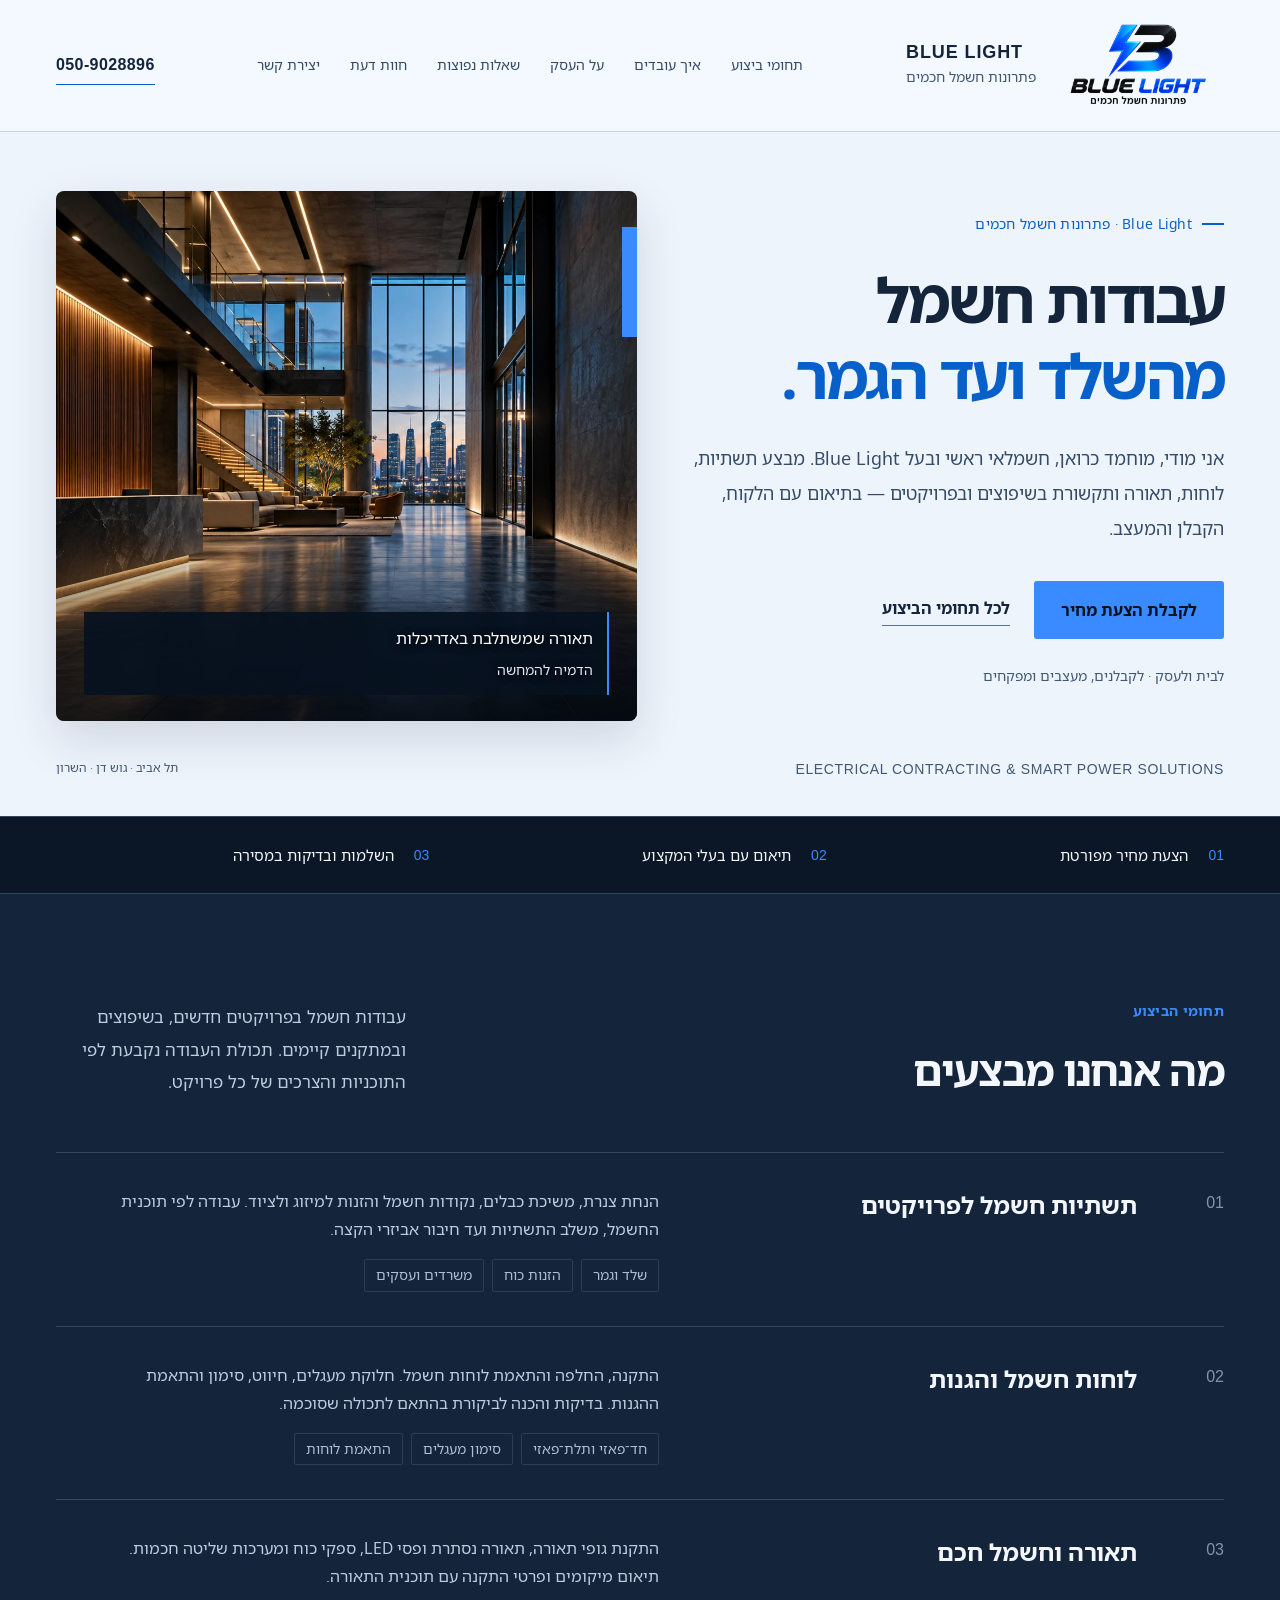
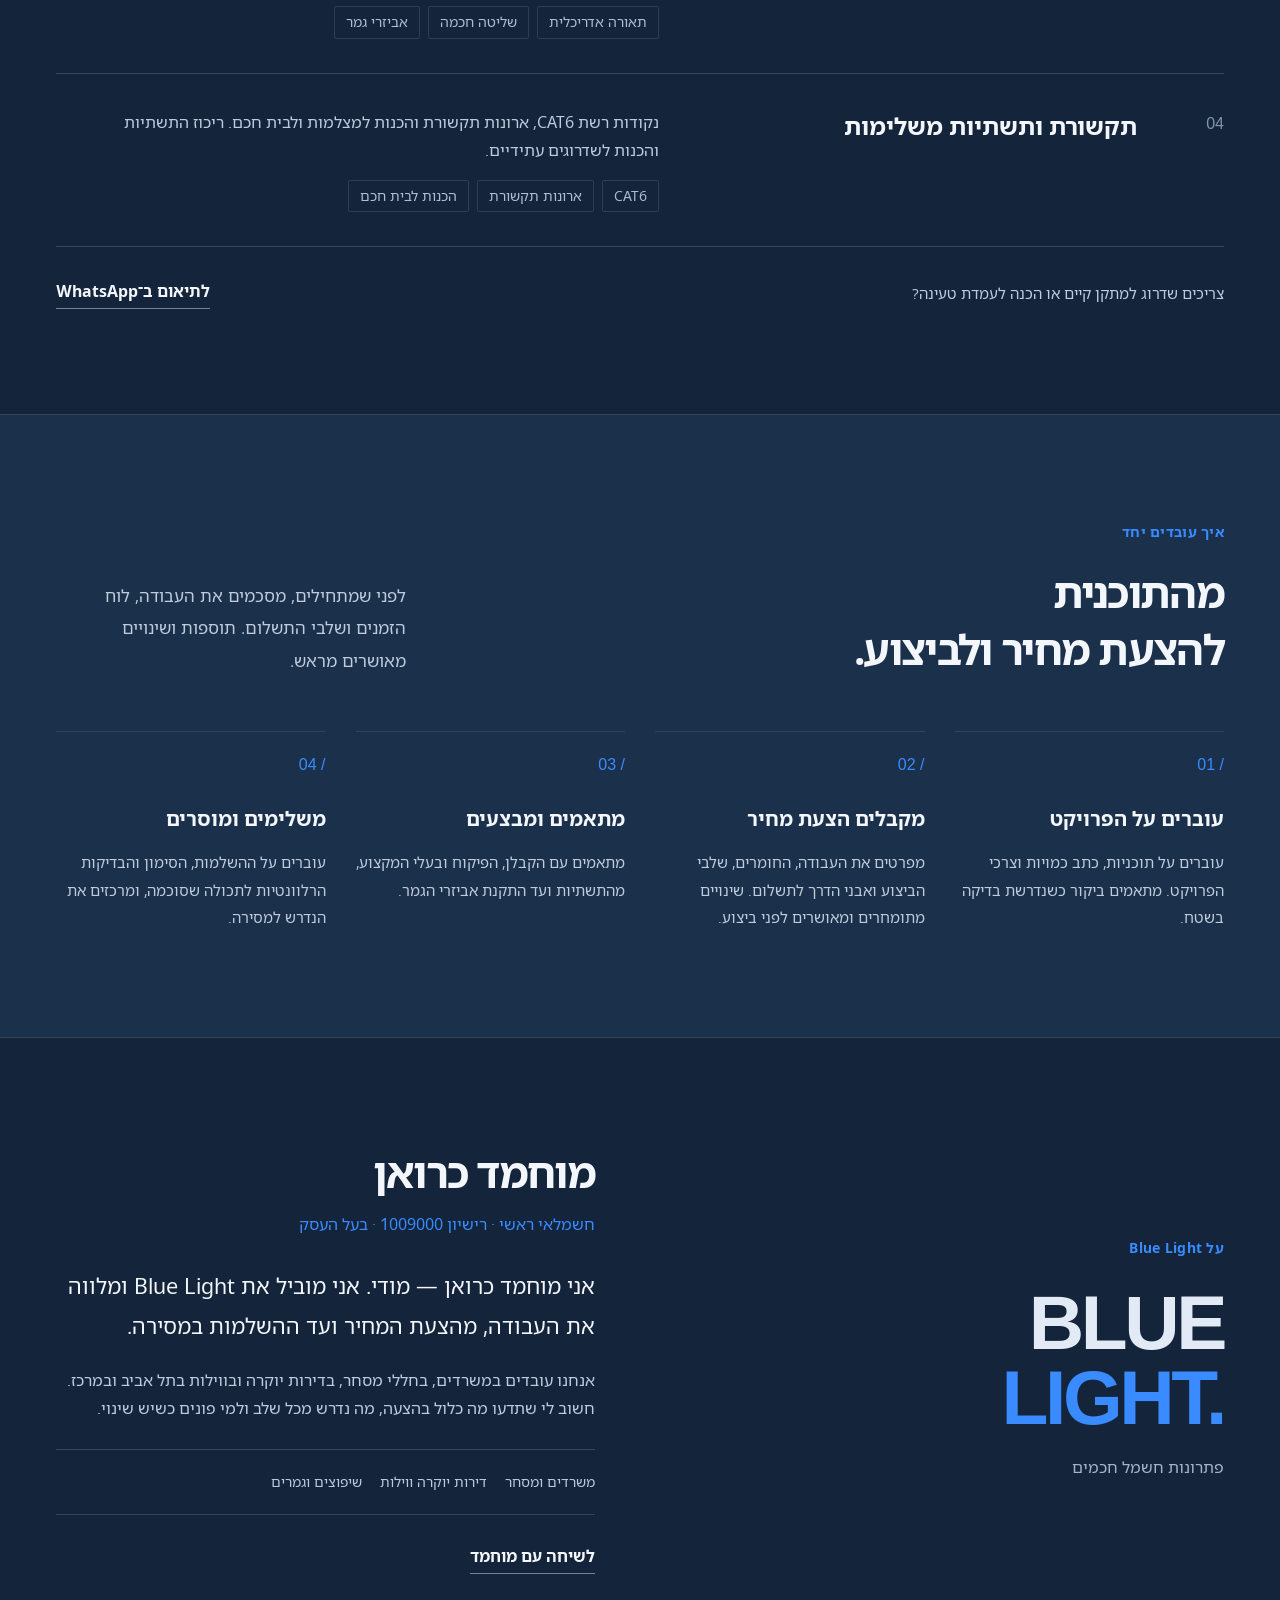
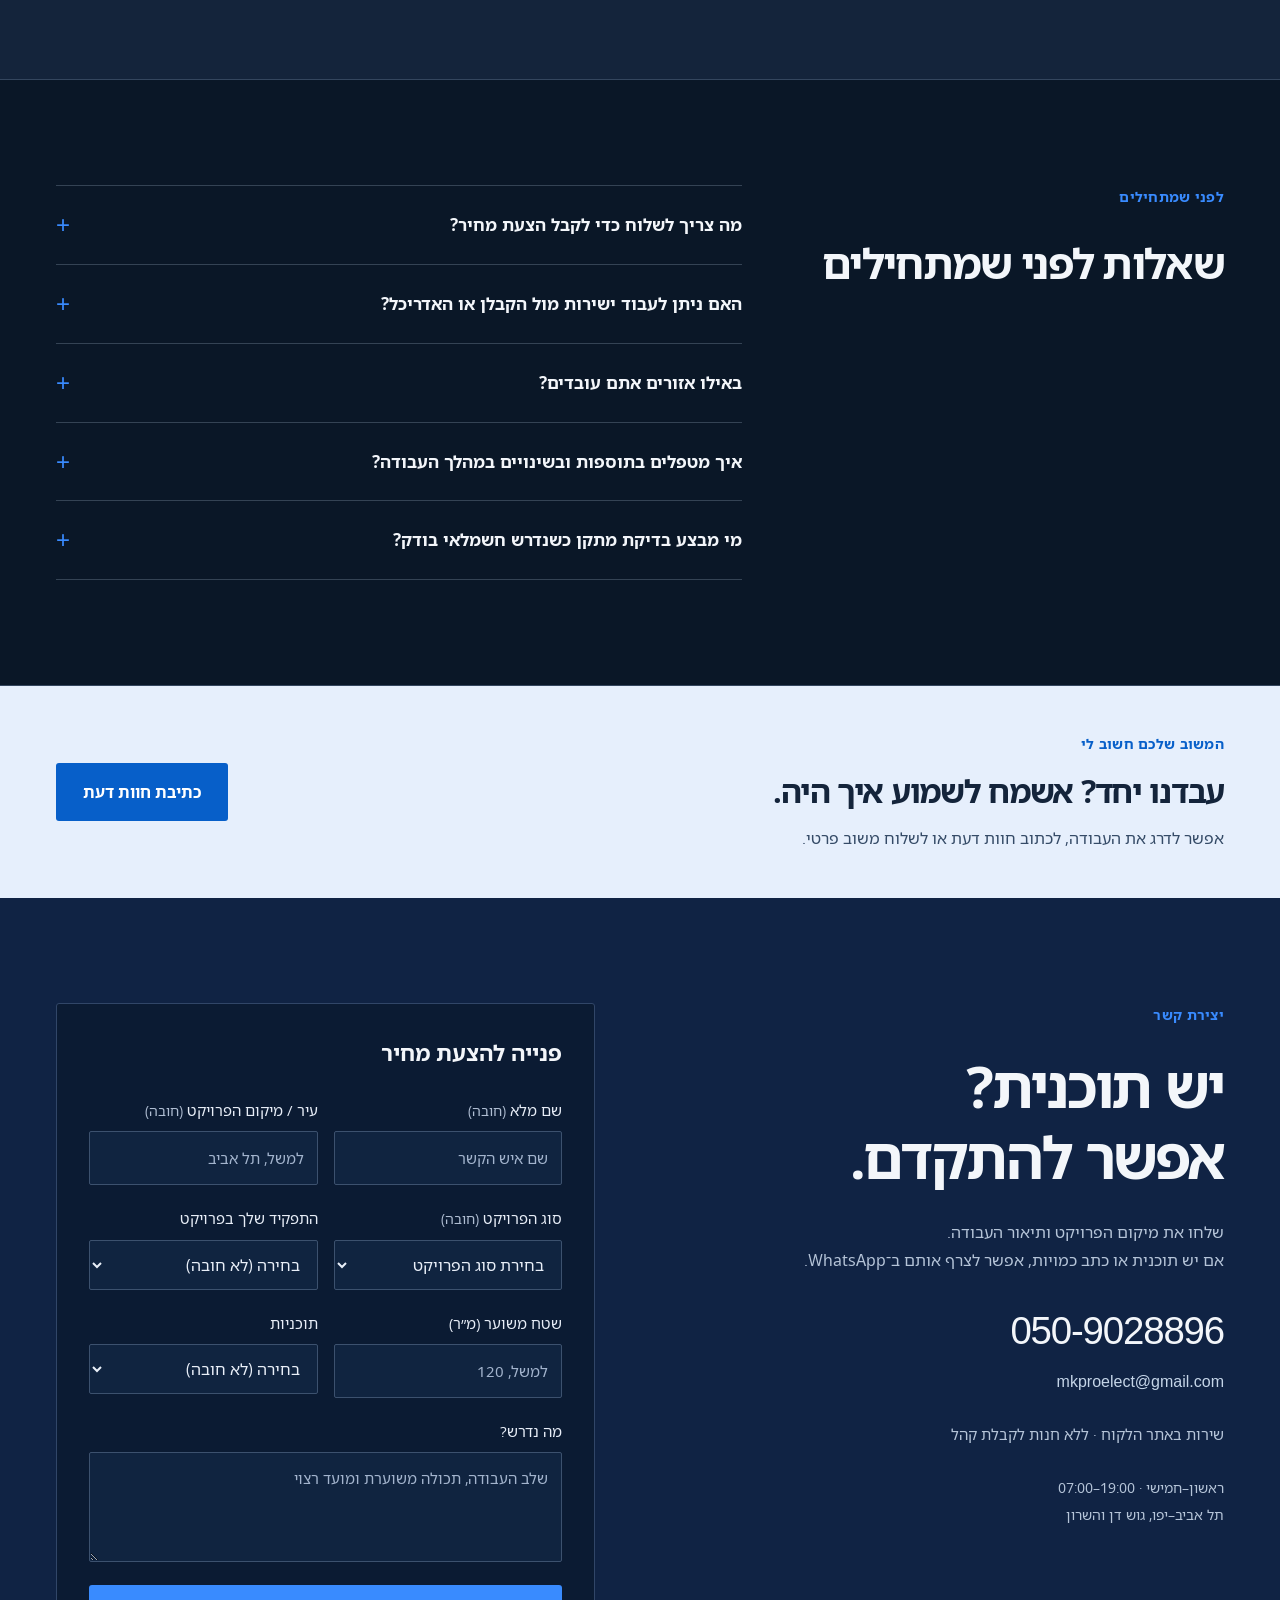
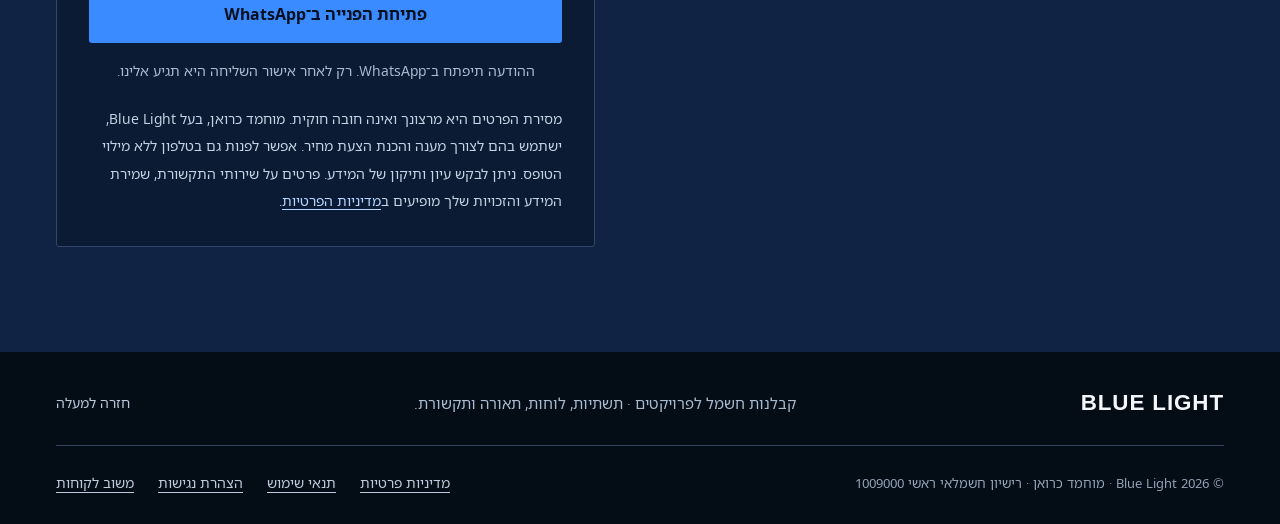
<file: index.html>
<!doctype html>
<html lang="he" dir="rtl">
<head>
  <meta charset="utf-8">
  <meta name="viewport" content="width=device-width,initial-scale=1">
  <meta name="theme-color" content="#f4f8ff">
  <meta name="referrer" content="no-referrer">
  <title>Blue Light | קבלנות חשמל ותשתיות לפרויקטים</title>
  <meta name="description" content="Blue Light בהובלת מוחמד כרואן — תשתיות חשמל, לוחות, תאורה חכמה ותקשורת לפרויקטים, עסקים ובתי פרימיום בתל אביב וגוש דן. לתיאום: 050-9028896.">
  <meta property="og:title" content="Blue Light | קבלנות חשמל ותשתיות לפרויקטים">
  <meta property="og:description" content="קבלנות חשמל, תשתיות חכמות ופתרונות חשמל לפרויקטים. בהובלת מוחמד כרואן, חשמלאי ראשי.">
  <meta property="og:type" content="website">
  <meta property="og:locale" content="he_IL">
  <meta property="og:site_name" content="Blue Light">
  <meta property="og:url" content="https://bluelight-electric.co.il/">
  <meta property="og:image" content="https://bluelight-electric.co.il/assets/og-image.jpg">
  <meta property="og:image:width" content="1200">
  <meta property="og:image:height" content="630">
  <meta property="og:image:alt" content="לוגו Blue Light — פתרונות חשמל חכמים">
  <meta name="twitter:card" content="summary_large_image">
  <link rel="canonical" href="https://bluelight-electric.co.il/">
  <script type="application/ld+json">{"@context":"https://schema.org","@type":"Electrician","name":"Blue Light – פתרונות חשמל חכמים","url":"https://bluelight-electric.co.il/","image":"https://bluelight-electric.co.il/assets/og-image.jpg","telephone":"+972-50-902-8896","email":"mkproelect@gmail.com","founder":{"@type":"Person","name":"מוחמד כרואן"},"areaServed":["תל אביב-יפו","גוש דן","השרון"],"openingHoursSpecification":[{"@type":"OpeningHoursSpecification","dayOfWeek":["Sunday","Monday","Tuesday","Wednesday","Thursday"],"opens":"07:00","closes":"19:00"}]}</script>
  <link rel="icon" type="image/svg+xml" href="data:image/svg+xml,%3Csvg xmlns='http://www.w3.org/2000/svg' viewBox='0 0 32 32'%3E%3Crect width='32' height='32' rx='7' fill='%2307111f'/%3E%3Cpath d='M18 3 7 18h8l-1 11 11-16h-8z' fill='%233f8cff'/%3E%3C/svg%3E">
  <link rel="stylesheet" href="/styles.css">
  <link rel="preload" href="/assets/noto-hebrew-regular.ttf" as="font" type="font/ttf" crossorigin>
  <script src="/site.js" defer></script>
</head>
<body class="no-js">
  <a class="skip-link" href="#main">דילוג לתוכן</a>
  <header class="site-header">
    <div class="header-inner container">
      <a class="brand" href="#home" aria-label="Blue Light — לעמוד הבית">
        <img src="/assets/blue-light-logo.png" alt="לוגו Blue Light" width="120" height="80">
        <span class="brand-text"><b dir="ltr">BLUE LIGHT</b><small>פתרונות חשמל חכמים</small></span>
      </a>
      <nav id="main-nav" aria-label="ניווט ראשי">
        <a href="#services">תחומי ביצוע</a>
        <a href="#approach">איך עובדים</a>
        <a href="#about">על העסק</a>
        <a href="#faq">שאלות נפוצות</a>
        <a href="/review.html">חוות דעת</a>
        <a href="#contact">יצירת קשר</a>
      </nav>
      <a class="header-contact" href="tel:+972509028896" dir="ltr">050-9028896</a>
      <button class="menu-toggle" aria-controls="main-nav" aria-expanded="false" aria-label="פתיחת תפריט"><span></span><span></span></button>
    </div>
  </header>
  <main id="main" tabindex="-1">
    <section class="hero" id="home" aria-labelledby="hero-title">
      <div class="hero-layout container">
        <div class="hero-copy">
          <p class="eyebrow"><span class="tiny-line"></span> Blue Light · פתרונות חשמל חכמים</p>
          <h1 id="hero-title">עבודות חשמל<br><span>מהשלד ועד הגמר.</span></h1>
          <p class="hero-description">אני מודי, מוחמד כרואן, חשמלאי ראשי ובעל Blue Light. מבצע תשתיות, לוחות, תאורה ותקשורת בשיפוצים ובפרויקטים — בתיאום עם הלקוח, הקבלן והמעצב.</p>
          <div class="hero-actions">
            <a class="button primary" href="#contact">לקבלת הצעת מחיר</a>
            <a class="text-link" href="#services">לכל תחומי הביצוע</a>
          </div>
          <p class="hero-audience">לבית ולעסק · לקבלנים, מעצבים ומפקחים</p>
        </div>
        <figure class="hero-visual">
          <img src="/assets/architectural-lighting.webp" alt="הדמיה של חלל משרדי עם תאורה ליניארית חמה ותשתיות משולבות באדריכלות" width="1672" height="941" fetchpriority="high">
          <figcaption><span>תאורה שמשתלבת באדריכלות</span><small>הדמיה להמחשה</small></figcaption>
          <span class="image-accent" aria-hidden="true"></span>
        </figure>
      </div>
      <div class="hero-baseline container"><span dir="ltr">ELECTRICAL CONTRACTING & SMART POWER SOLUTIONS</span><span>תל אביב · גוש דן · השרון</span></div>
    </section>

    <section class="intro-bar" aria-label="עקרונות העבודה"><div class="container intro-grid">
      <p><span>01</span> הצעת מחיר מפורטת</p>
      <p><span>02</span> תיאום עם בעלי המקצוע</p>
      <p><span>03</span> השלמות ובדיקות במסירה</p>
    </div></section>

    <section id="services" class="services section container" aria-labelledby="services-title">
      <div class="section-heading"><div><p class="eyebrow">תחומי הביצוע</p><h2 id="services-title">מה אנחנו מבצעים</h2></div><p class="section-intro">עבודות חשמל בפרויקטים חדשים, בשיפוצים ובמתקנים קיימים. תכולת העבודה נקבעת לפי התוכניות והצרכים של כל פרויקט.</p></div>
      <div class="service-list">
        <article class="service-row"><span class="row-number">01</span><h3>תשתיות חשמל לפרויקטים</h3><div><p>הנחת צנרת, משיכת כבלים, נקודות חשמל והזנות למיזוג ולציוד. עבודה לפי תוכנית החשמל, משלב התשתיות ועד חיבור אביזרי הקצה.</p><ul class="tags"><li>שלד וגמר</li><li>הזנות כוח</li><li>משרדים ועסקים</li></ul></div></article>
        <article class="service-row"><span class="row-number">02</span><h3>לוחות חשמל והגנות</h3><div><p>התקנה, החלפה והתאמת לוחות חשמל. חלוקת מעגלים, חיווט, סימון והתאמת ההגנות. בדיקות והכנה לביקורת בהתאם לתכולה שסוכמה.</p><ul class="tags"><li>חד־פאזי ותלת־פאזי</li><li>סימון מעגלים</li><li>התאמת לוחות</li></ul></div></article>
        <article class="service-row"><span class="row-number">03</span><h3>תאורה וחשמל חכם</h3><div><p>התקנת גופי תאורה, תאורה נסתרת ופסי LED, ספקי כוח ומערכות שליטה חכמות. תיאום מיקומים ופרטי התקנה עם תוכנית התאורה.</p><ul class="tags"><li>תאורה אדריכלית</li><li>שליטה חכמה</li><li>אביזרי גמר</li></ul></div></article>
        <article class="service-row"><span class="row-number">04</span><h3>תקשורת ותשתיות משלימות</h3><div><p>נקודות רשת CAT6, ארונות תקשורת והכנות למצלמות ולבית חכם. ריכוז התשתיות והכנות לשדרוגים עתידיים.</p><ul class="tags"><li>CAT6</li><li>ארונות תקשורת</li><li>הכנות לבית חכם</li></ul></div></article>
      </div>
      <div class="service-footer"><p>צריכים שדרוג למתקן קיים או הכנה לעמדת טעינה?</p><a class="text-link" href="https://wa.me/972509028896?text=%D7%A9%D7%9C%D7%95%D7%9D%20%D7%9E%D7%95%D7%97%D7%9E%D7%93%2C%20%D7%90%D7%A9%D7%9E%D7%97%20%D7%9C%D7%AA%D7%90%D7%9D%20%D7%A2%D7%91%D7%95%D7%93%D7%AA%20%D7%97%D7%A9%D7%9E%D7%9C." target="_blank" rel="noopener noreferrer">לתיאום ב־WhatsApp<span class="sr-only"> (ייפתח בלשונית חדשה)</span></a></div>
    </section>

    <section class="approach section" id="approach" aria-labelledby="approach-title"><div class="container">
      <div class="section-heading"><div><p class="eyebrow">איך עובדים יחד</p><h2 id="approach-title">מהתוכנית<br>להצעת מחיר ולביצוע.</h2></div><p class="section-intro">לפני שמתחילים, מסכמים את העבודה, לוח הזמנים ושלבי התשלום. תוספות ושינויים מאושרים מראש.</p></div>
      <div class="steps">
        <article><span class="step-number">01 /</span><h3>עוברים על הפרויקט</h3><p>עוברים על תוכניות, כתב כמויות וצרכי הפרויקט. מתאמים ביקור כשנדרשת בדיקה בשטח.</p></article>
        <article><span class="step-number">02 /</span><h3>מקבלים הצעת מחיר</h3><p>מפרטים את העבודה, החומרים, שלבי הביצוע ואבני הדרך לתשלום. שינויים מתומחרים ומאושרים לפני ביצוע.</p></article>
        <article><span class="step-number">03 /</span><h3>מתאמים ומבצעים</h3><p>מתאמים עם הקבלן, הפיקוח ובעלי המקצוע, מהתשתיות ועד התקנת אביזרי הגמר.</p></article>
        <article><span class="step-number">04 /</span><h3>משלימים ומוסרים</h3><p>עוברים על ההשלמות, הסימון והבדיקות הרלוונטיות לתכולה שסוכמה, ומרכזים את הנדרש למסירה.</p></article>
      </div>
    </div></section>

    <section id="about" class="about section container" aria-labelledby="about-title">
      <div class="about-label"><p class="eyebrow">על Blue Light</p><p class="about-wordmark" dir="ltr">BLUE<br><span>LIGHT.</span></p><p class="about-caption">פתרונות חשמל חכמים</p></div>
      <div class="about-copy"><h2 id="about-title">מוחמד כרואן</h2><p class="about-role">חשמלאי ראשי · רישיון 1009000 · בעל העסק</p><p class="about-lead">אני מוחמד כרואן — מודי. אני מוביל את Blue Light ומלווה את העבודה, מהצעת המחיר ועד ההשלמות במסירה.</p><p>אנחנו עובדים במשרדים, בחללי מסחר, בדירות יוקרה ובווילות בתל אביב ובמרכז. חשוב לי שתדעו מה כלול בהצעה, מה נדרש מכל שלב ולמי פונים כשיש שינוי.</p><div class="project-types"><span>משרדים ומסחר</span><span>דירות יוקרה ווילות</span><span>שיפוצים וגמרים</span></div><a class="text-link" href="tel:+972509028896">לשיחה עם מוחמד</a></div>
    </section>

    <section id="faq" class="faq-section section" aria-labelledby="faq-title"><div class="container faq-layout"><div><p class="eyebrow">לפני שמתחילים</p><h2 id="faq-title">שאלות לפני שמתחילים</h2></div><div class="faq-list">
      <details><summary>מה צריך לשלוח כדי לקבל הצעת מחיר?</summary><p>כתובת הפרויקט, סוג הנכס, שלב הביצוע ותיאור העבודה. תוכנית חשמל, כתב כמויות ותמונות יעזרו לדייק את התכולה. ניתן לצרף אותם בשיחת ה־WhatsApp.</p></details>
      <details><summary>האם ניתן לעבוד ישירות מול הקבלן או האדריכל?</summary><p>כן. התיאום יכול להתבצע מול הקבלן, המפקח או האדריכל, בהתאם למבנה הפרויקט ולחלוקת האחריות שסוכמה.</p></details>
      <details><summary>באילו אזורים אתם עובדים?</summary><p>עיקר הפעילות בתל אביב–יפו ובגוש דן, וכן באזור השרון. התאמה לפרויקט באזור אחר נבדקת לפי היקף העבודה והזמינות.</p></details>
      <details><summary>איך מטפלים בתוספות ובשינויים במהלך העבודה?</summary><p>מגדירים את השינוי, בודקים את השפעתו על הביצוע ומאשרים תכולה ותמחור לפני שמתקדמים.</p></details>
      <details><summary>מי מבצע בדיקת מתקן כשנדרש חשמלאי בודק?</summary><p>עבודות החשמל מבוצעות במסגרת סמכויות הרישיון. בדיקה המחייבת חשמלאי בודק מתואמת מראש ומסוכמת בנפרד בהצעת המחיר.</p></details>
    </div></div></section>

    <section class="feedback-band" aria-labelledby="feedback-title"><div class="container feedback-inner"><div><p class="eyebrow">המשוב שלכם חשוב לי</p><h2 id="feedback-title">עבדנו יחד? אשמח לשמוע איך היה.</h2><p>אפשר לדרג את העבודה, לכתוב חוות דעת או לשלוח משוב פרטי.</p></div><a class="button feedback-button" href="/review.html">כתיבת חוות דעת</a></div></section>

    <section id="contact" class="contact section" aria-labelledby="contact-title"><div class="container contact-layout">
      <div class="contact-copy"><p class="eyebrow">יצירת קשר</p><h2 id="contact-title">יש תוכנית?<br>אפשר להתקדם.</h2><p>שלחו את מיקום הפרויקט ותיאור העבודה.<br>אם יש תוכנית או כתב כמויות, אפשר לצרף אותם ב־WhatsApp.</p><a class="contact-phone" dir="ltr" href="tel:+972509028896">050-9028896</a><a class="contact-email" dir="ltr" href="mailto:mkproelect@gmail.com">mkproelect@gmail.com</a><p class="business-notice">שירות באתר הלקוח · ללא חנות לקבלת קהל</p><p class="hours">ראשון–חמישי · <bdi>07:00–19:00</bdi><br>תל אביב–יפו, גוש דן והשרון</p></div>
      <noscript><div class="no-script-note">אפשר לקבל הצעת מחיר בטלפון <a href="tel:+972509028896" dir="ltr">050-9028896</a> או בדוא״ל <a href="mailto:mkproelect@gmail.com" dir="ltr">mkproelect@gmail.com</a>.</div></noscript>
      <form id="project-form" class="project-form" method="post" novalidate aria-describedby="privacy-notice">
        <h3>פנייה להצעת מחיר</h3>
        <div class="form-row"><div class="field"><label for="name">שם מלא <span>(חובה)</span></label><input id="name" aria-describedby="name-error" name="name" autocomplete="name" required maxlength="80" placeholder="שם איש הקשר"><span id="name-error" class="field-error" hidden></span></div><div class="field"><label for="city">עיר / מיקום הפרויקט <span>(חובה)</span></label><input id="city" aria-describedby="city-error" name="city" autocomplete="address-level2" required maxlength="100" placeholder="למשל, תל אביב"><span id="city-error" class="field-error" hidden></span></div></div>
        <div class="form-row"><div class="field"><label for="project-type">סוג הפרויקט <span>(חובה)</span></label><select id="project-type" aria-describedby="project-type-error" name="projectType" required><option value="" disabled selected>בחירת סוג הפרויקט</option><option>משרד / עסק</option><option>בית / דירה</option><option>שיפוץ / עבודות גמר</option><option>תשתיות / פרויקט קבלני</option><option>לוח חשמל / שדרוג מתקן</option><option>שירות / עבודה אחרת</option></select><span id="project-type-error" class="field-error" hidden></span></div><div class="field"><label for="role">התפקיד שלך בפרויקט</label><select id="role" name="role"><option value="" selected>בחירה (לא חובה)</option><option>יזם</option><option>קבלן ראשי</option><option>אדריכל / מעצב פנים</option><option>מפקח / מנהל פרויקט</option><option>בעל הנכס</option></select></div></div>
        <div class="form-row"><div class="field"><label for="area">שטח משוער (מ״ר)</label><input id="area" name="area" inputmode="numeric" maxlength="20" placeholder="למשל, 120"></div><div class="field"><label for="plans">תוכניות</label><select id="plans" name="plans"><option value="" selected>בחירה (לא חובה)</option><option>יש תוכנית חשמל</option><option>יש תוכנית וכתב כמויות</option><option>אין עדיין תוכנית</option></select></div></div>
        <div class="field"><label for="description">מה נדרש?</label><textarea id="description" name="description" rows="3" maxlength="1500" placeholder="שלב העבודה, תכולה משוערת ומועד רצוי"></textarea></div>
        <button type="submit" class="button primary">פתיחת הפנייה ב־WhatsApp</button>
        <p class="form-note">ההודעה תיפתח ב־WhatsApp. רק לאחר אישור השליחה היא תגיע אלינו.</p>
        <p id="privacy-notice" class="privacy-notice">מסירת הפרטים היא מרצונך ואינה חובה חוקית. מוחמד כרואן, בעל Blue Light, ישתמש בהם לצורך מענה והכנת הצעת מחיר. אפשר לפנות גם בטלפון ללא מילוי הטופס. ניתן לבקש עיון ותיקון של המידע. פרטים על שירותי התקשורת, שמירת המידע והזכויות שלך מופיעים ב<a href="/privacy.html">מדיניות הפרטיות</a>.</p>
        <div id="form-errors" class="form-errors" role="alert" tabindex="-1" hidden></div>
        <p id="form-status" class="form-status" role="status" hidden></p>
      </form>
    </div></section>
  </main>
  <footer class="site-footer"><div class="container"><div class="footer-top"><a class="footer-wordmark" dir="ltr" href="#home">BLUE LIGHT</a><p>קבלנות חשמל לפרויקטים · תשתיות, לוחות, תאורה ותקשורת.</p><a href="#home">חזרה למעלה</a></div><div class="footer-bottom"><p>© <span id="year">2026</span> Blue Light · מוחמד כרואן · רישיון חשמלאי ראשי 1009000</p><nav class="footer-legal" aria-label="מידע משפטי, נגישות ומשוב"><a href="/privacy.html">מדיניות פרטיות</a><a href="/terms.html">תנאי שימוש</a><a href="/accessibility.html">הצהרת נגישות</a><a href="/review.html">משוב לקוחות</a></nav></div></div></footer>
  <a class="mobile-contact" href="https://wa.me/972509028896" target="_blank" rel="noopener noreferrer">לתיאום ב־WhatsApp<span class="sr-only"> (ייפתח בלשונית חדשה)</span></a>
</body>
</html>
</file>
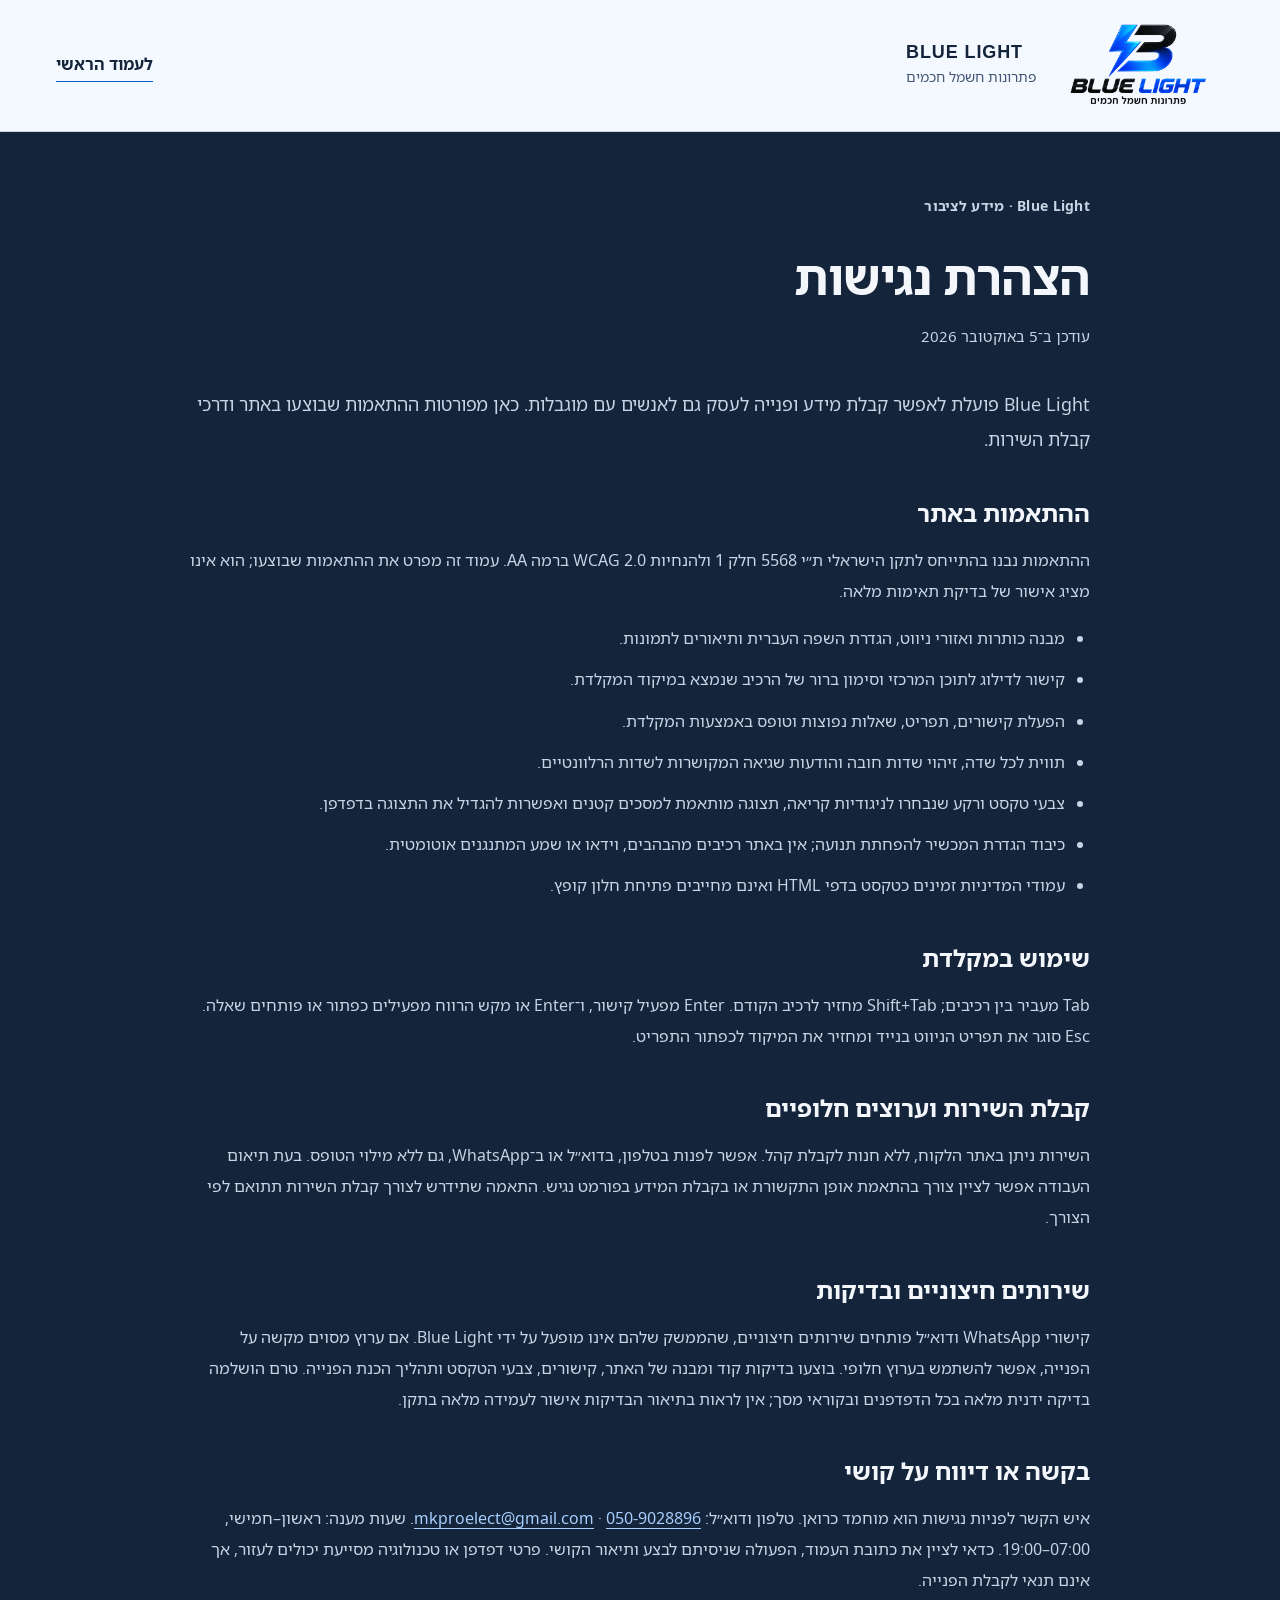
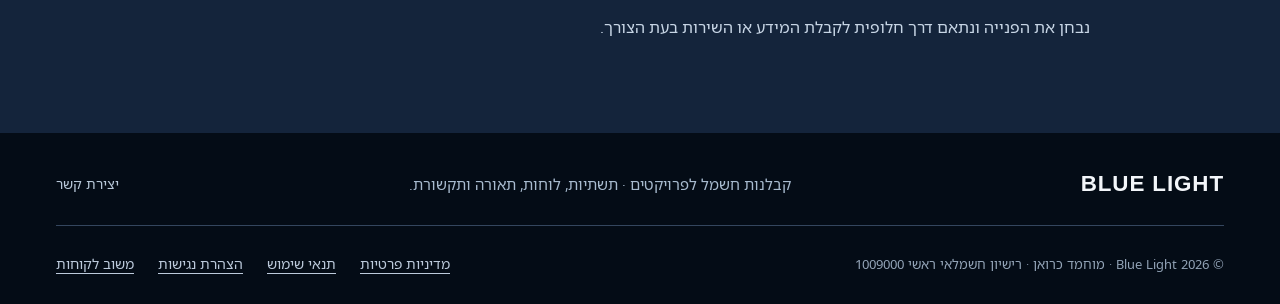
<file: accessibility.html>
<!doctype html><html lang="he" dir="rtl"><head><meta charset="utf-8"><meta name="viewport" content="width=device-width,initial-scale=1"><meta name="theme-color" content="#f4f8ff"><meta name="referrer" content="no-referrer"><title>הצהרת נגישות | Blue Light</title><meta name="description" content="התאמות האתר ודרכי פנייה באתר Blue Light. פרטי קשר: 050-9028896."><link rel="stylesheet" href="/styles.css"><link rel="icon" type="image/svg+xml" href="data:image/svg+xml,%3Csvg xmlns='http://www.w3.org/2000/svg' viewBox='0 0 32 32'%3E%3Crect width='32' height='32' rx='7' fill='%2307111f'/%3E%3Cpath d='M18 3 7 18h8l-1 11 11-16h-8z' fill='%233f8cff'/%3E%3C/svg%3E"><script src="/site.js" defer></script><link rel="canonical" href="https://bluelight-electric.co.il/accessibility.html"></head><body class="no-js"><a class="skip-link" href="#main">דילוג לתוכן</a><header class="site-header"><div class="header-inner container"><a class="brand" href="/" aria-label="Blue Light — לעמוד הבית"><img src="/assets/blue-light-logo.png" alt="לוגו Blue Light" width="120" height="80"><span class="brand-text"><b dir="ltr">BLUE LIGHT</b><small>פתרונות חשמל חכמים</small></span></a><a class="text-link" href="/">לעמוד הראשי</a></div></header><main id="main" tabindex="-1" class="container legal-page"><article><p class="eyebrow">Blue Light · מידע לציבור</p><h1>הצהרת נגישות</h1><p class="legal-date">עודכן ב־5 באוקטובר 2026</p>
<p class="legal-intro">Blue Light פועלת לאפשר קבלת מידע ופנייה לעסק גם לאנשים עם מוגבלות. כאן מפורטות ההתאמות שבוצעו באתר ודרכי קבלת השירות.</p>
<h2>ההתאמות באתר</h2><p>ההתאמות נבנו בהתייחס לתקן הישראלי ת״י 5568 חלק 1 ולהנחיות WCAG 2.0 ברמה AA. עמוד זה מפרט את ההתאמות שבוצעו; הוא אינו מציג אישור של בדיקת תאימות מלאה.</p>
<ul><li>מבנה כותרות ואזורי ניווט, הגדרת השפה העברית ותיאורים לתמונות.</li><li>קישור לדילוג לתוכן המרכזי וסימון ברור של הרכיב שנמצא במיקוד המקלדת.</li><li>הפעלת קישורים, תפריט, שאלות נפוצות וטופס באמצעות המקלדת.</li><li>תווית לכל שדה, זיהוי שדות חובה והודעות שגיאה המקושרות לשדות הרלוונטיים.</li><li>צבעי טקסט ורקע שנבחרו לניגודיות קריאה, תצוגה מותאמת למסכים קטנים ואפשרות להגדיל את התצוגה בדפדפן.</li><li>כיבוד הגדרת המכשיר להפחתת תנועה; אין באתר רכיבים מהבהבים, וידאו או שמע המתנגנים אוטומטית.</li><li>עמודי המדיניות זמינים כטקסט בדפי HTML ואינם מחייבים פתיחת חלון קופץ.</li></ul>
<h2>שימוש במקלדת</h2><p>Tab מעביר בין רכיבים; Shift+Tab מחזיר לרכיב הקודם. Enter מפעיל קישור, ו־Enter או מקש הרווח מפעילים כפתור או פותחים שאלה. Esc סוגר את תפריט הניווט בנייד ומחזיר את המיקוד לכפתור התפריט.</p>
<h2>קבלת השירות וערוצים חלופיים</h2><p>השירות ניתן באתר הלקוח, ללא חנות לקבלת קהל. אפשר לפנות בטלפון, בדוא״ל או ב־WhatsApp, גם ללא מילוי הטופס. בעת תיאום העבודה אפשר לציין צורך בהתאמת אופן התקשורת או בקבלת המידע בפורמט נגיש. התאמה שתידרש לצורך קבלת השירות תתואם לפי הצורך.</p>
<h2>שירותים חיצוניים ובדיקות</h2><p>קישורי WhatsApp ודוא״ל פותחים שירותים חיצוניים, שהממשק שלהם אינו מופעל על ידי Blue Light. אם ערוץ מסוים מקשה על הפנייה, אפשר להשתמש בערוץ חלופי. בוצעו בדיקות קוד ומבנה של האתר, קישורים, צבעי הטקסט ותהליך הכנת הפנייה. טרם הושלמה בדיקה ידנית מלאה בכל הדפדפנים ובקוראי מסך; אין לראות בתיאור הבדיקות אישור לעמידה מלאה בתקן.</p>
<h2>בקשה או דיווח על קושי</h2><p>איש הקשר לפניות נגישות הוא מוחמד כרואן. טלפון ודוא״ל: <a href="tel:+972509028896" dir="ltr">050-9028896</a> · <a href="mailto:mkproelect@gmail.com" dir="ltr">mkproelect@gmail.com</a>. שעות מענה: ראשון–חמישי, 07:00–19:00. כדאי לציין את כתובת העמוד, הפעולה שניסיתם לבצע ותיאור הקושי. פרטי דפדפן או טכנולוגיה מסייעת יכולים לעזור, אך אינם תנאי לקבלת הפנייה.</p>
<p>נבחן את הפנייה ונתאם דרך חלופית לקבלת המידע או השירות בעת הצורך.</p>
</article></main><footer class="site-footer"><div class="container"><div class="footer-top"><a class="footer-wordmark" dir="ltr" href="/">BLUE LIGHT</a><p>קבלנות חשמל לפרויקטים · תשתיות, לוחות, תאורה ותקשורת.</p><a href="/#contact">יצירת קשר</a></div><div class="footer-bottom"><p>© <span id="year">2026</span> Blue Light · מוחמד כרואן · רישיון חשמלאי ראשי 1009000</p><nav class="footer-legal" aria-label="מידע משפטי, נגישות ומשוב"><a href="/privacy.html">מדיניות פרטיות</a><a href="/terms.html">תנאי שימוש</a><a href="/accessibility.html">הצהרת נגישות</a><a href="/review.html">משוב לקוחות</a></nav></div></div></footer></body></html>
</file>
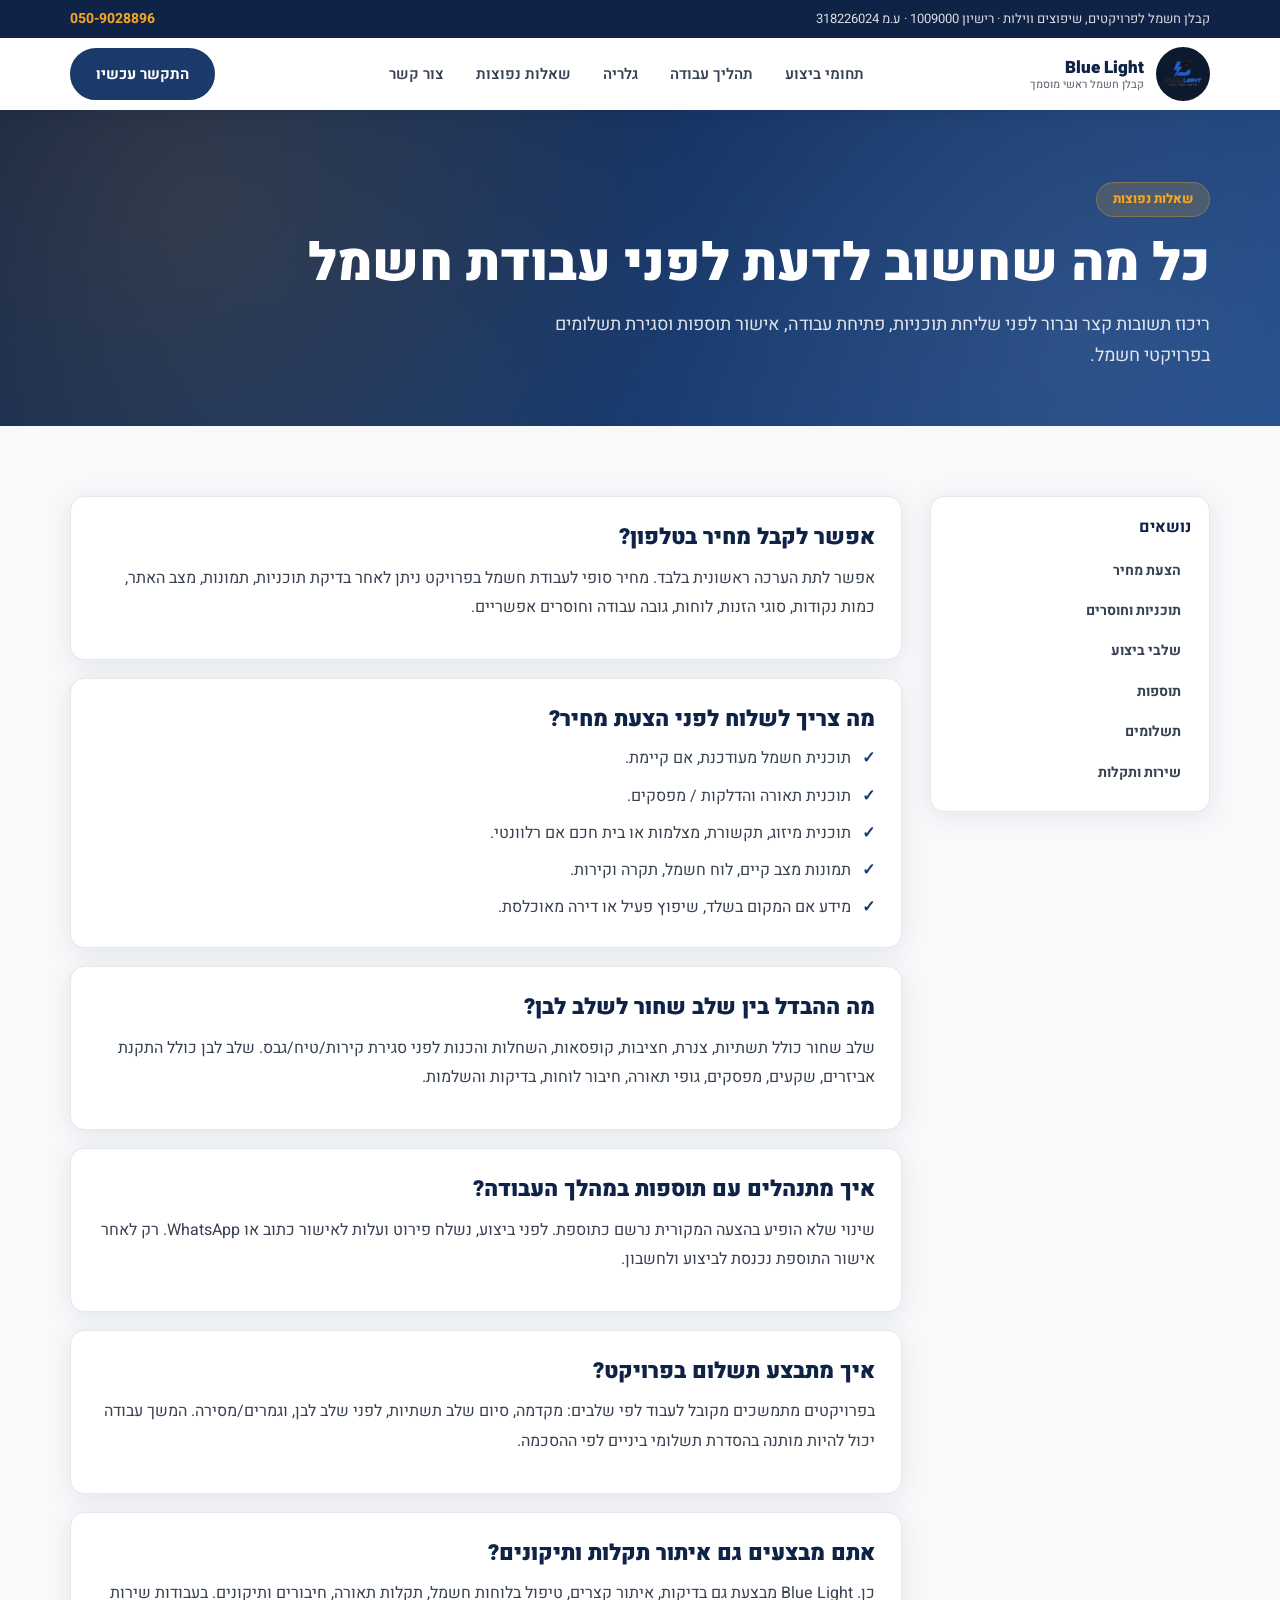
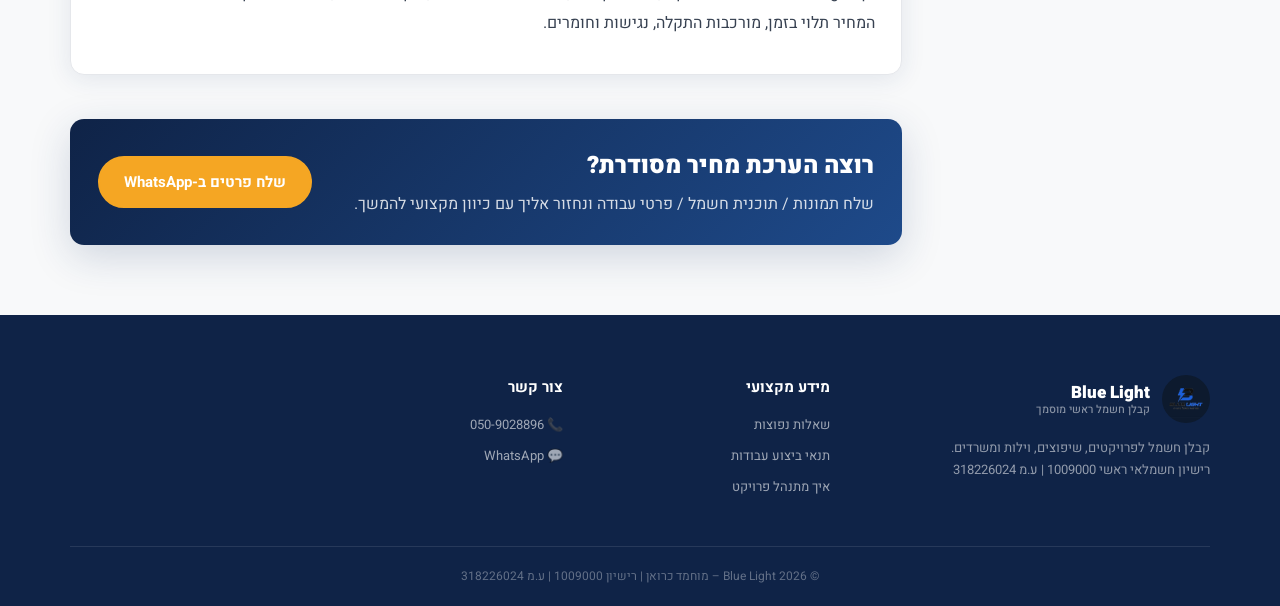
<file: faq.html>
<!DOCTYPE html>
<html lang="he" dir="rtl">
<head>
  <meta charset="UTF-8">
  <meta name="viewport" content="width=device-width, initial-scale=1.0">
  <link rel="icon" type="image/jpeg" href="logo.png">
  <link rel="preconnect" href="https://fonts.googleapis.com">
  <link rel="preconnect" href="https://fonts.gstatic.com" crossorigin>
  <link href="https://fonts.googleapis.com/css2?family=Heebo:wght@300;400;500;600;700;800;900&display=swap" rel="stylesheet">
  <link rel="stylesheet" href="style.css">
  <link rel="stylesheet" href="page.css">
  <meta name="description" content="שאלות נפוצות על עבודות חשמל לפרויקטים, שיפוצים, לוחות, תאורה, תוספות והצעות מחיר עם Blue Light.">
  <link rel="canonical" href="https://bluelight-electric.co.il/faq.html">
  <title>שאלות נפוצות | Blue Light – קבלן חשמל לפרויקטים</title>
</head>
<body>
  <a class="skip-link" href="#main-content">דלג לתוכן הראשי</a>
  <div class="top-bar"><div class="container"><div class="top-bar-inner"><span class="top-bar-text">קבלן חשמל לפרויקטים, שיפוצים ווילות · רישיון 1009000 · ע.מ 318226024</span><a href="tel:0509028896" class="top-bar-phone">050-9028896</a></div></div></div>
  <header class="header" id="header"><div class="container"><div class="header-inner"><a href="index.html" class="logo"><img src="logo.png" alt="Blue Light חשמל" class="logo-img"><div class="logo-text"><span class="logo-name">Blue Light</span><span class="logo-sub">קבלן חשמל ראשי מוסמך</span></div></a><nav class="nav" id="nav"><ul class="nav-list"><li><a href="index.html#services" class="nav-link">תחומי ביצוע</a></li><li><a href="index.html#process" class="nav-link">תהליך עבודה</a></li><li><a href="index.html#gallery" class="nav-link">גלריה</a></li><li><a href="faq.html" class="nav-link">שאלות נפוצות</a></li><li><a href="index.html#contact" class="nav-link">צור קשר</a></li></ul></nav><a href="tel:0509028896" class="btn btn-primary header-cta">התקשר עכשיו</a><button class="hamburger" id="hamburger" aria-label="תפריט"><span></span><span></span><span></span></button></div></div></header>
  <main id="main-content" tabindex="-1">
    <section class="page-hero"><div class="container"><span class="page-kicker">שאלות נפוצות</span><h1 class="page-title">כל מה שחשוב לדעת לפני עבודת חשמל</h1><p class="page-subtitle">ריכוז תשובות קצר וברור לפני שליחת תוכניות, פתיחת עבודה, אישור תוספות וסגירת תשלומים בפרויקטי חשמל.</p></div></section>
    <section class="content-page"><div class="container content-layout"><aside class="page-sidebar" aria-label="ניווט בעמוד"><h2>נושאים</h2><a href="#quote">הצעת מחיר</a><a href="#plans">תוכניות וחוסרים</a><a href="#stages">שלבי ביצוע</a><a href="#extras">תוספות</a><a href="#payment">תשלומים</a><a href="#service">שירות ותקלות</a></aside><div class="info-stack">
      <article class="faq-item" id="quote"><h2>אפשר לקבל מחיר בטלפון?</h2><p>אפשר לתת הערכה ראשונית בלבד. מחיר סופי לעבודת חשמל בפרויקט ניתן לאחר בדיקת תוכניות, תמונות, מצב האתר, כמות נקודות, סוגי הזנות, לוחות, גובה עבודה וחוסרים אפשריים.</p></article>
      <article class="faq-item" id="plans"><h2>מה צריך לשלוח לפני הצעת מחיר?</h2><ul class="clean-list"><li>תוכנית חשמל מעודכנת, אם קיימת.</li><li>תוכנית תאורה והדלקות / מפסקים.</li><li>תוכנית מיזוג, תקשורת, מצלמות או בית חכם אם רלוונטי.</li><li>תמונות מצב קיים, לוח חשמל, תקרה וקירות.</li><li>מידע אם המקום בשלד, שיפוץ פעיל או דירה מאוכלסת.</li></ul></article>
      <article class="faq-item" id="stages"><h2>מה ההבדל בין שלב שחור לשלב לבן?</h2><p>שלב שחור כולל תשתיות, צנרת, חציבות, קופסאות, השחלות והכנות לפני סגירת קירות/טיח/גבס. שלב לבן כולל התקנת אביזרים, שקעים, מפסקים, גופי תאורה, חיבור לוחות, בדיקות והשלמות.</p></article>
      <article class="faq-item" id="extras"><h2>איך מתנהלים עם תוספות במהלך העבודה?</h2><p>שינוי שלא הופיע בהצעה המקורית נרשם כתוספת. לפני ביצוע, נשלח פירוט ועלות לאישור כתוב או WhatsApp. רק לאחר אישור התוספת נכנסת לביצוע ולחשבון.</p></article>
      <article class="faq-item" id="payment"><h2>איך מתבצע תשלום בפרויקט?</h2><p>בפרויקטים מתמשכים מקובל לעבוד לפי שלבים: מקדמה, סיום שלב תשתיות, לפני שלב לבן, וגמרים/מסירה. המשך עבודה יכול להיות מותנה בהסדרת תשלומי ביניים לפי ההסכמה.</p></article>
      <article class="faq-item" id="service"><h2>אתם מבצעים גם איתור תקלות ותיקונים?</h2><p>כן. Blue Light מבצעת גם בדיקות, איתור קצרים, טיפול בלוחות חשמל, תקלות תאורה, חיבורים ותיקונים. בעבודות שירות המחיר תלוי בזמן, מורכבות התקלה, נגישות וחומרים.</p></article>
      <div class="page-cta"><div><h2>רוצה הערכת מחיר מסודרת?</h2><p>שלח תמונות / תוכנית חשמל / פרטי עבודה ונחזור אליך עם כיוון מקצועי להמשך.</p></div><a class="btn btn-yellow" href="https://wa.me/972509028896?text=שלום%20מוחמד,%20ראיתי%20את%20עמוד%20השאלות%20הנפוצות%20ואני%20רוצה%20לקבל%20הערכת%20מחיר" target="_blank" rel="noopener">שלח פרטים ב-WhatsApp</a></div>
    </div></div></section>
  </main>
  <footer class="footer"><div class="container"><div class="footer-grid"><div class="footer-brand"><div class="logo"><img src="logo.png" alt="Blue Light חשמל" class="logo-img"><div class="logo-text"><span class="logo-name">Blue Light</span><span class="logo-sub">קבלן חשמל ראשי מוסמך</span></div></div><p class="footer-desc">קבלן חשמל לפרויקטים, שיפוצים, וילות ומשרדים.<br>רישיון חשמלאי ראשי 1009000 | ע.מ 318226024</p></div><div class="footer-col"><h4>מידע מקצועי</h4><ul><li><a href="faq.html">שאלות נפוצות</a></li><li><a href="work-terms.html">תנאי ביצוע עבודות</a></li><li><a href="index.html#process">איך מתנהל פרויקט</a></li></ul></div><div class="footer-col"><h4>צור קשר</h4><ul><li><a href="tel:0509028896">📞 050-9028896</a></li><li><a href="https://wa.me/972509028896" target="_blank" rel="noopener">💬 WhatsApp</a></li></ul></div></div><div class="footer-bottom"><p>© 2026 Blue Light – מוחמד כרואן | רישיון 1009000 | ע.מ 318226024</p></div></div></footer>
</body>
</html>
</file>
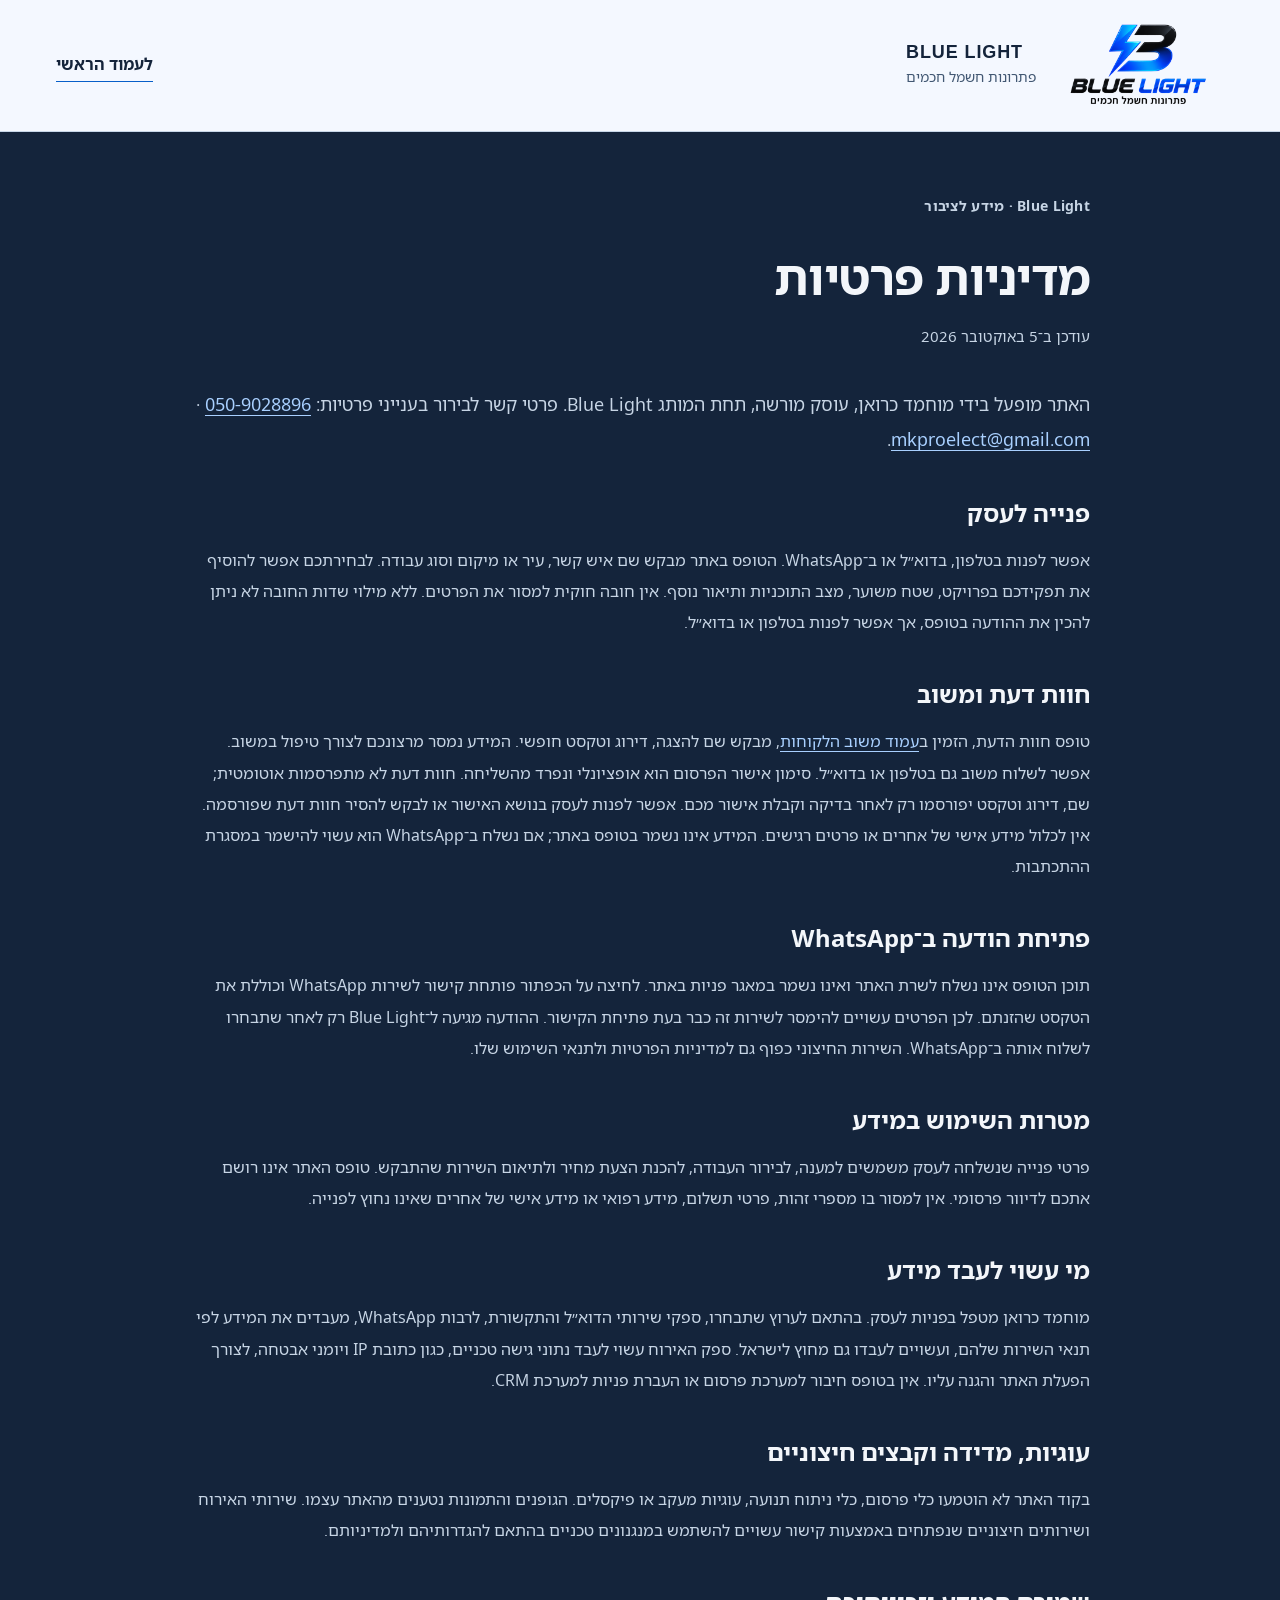
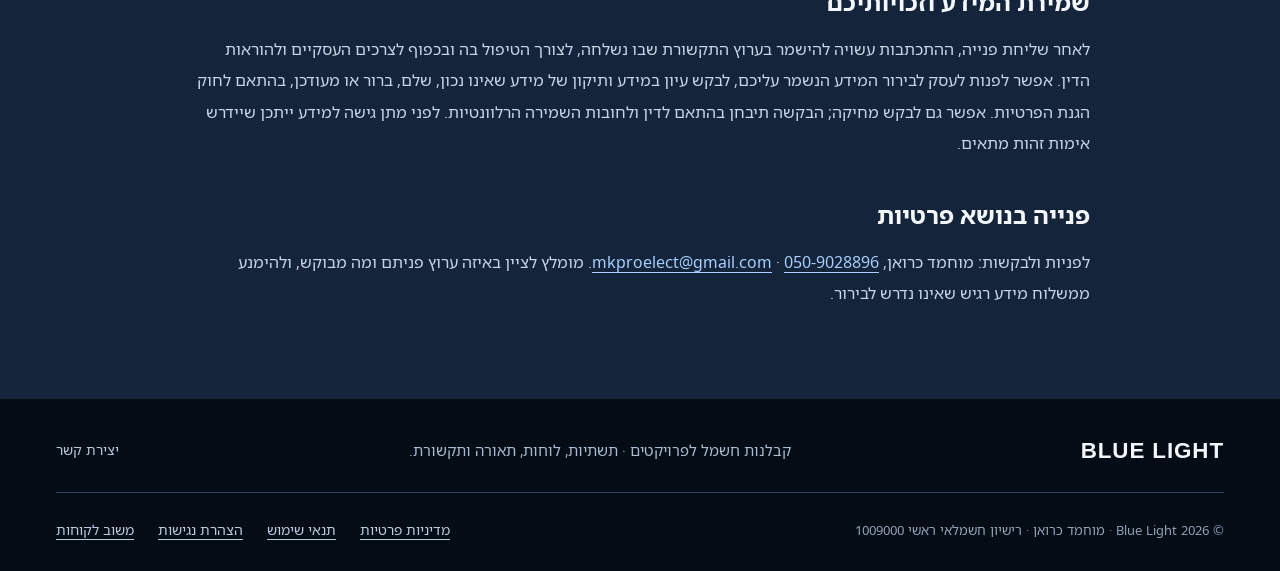
<file: privacy.html>
<!doctype html><html lang="he" dir="rtl"><head><meta charset="utf-8"><meta name="viewport" content="width=device-width,initial-scale=1"><meta name="theme-color" content="#f4f8ff"><meta name="referrer" content="no-referrer"><title>מדיניות פרטיות | Blue Light</title><meta name="description" content="כיצד מטופלים פרטי הפנייה שלכם באתר Blue Light. פרטי קשר: 050-9028896."><link rel="stylesheet" href="/styles.css"><link rel="icon" type="image/svg+xml" href="data:image/svg+xml,%3Csvg xmlns='http://www.w3.org/2000/svg' viewBox='0 0 32 32'%3E%3Crect width='32' height='32' rx='7' fill='%2307111f'/%3E%3Cpath d='M18 3 7 18h8l-1 11 11-16h-8z' fill='%233f8cff'/%3E%3C/svg%3E"><script src="/site.js" defer></script><link rel="canonical" href="https://bluelight-electric.co.il/privacy.html"></head><body class="no-js"><a class="skip-link" href="#main">דילוג לתוכן</a><header class="site-header"><div class="header-inner container"><a class="brand" href="/" aria-label="Blue Light — לעמוד הבית"><img src="/assets/blue-light-logo.png" alt="לוגו Blue Light" width="120" height="80"><span class="brand-text"><b dir="ltr">BLUE LIGHT</b><small>פתרונות חשמל חכמים</small></span></a><a class="text-link" href="/">לעמוד הראשי</a></div></header><main id="main" tabindex="-1" class="container legal-page"><article><p class="eyebrow">Blue Light · מידע לציבור</p><h1>מדיניות פרטיות</h1><p class="legal-date">עודכן ב־5 באוקטובר 2026</p>
<p class="legal-intro">האתר מופעל בידי מוחמד כרואן, עוסק מורשה, תחת המותג Blue Light. פרטי קשר לבירור בענייני פרטיות: <a href="tel:+972509028896" dir="ltr">050-9028896</a> · <a href="mailto:mkproelect@gmail.com" dir="ltr">mkproelect@gmail.com</a>.</p>
<h2>פנייה לעסק</h2><p>אפשר לפנות בטלפון, בדוא״ל או ב־WhatsApp. הטופס באתר מבקש שם איש קשר, עיר או מיקום וסוג עבודה. לבחירתכם אפשר להוסיף את תפקידכם בפרויקט, שטח משוער, מצב התוכניות ותיאור נוסף. אין חובה חוקית למסור את הפרטים. ללא מילוי שדות החובה לא ניתן להכין את ההודעה בטופס, אך אפשר לפנות בטלפון או בדוא״ל.</p>
<h2>חוות דעת ומשוב</h2><p>טופס חוות הדעת, הזמין ב<a href="/review.html">עמוד משוב הלקוחות</a>, מבקש שם להצגה, דירוג וטקסט חופשי. המידע נמסר מרצונכם לצורך טיפול במשוב. אפשר לשלוח משוב גם בטלפון או בדוא״ל. סימון אישור הפרסום הוא אופציונלי ונפרד מהשליחה. חוות דעת לא מתפרסמות אוטומטית; שם, דירוג וטקסט יפורסמו רק לאחר בדיקה וקבלת אישור מכם. אפשר לפנות לעסק בנושא האישור או לבקש להסיר חוות דעת שפורסמה. אין לכלול מידע אישי של אחרים או פרטים רגישים. המידע אינו נשמר בטופס באתר; אם נשלח ב־WhatsApp הוא עשוי להישמר במסגרת ההתכתבות.</p>
<h2>פתיחת הודעה ב־WhatsApp</h2><p>תוכן הטופס אינו נשלח לשרת האתר ואינו נשמר במאגר פניות באתר. לחיצה על הכפתור פותחת קישור לשירות WhatsApp וכוללת את הטקסט שהזנתם. לכן הפרטים עשויים להימסר לשירות זה כבר בעת פתיחת הקישור. ההודעה מגיעה ל־Blue Light רק לאחר שתבחרו לשלוח אותה ב־WhatsApp. השירות החיצוני כפוף גם למדיניות הפרטיות ולתנאי השימוש שלו.</p>
<h2>מטרות השימוש במידע</h2><p>פרטי פנייה שנשלחה לעסק משמשים למענה, לבירור העבודה, להכנת הצעת מחיר ולתיאום השירות שהתבקש. טופס האתר אינו רושם אתכם לדיוור פרסומי. אין למסור בו מספרי זהות, פרטי תשלום, מידע רפואי או מידע אישי של אחרים שאינו נחוץ לפנייה.</p>
<h2>מי עשוי לעבד מידע</h2><p>מוחמד כרואן מטפל בפניות לעסק. בהתאם לערוץ שתבחרו, ספקי שירותי הדוא״ל והתקשורת, לרבות WhatsApp, מעבדים את המידע לפי תנאי השירות שלהם, ועשויים לעבדו גם מחוץ לישראל. ספק האירוח עשוי לעבד נתוני גישה טכניים, כגון כתובת IP ויומני אבטחה, לצורך הפעלת האתר והגנה עליו. אין בטופס חיבור למערכת פרסום או העברת פניות למערכת CRM.</p>
<h2>עוגיות, מדידה וקבצים חיצוניים</h2><p>בקוד האתר לא הוטמעו כלי פרסום, כלי ניתוח תנועה, עוגיות מעקב או פיקסלים. הגופנים והתמונות נטענים מהאתר עצמו. שירותי האירוח ושירותים חיצוניים שנפתחים באמצעות קישור עשויים להשתמש במנגנונים טכניים בהתאם להגדרותיהם ולמדיניותם.</p>
<h2>שמירת המידע וזכויותיכם</h2><p>לאחר שליחת פנייה, ההתכתבות עשויה להישמר בערוץ התקשורת שבו נשלחה, לצורך הטיפול בה ובכפוף לצרכים העסקיים ולהוראות הדין. אפשר לפנות לעסק לבירור המידע הנשמר עליכם, לבקש עיון במידע ותיקון של מידע שאינו נכון, שלם, ברור או מעודכן, בהתאם לחוק הגנת הפרטיות. אפשר גם לבקש מחיקה; הבקשה תיבחן בהתאם לדין ולחובות השמירה הרלוונטיות. לפני מתן גישה למידע ייתכן שיידרש אימות זהות מתאים.</p>
<h2>פנייה בנושא פרטיות</h2><p>לפניות ולבקשות: מוחמד כרואן, <a href="tel:+972509028896" dir="ltr">050-9028896</a> · <a href="mailto:mkproelect@gmail.com" dir="ltr">mkproelect@gmail.com</a>. מומלץ לציין באיזה ערוץ פניתם ומה מבוקש, ולהימנע ממשלוח מידע רגיש שאינו נדרש לבירור.</p>
</article></main><footer class="site-footer"><div class="container"><div class="footer-top"><a class="footer-wordmark" dir="ltr" href="/">BLUE LIGHT</a><p>קבלנות חשמל לפרויקטים · תשתיות, לוחות, תאורה ותקשורת.</p><a href="/#contact">יצירת קשר</a></div><div class="footer-bottom"><p>© <span id="year">2026</span> Blue Light · מוחמד כרואן · רישיון חשמלאי ראשי 1009000</p><nav class="footer-legal" aria-label="מידע משפטי, נגישות ומשוב"><a href="/privacy.html">מדיניות פרטיות</a><a href="/terms.html">תנאי שימוש</a><a href="/accessibility.html">הצהרת נגישות</a><a href="/review.html">משוב לקוחות</a></nav></div></div></footer></body></html>
</file>
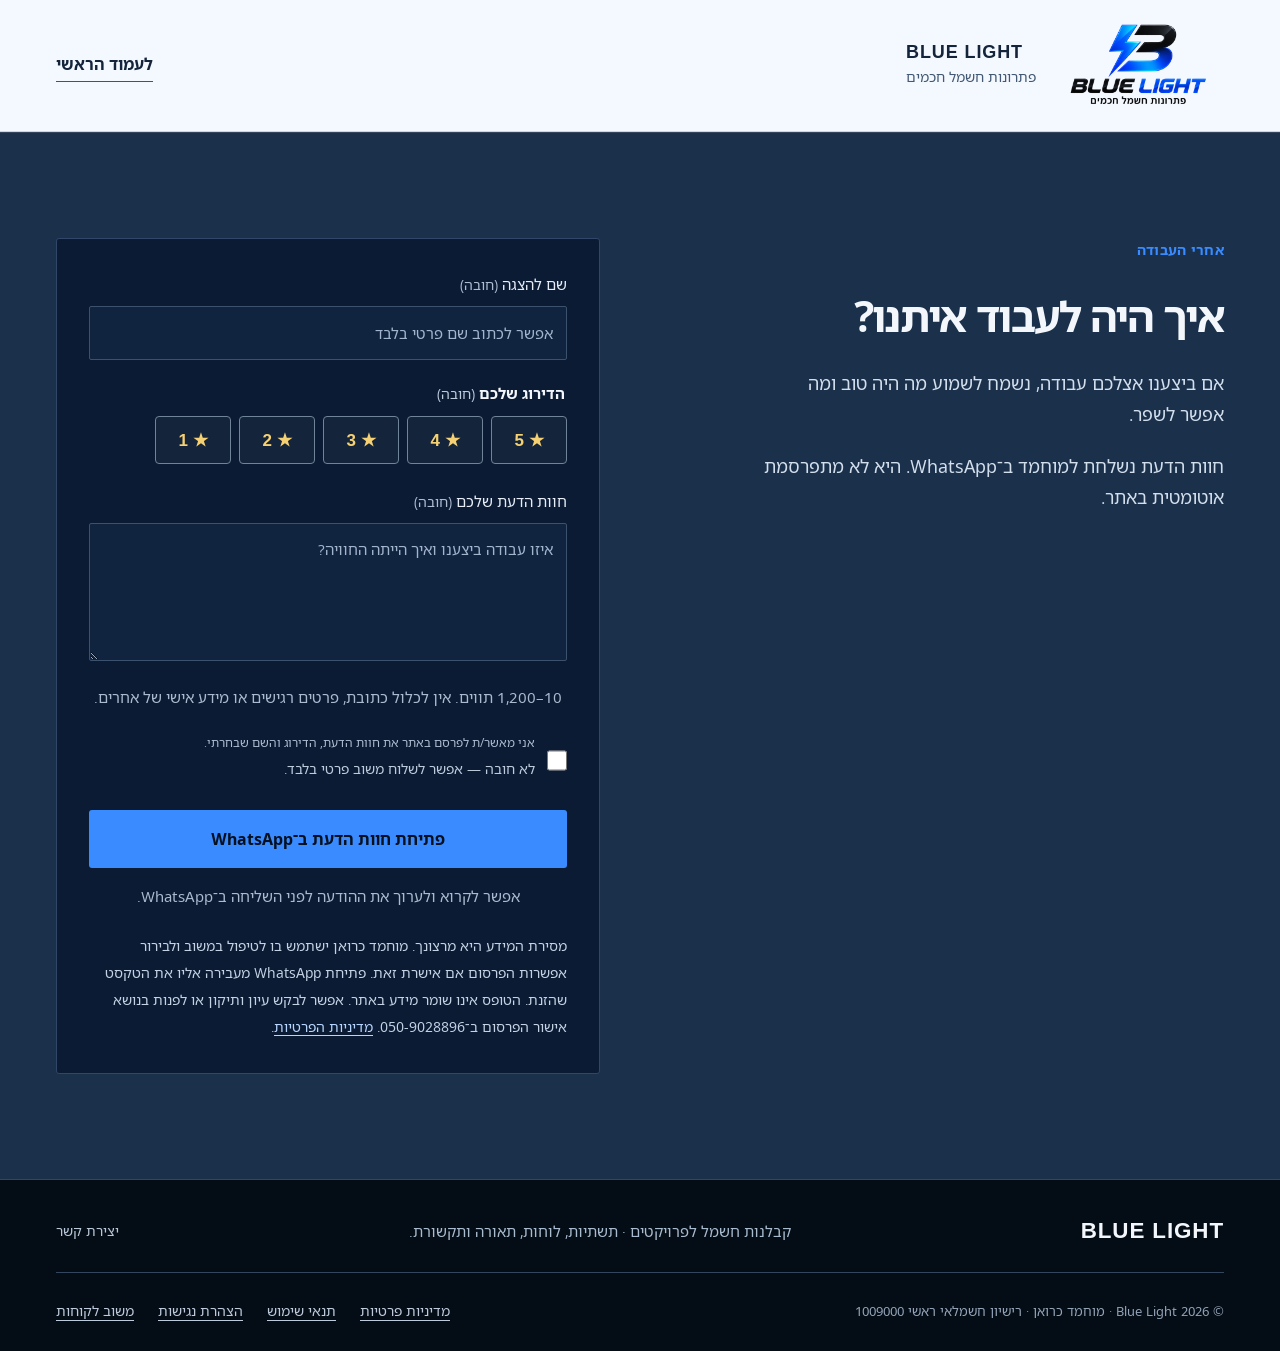
<file: review.html>
<!doctype html><html lang="he" dir="rtl"><head><meta charset="utf-8"><meta name="viewport" content="width=device-width,initial-scale=1"><meta name="theme-color" content="#f4f8ff"><meta name="referrer" content="no-referrer"><title>משוב לקוחות | Blue Light</title><meta name="description" content="משוב וחוות דעת על עבודה שביצעה Blue Light. המשוב נשלח ב־WhatsApp ואינו מתפרסם אוטומטית."><meta name="robots" content="noindex"><link rel="stylesheet" href="/styles.css"><link rel="icon" type="image/svg+xml" href="data:image/svg+xml,%3Csvg xmlns='http://www.w3.org/2000/svg' viewBox='0 0 32 32'%3E%3Crect width='32' height='32' rx='7' fill='%2307111f'/%3E%3Cpath d='M18 3 7 18h8l-1 11 11-16h-8z' fill='%233f8cff'/%3E%3C/svg%3E"><script src="/site.js" defer></script></head><body class="no-js"><a class="skip-link" href="#main">דילוג לתוכן</a><header class="site-header"><div class="header-inner container"><a class="brand" href="/" aria-label="Blue Light — לעמוד הבית"><img src="/assets/blue-light-logo.png" alt="לוגו Blue Light" width="120" height="80"><span class="brand-text"><b dir="ltr">BLUE LIGHT</b><small>פתרונות חשמל חכמים</small></span></a><a class="text-link" href="/">לעמוד הראשי</a></div></header><main id="main" tabindex="-1">
<section id="reviews" class="reviews section" aria-labelledby="reviews-title">
  <div class="container reviews-layout">
    <div class="reviews-copy"><p class="eyebrow">אחרי העבודה</p><h1 id="reviews-title" class="review-title">איך היה לעבוד איתנו?</h1><p>אם ביצענו אצלכם עבודה, נשמח לשמוע מה היה טוב ומה אפשר לשפר.</p><p class="review-process">חוות הדעת נשלחת למוחמד ב־WhatsApp. היא לא מתפרסמת אוטומטית באתר.</p></div>
    <noscript><p class="no-script-note">אפשר לכתוב חוות דעת ב<a href="https://wa.me/972509028896" target="_blank" rel="noopener noreferrer">WhatsApp (ייפתח בלשונית חדשה)</a> או לשלוח ל<a href="mailto:mkproelect@gmail.com" dir="ltr">mkproelect@gmail.com</a>.</p></noscript>
    <form id="review-form" class="project-form review-form" novalidate aria-describedby="review-privacy">
      <div class="field"><label for="review-name">שם להצגה <span>(חובה)</span></label><input id="review-name" name="reviewName" required maxlength="80" autocomplete="given-name" placeholder="אפשר לכתוב שם פרטי בלבד" aria-describedby="review-name-error"><span id="review-name-error" class="field-error" hidden></span></div>
      <fieldset class="review-rating" id="review-rating" aria-describedby="review-rating-error"><legend>הדירוג שלכם <span>(חובה)</span></legend><div class="rating-options"><label class="rating-choice"><input type="radio" name="rating" value="1" required><span aria-hidden="true">1 ★</span><span class="sr-only">1 מתוך 5 — לא מרוצה</span></label><label class="rating-choice"><input type="radio" name="rating" value="2" required><span aria-hidden="true">2 ★</span><span class="sr-only">2 מתוך 5 — טעון שיפור</span></label><label class="rating-choice"><input type="radio" name="rating" value="3" required><span aria-hidden="true">3 ★</span><span class="sr-only">3 מתוך 5 — בסדר</span></label><label class="rating-choice"><input type="radio" name="rating" value="4" required><span aria-hidden="true">4 ★</span><span class="sr-only">4 מתוך 5 — טוב מאוד</span></label><label class="rating-choice"><input type="radio" name="rating" value="5" required><span aria-hidden="true">5 ★</span><span class="sr-only">5 מתוך 5 — מצוין</span></label></div><span id="review-rating-error" class="field-error" hidden></span></fieldset>
      <div class="field"><label for="review-text">חוות הדעת שלכם <span>(חובה)</span></label><textarea id="review-text" name="reviewText" required minlength="10" maxlength="1200" rows="4" placeholder="איזו עבודה ביצענו ואיך הייתה החוויה?" aria-describedby="review-text-hint review-text-error"></textarea><p id="review-text-hint" class="form-note">10–1,200 תווים. אין לכלול כתובת, פרטים רגישים או מידע אישי של אחרים.</p><span id="review-text-error" class="field-error" hidden></span></div>
      <label class="review-consent"><input type="checkbox" name="publishConsent"><span>אני מאשר/ת לפרסם באתר את חוות הדעת, הדירוג והשם שבחרתי. <small>לא חובה — אפשר לשלוח משוב פרטי בלבד.</small></span></label>
      <button type="submit" class="button primary">פתיחת חוות הדעת ב־WhatsApp<span class="sr-only"> (ייפתח בלשונית חדשה)</span></button>
      <p class="form-note">אפשר לקרוא ולערוך את ההודעה לפני השליחה ב־WhatsApp.</p>
      <p id="review-privacy" class="privacy-notice">מסירת המידע היא מרצונך. מוחמד כרואן ישתמש בו לטיפול במשוב ולבירור אפשרות הפרסום אם אישרת זאת. פתיחת WhatsApp מעבירה אליו את הטקסט שהזנת. הטופס אינו שומר מידע באתר. אפשר לבקש עיון ותיקון או לפנות בנושא אישור הפרסום ב־050-9028896. <a href="/privacy.html">מדיניות הפרטיות</a>.</p>
      <div id="review-errors" class="form-errors" role="alert" tabindex="-1" hidden></div>
      <p id="review-status" class="form-status" role="status" hidden></p>
    </form>
  </div>
</section>
</main><footer class="site-footer"><div class="container"><div class="footer-top"><a class="footer-wordmark" dir="ltr" href="/">BLUE LIGHT</a><p>קבלנות חשמל לפרויקטים · תשתיות, לוחות, תאורה ותקשורת.</p><a href="/#contact">יצירת קשר</a></div><div class="footer-bottom"><p>© <span id="year">2026</span> Blue Light · מוחמד כרואן · רישיון חשמלאי ראשי 1009000</p><nav class="footer-legal" aria-label="מידע משפטי, נגישות ומשוב"><a href="/privacy.html">מדיניות פרטיות</a><a href="/terms.html">תנאי שימוש</a><a href="/accessibility.html">הצהרת נגישות</a><a href="/review.html">משוב לקוחות</a></nav></div></div></footer></body></html>
</file>
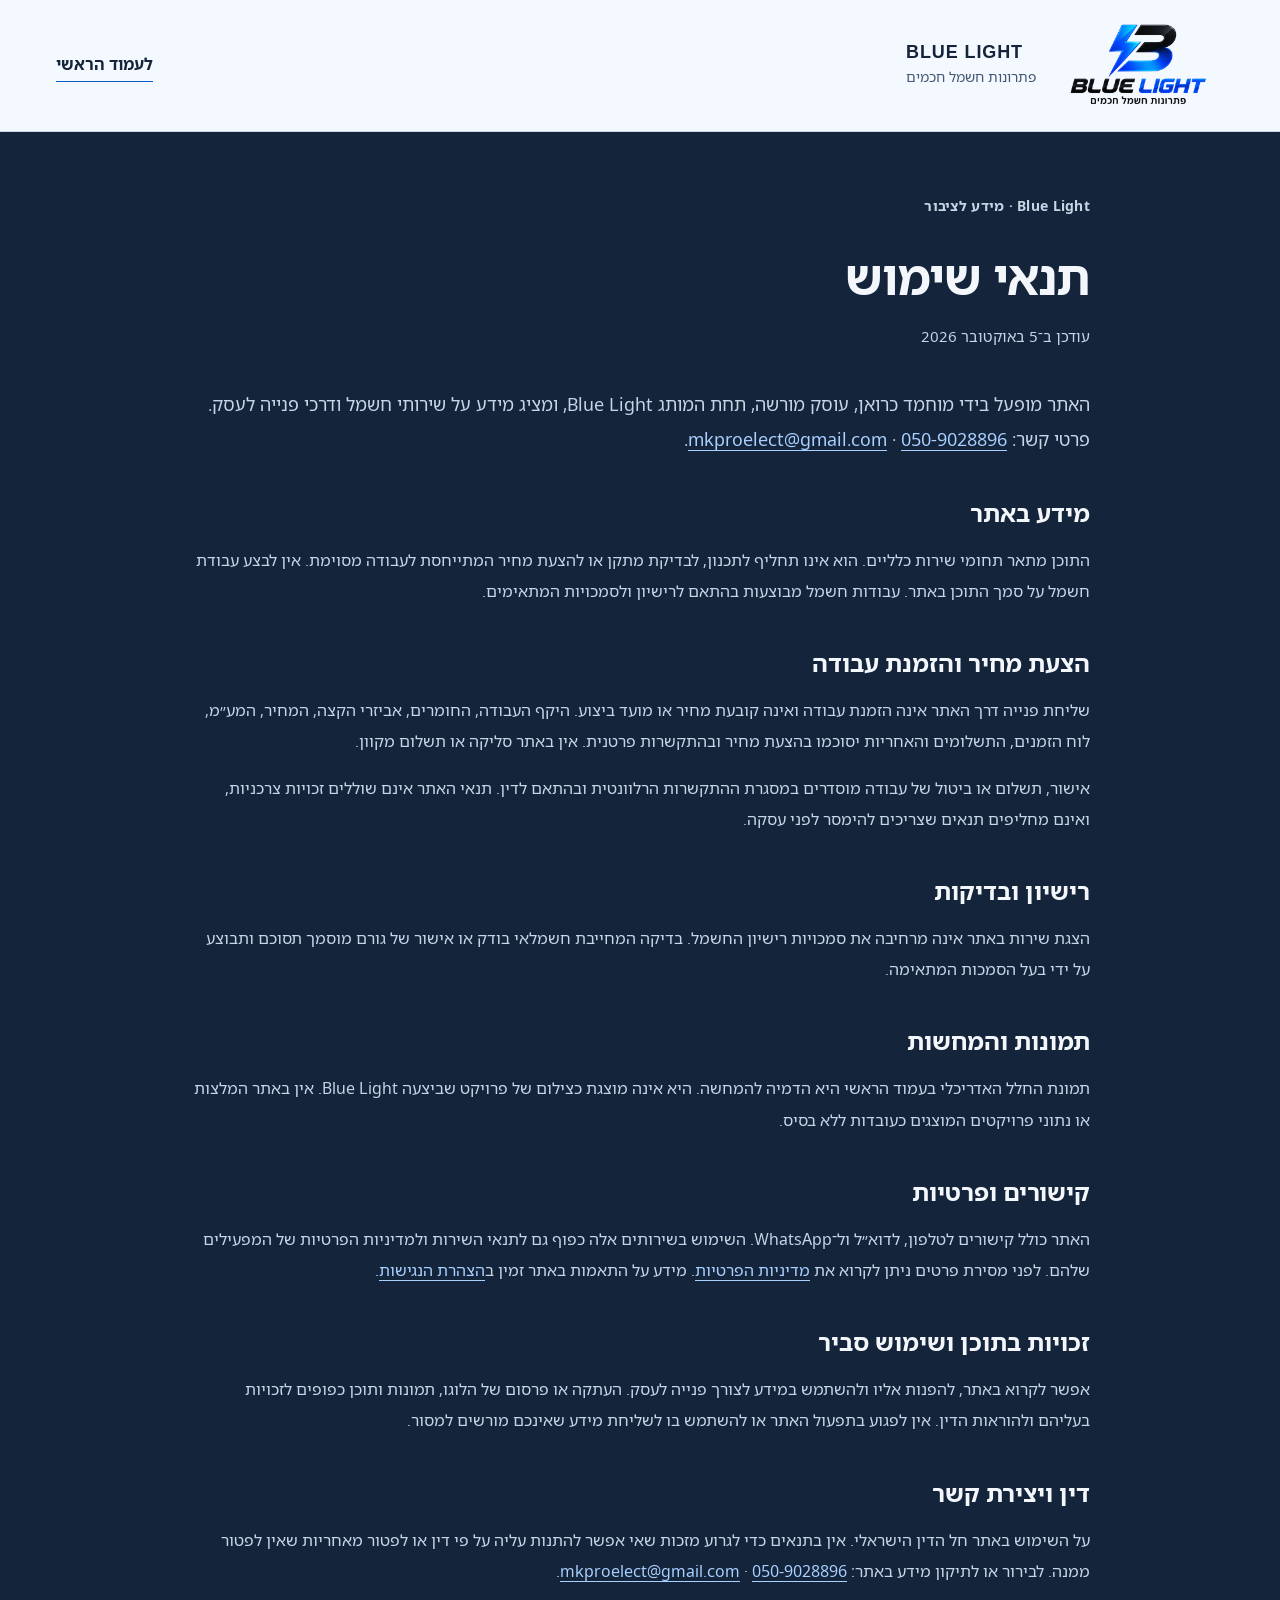
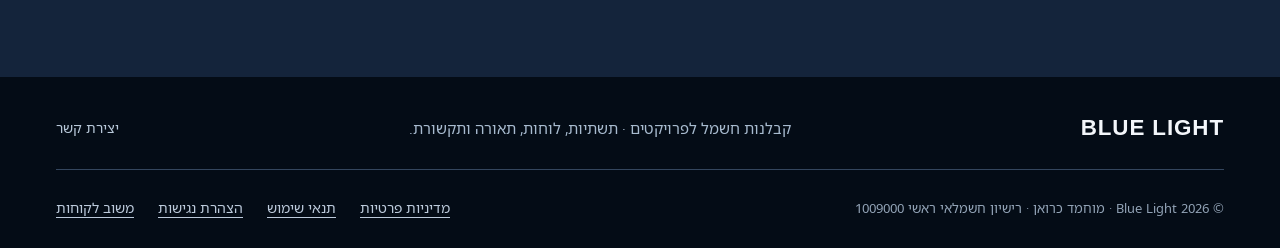
<file: terms.html>
<!doctype html><html lang="he" dir="rtl"><head><meta charset="utf-8"><meta name="viewport" content="width=device-width,initial-scale=1"><meta name="theme-color" content="#f4f8ff"><meta name="referrer" content="no-referrer"><title>תנאי שימוש | Blue Light</title><meta name="description" content="מידע על האתר והזמנת שירות באתר Blue Light. פרטי קשר: 050-9028896."><link rel="stylesheet" href="/styles.css"><link rel="icon" type="image/svg+xml" href="data:image/svg+xml,%3Csvg xmlns='http://www.w3.org/2000/svg' viewBox='0 0 32 32'%3E%3Crect width='32' height='32' rx='7' fill='%2307111f'/%3E%3Cpath d='M18 3 7 18h8l-1 11 11-16h-8z' fill='%233f8cff'/%3E%3C/svg%3E"><script src="/site.js" defer></script><link rel="canonical" href="https://bluelight-electric.co.il/terms.html"></head><body class="no-js"><a class="skip-link" href="#main">דילוג לתוכן</a><header class="site-header"><div class="header-inner container"><a class="brand" href="/" aria-label="Blue Light — לעמוד הבית"><img src="/assets/blue-light-logo.png" alt="לוגו Blue Light" width="120" height="80"><span class="brand-text"><b dir="ltr">BLUE LIGHT</b><small>פתרונות חשמל חכמים</small></span></a><a class="text-link" href="/">לעמוד הראשי</a></div></header><main id="main" tabindex="-1" class="container legal-page"><article><p class="eyebrow">Blue Light · מידע לציבור</p><h1>תנאי שימוש</h1><p class="legal-date">עודכן ב־5 באוקטובר 2026</p>
<p class="legal-intro">האתר מופעל בידי מוחמד כרואן, עוסק מורשה, תחת המותג Blue Light, ומציג מידע על שירותי חשמל ודרכי פנייה לעסק. פרטי קשר: <a href="tel:+972509028896" dir="ltr">050-9028896</a> · <a href="mailto:mkproelect@gmail.com" dir="ltr">mkproelect@gmail.com</a>.</p>
<h2>מידע באתר</h2><p>התוכן מתאר תחומי שירות כלליים. הוא אינו תחליף לתכנון, לבדיקת מתקן או להצעת מחיר המתייחסת לעבודה מסוימת. אין לבצע עבודת חשמל על סמך התוכן באתר. עבודות חשמל מבוצעות בהתאם לרישיון ולסמכויות המתאימים.</p>
<h2>הצעת מחיר והזמנת עבודה</h2><p>שליחת פנייה דרך האתר אינה הזמנת עבודה ואינה קובעת מחיר או מועד ביצוע. היקף העבודה, החומרים, אביזרי הקצה, המחיר, המע״מ, לוח הזמנים, התשלומים והאחריות יסוכמו בהצעת מחיר ובהתקשרות פרטנית. אין באתר סליקה או תשלום מקוון.</p><p>אישור, תשלום או ביטול של עבודה מוסדרים במסגרת ההתקשרות הרלוונטית ובהתאם לדין. תנאי האתר אינם שוללים זכויות צרכניות, ואינם מחליפים תנאים שצריכים להימסר לפני עסקה.</p>
<h2>רישיון ובדיקות</h2><p>הצגת שירות באתר אינה מרחיבה את סמכויות רישיון החשמל. בדיקה המחייבת חשמלאי בודק או אישור של גורם מוסמך תסוכם ותבוצע על ידי בעל הסמכות המתאימה.</p>
<h2>תמונות והמחשות</h2><p>תמונת החלל האדריכלי בעמוד הראשי היא הדמיה להמחשה. היא אינה מוצגת כצילום של פרויקט שביצעה Blue Light. אין באתר המלצות או נתוני פרויקטים המוצגים כעובדות ללא בסיס.</p>
<h2>קישורים ופרטיות</h2><p>האתר כולל קישורים לטלפון, לדוא״ל ול־WhatsApp. השימוש בשירותים אלה כפוף גם לתנאי השירות ולמדיניות הפרטיות של המפעילים שלהם. לפני מסירת פרטים ניתן לקרוא את <a href="/privacy.html">מדיניות הפרטיות</a>. מידע על התאמות באתר זמין ב<a href="/accessibility.html">הצהרת הנגישות</a>.</p>
<h2>זכויות בתוכן ושימוש סביר</h2><p>אפשר לקרוא באתר, להפנות אליו ולהשתמש במידע לצורך פנייה לעסק. העתקה או פרסום של הלוגו, תמונות ותוכן כפופים לזכויות בעליהם ולהוראות הדין. אין לפגוע בתפעול האתר או להשתמש בו לשליחת מידע שאינכם מורשים למסור.</p>
<h2>דין ויצירת קשר</h2><p>על השימוש באתר חל הדין הישראלי. אין בתנאים כדי לגרוע מזכות שאי אפשר להתנות עליה על פי דין או לפטור מאחריות שאין לפטור ממנה. לבירור או לתיקון מידע באתר: <a href="tel:+972509028896" dir="ltr">050-9028896</a> · <a href="mailto:mkproelect@gmail.com" dir="ltr">mkproelect@gmail.com</a>.</p>
</article></main><footer class="site-footer"><div class="container"><div class="footer-top"><a class="footer-wordmark" dir="ltr" href="/">BLUE LIGHT</a><p>קבלנות חשמל לפרויקטים · תשתיות, לוחות, תאורה ותקשורת.</p><a href="/#contact">יצירת קשר</a></div><div class="footer-bottom"><p>© <span id="year">2026</span> Blue Light · מוחמד כרואן · רישיון חשמלאי ראשי 1009000</p><nav class="footer-legal" aria-label="מידע משפטי, נגישות ומשוב"><a href="/privacy.html">מדיניות פרטיות</a><a href="/terms.html">תנאי שימוש</a><a href="/accessibility.html">הצהרת נגישות</a><a href="/review.html">משוב לקוחות</a></nav></div></div></footer></body></html>
</file>
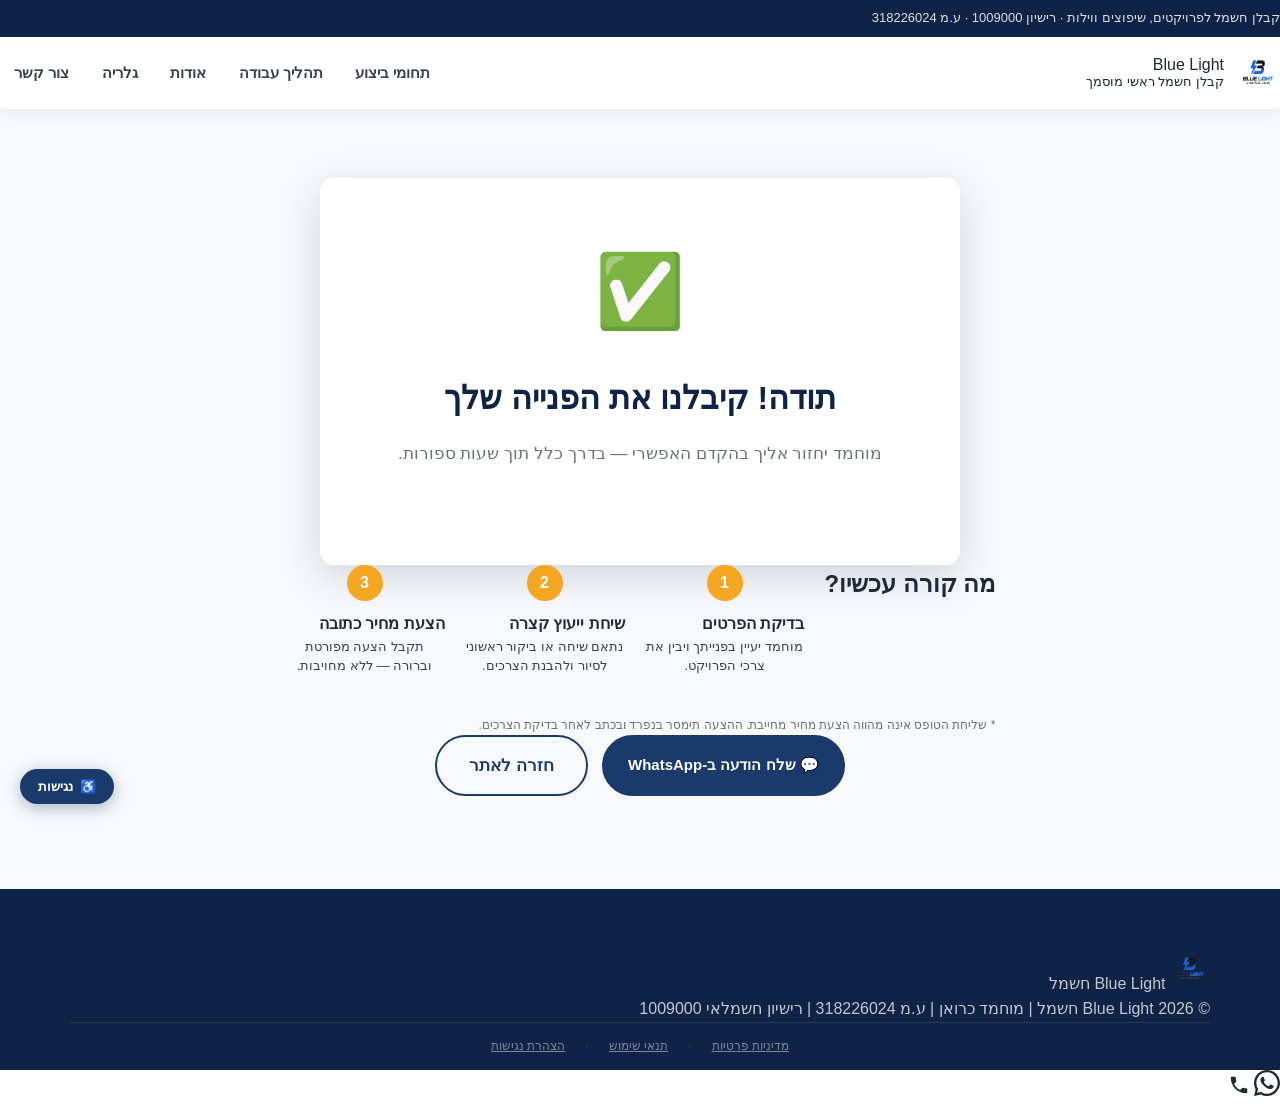
<file: thank-you.html>
<!DOCTYPE html>
<html lang="he" dir="rtl">
<head>
  <meta charset="UTF-8">
  <meta http-equiv="Content-Security-Policy" content="default-src 'self'; script-src 'self'; style-src 'self' https://fonts.googleapis.com; font-src 'self' https://fonts.gstatic.com; img-src 'self' data:; connect-src 'self' https://fonts.googleapis.com https://fonts.gstatic.com; object-src 'none'; base-uri 'self'">
  <meta name="referrer" content="strict-origin-when-cross-origin">
  <meta name="viewport" content="width=device-width, initial-scale=1.0">
  <meta name="description" content="תודה על פנייתך ל-Blue Light חשמל. נחזור אליך בהקדם.">
  <meta name="robots" content="noindex, nofollow">
  <link rel="canonical" href="https://bluelight-electric.co.il/thank-you.html">
  <link rel="icon" type="image/png" href="favicon.png">
  <title>תודה על פנייתך | Blue Light חשמל</title>
  <link rel="preconnect" href="https://fonts.googleapis.com">
  <link rel="preconnect" href="https://fonts.gstatic.com" crossorigin>
  <link href="https://fonts.googleapis.com/css2?family=Heebo:wght@300;400;500;700;900&display=swap" rel="stylesheet">
  <link rel="stylesheet" href="style.css">
</head>
<body>

  <a class="skip-link" href="#main-content">דלג לתוכן הראשי</a>

  <!-- Header -->
  <header class="header" id="header">
    <div class="top-bar">
      <span>קבלן חשמל לפרויקטים, שיפוצים ווילות · רישיון 1009000 · ע.מ 318226024</span>
    </div>
    <div class="header-inner">
      <a href="index.html" class="logo">
        <img src="logo.png" alt="Blue Light חשמל לוגו" width="44" height="44">
        <span class="logo-text">
          Blue Light<br>
          <small>קבלן חשמל ראשי מוסמך</small>
        </span>
      </a>
      <nav class="nav" id="nav">
        <a href="index.html#services" class="nav-link">תחומי ביצוע</a>
        <a href="index.html#process" class="nav-link">תהליך עבודה</a>
        <a href="index.html#about" class="nav-link">אודות</a>
        <a href="index.html#gallery" class="nav-link">גלריה</a>
        <a href="index.html#contact" class="nav-link">צור קשר</a>
      </nav>
      <button class="hamburger" id="hamburger" aria-label="תפריט">
        <span></span><span></span><span></span>
      </button>
    </div>
  </header>

  <main id="main-content" tabindex="-1">

  <!-- Thank You Hero -->
  <section class="thankyou-hero">
    <div class="container">
      <div class="thankyou-card">
        <div class="thankyou-icon" aria-hidden="true">✅</div>
        <h1>תודה! קיבלנו את הפנייה שלך</h1>
        <p>מוחמד יחזור אליך בהקדם האפשרי — בדרך כלל תוך שעות ספורות.</p>
      </div>

      <div class="thankyou-steps">
        <h2>מה קורה עכשיו?</h2>
        <div class="ty-step">
          <span class="ty-step-num">1</span>
          <div>
            <strong>בדיקת הפרטים</strong>
            <p>מוחמד יעיין בפנייתך ויבין את צרכי הפרויקט.</p>
          </div>
        </div>
        <div class="ty-step">
          <span class="ty-step-num">2</span>
          <div>
            <strong>שיחת ייעוץ קצרה</strong>
            <p>נתאם שיחה או ביקור ראשוני לסיור ולהבנת הצרכים.</p>
          </div>
        </div>
        <div class="ty-step">
          <span class="ty-step-num">3</span>
          <div>
            <strong>הצעת מחיר כתובה</strong>
            <p>תקבל הצעה מפורטת וברורה — ללא מחויבות.</p>
          </div>
        </div>
      </div>

      <p class="thankyou-note">* שליחת הטופס אינה מהווה הצעת מחיר מחייבת. ההצעה תימסר בנפרד ובכתב לאחר בדיקת הצרכים.</p>

      <div class="thankyou-cta">
        <a href="https://wa.me/972509028896" target="_blank" rel="noopener noreferrer" class="btn btn-primary">
          💬 שלח הודעה ב-WhatsApp
        </a>
        <a href="index.html" class="btn btn-outline-blue">חזרה לאתר</a>
      </div>
    </div>
  </section>

  </main>

  <!-- Footer -->
  <footer class="footer">
    <div class="container">
      <div class="footer-brand">
        <img src="logo.png" alt="Blue Light חשמל" width="40" height="40">
        <span>Blue Light חשמל</span>
      </div>
      <p class="footer-copy">
        © 2026 Blue Light חשמל | מוחמד כרואן | ע.מ 318226024 | רישיון חשמלאי 1009000
      </p>
      <p class="footer-legal">
        <a href="#" class="footer-link open-modal" data-modal="privacy">מדיניות פרטיות</a>
        <span class="footer-legal-sep">·</span>
        <a href="#" class="footer-link open-modal" data-modal="terms">תנאי שימוש</a>
        <span class="footer-legal-sep">·</span>
        <a href="#" class="footer-link open-modal" data-modal="accessibility">הצהרת נגישות</a>
      </p>
    </div>
  </footer>

  <!-- Floating buttons -->
  <a href="https://wa.me/972509028896" class="float-btn float-wa" target="_blank" rel="noopener noreferrer" aria-label="WhatsApp">
    <svg viewBox="0 0 24 24" fill="currentColor" width="26" height="26"><path d="M17.472 14.382c-.297-.149-1.758-.867-2.03-.967-.273-.099-.471-.148-.67.15-.197.297-.767.966-.94 1.164-.173.199-.347.223-.644.075-.297-.15-1.255-.463-2.39-1.475-.883-.788-1.48-1.761-1.653-2.059-.173-.297-.018-.458.13-.606.134-.133.298-.347.446-.52.149-.174.198-.298.298-.497.099-.198.05-.371-.025-.52-.075-.149-.669-1.612-.916-2.207-.242-.579-.487-.5-.669-.51-.173-.008-.371-.01-.57-.01-.198 0-.52.074-.792.372-.272.297-1.04 1.016-1.04 2.479 0 1.462 1.065 2.875 1.213 3.074.149.198 2.096 3.2 5.077 4.487.709.306 1.262.489 1.694.625.712.227 1.36.195 1.871.118.571-.085 1.758-.719 2.006-1.413.248-.694.248-1.289.173-1.413-.074-.124-.272-.198-.57-.347z"/><path d="M12 0C5.373 0 0 5.373 0 12c0 2.127.558 4.123 1.528 5.855L.057 23.976l6.26-1.443A11.94 11.94 0 0012 24c6.627 0 12-5.373 12-12S18.627 0 12 0zm0 21.818a9.8 9.8 0 01-5.031-1.385l-.361-.214-3.735.861.934-3.618-.235-.372A9.794 9.794 0 012.182 12C2.182 6.574 6.574 2.182 12 2.182S21.818 6.574 21.818 12 17.426 21.818 12 21.818z"/></svg>
  </a>
  <a href="tel:0509028896" class="float-btn float-phone" aria-label="התקשר">
    <svg viewBox="0 0 24 24" fill="currentColor" width="22" height="22"><path d="M6.62 10.79c1.44 2.83 3.76 5.14 6.59 6.59l2.2-2.2c.27-.27.67-.36 1.02-.24 1.12.37 2.33.57 3.57.57.55 0 1 .45 1 1V20c0 .55-.45 1-1 1-9.39 0-17-7.61-17-17 0-.55.45-1 1-1h3.5c.55 0 1 .45 1 1 0 1.25.2 2.45.57 3.57.11.35.03.74-.25 1.02l-2.2 2.2z"/></svg>
  </a>

  <!-- Accessibility Widget -->
  <div class="acc-widget" id="accWidget">
    <button class="acc-trigger" id="accTrigger" aria-label="כלי נגישות" aria-expanded="false" aria-controls="accPanel">
      <span aria-hidden="true">♿</span>
      <span>נגישות</span>
    </button>
    <div class="acc-panel" id="accPanel" hidden>
      <div class="acc-panel-title">כלי נגישות</div>
      <div class="acc-tools">
        <button class="acc-tool" id="accFontUp" aria-label="הגדל טקסט">
          <span class="acc-icon">A+</span>
          <span class="acc-lbl">הגדל טקסט</span>
        </button>
        <button class="acc-tool" id="accFontDown" aria-label="הקטן טקסט">
          <span class="acc-icon">A−</span>
          <span class="acc-lbl">הקטן טקסט</span>
        </button>
        <button class="acc-tool" id="accContrast" aria-pressed="false" aria-label="ניגודיות גבוהה">
          <span class="acc-icon">◑</span>
          <span class="acc-lbl">ניגודיות גבוהה</span>
        </button>
        <button class="acc-tool" id="accLinks" aria-pressed="false" aria-label="הדגש קישורים">
          <span class="acc-icon">🔗</span>
          <span class="acc-lbl">הדגש קישורים</span>
        </button>
        <button class="acc-tool" id="accMotion" aria-pressed="false" aria-label="עצור אנימציות">
          <span class="acc-icon">⏸</span>
          <span class="acc-lbl">עצור אנימציות</span>
        </button>
        <button class="acc-tool" id="accReset" aria-label="אפס הגדרות נגישות">
          <span class="acc-icon">↺</span>
          <span class="acc-lbl">איפוס</span>
        </button>
      </div>
      <a href="#main-content" class="acc-skip-btn">דלג לתוכן הראשי</a>
      <button class="acc-statement-btn open-modal" data-modal="accessibility">הצהרת נגישות</button>
    </div>
  </div>

  <!-- Legal Modal -->
  <div class="legal-overlay" id="legalOverlay" role="dialog" aria-modal="true" aria-labelledby="legalContent">
    <div class="legal-modal">
      <button class="legal-close" id="legalClose" aria-label="סגור">✕</button>
      <div class="legal-content" id="legalContent"></div>
    </div>
  </div>

  <script src="script.js"></script>
</body>
</html>
</file>
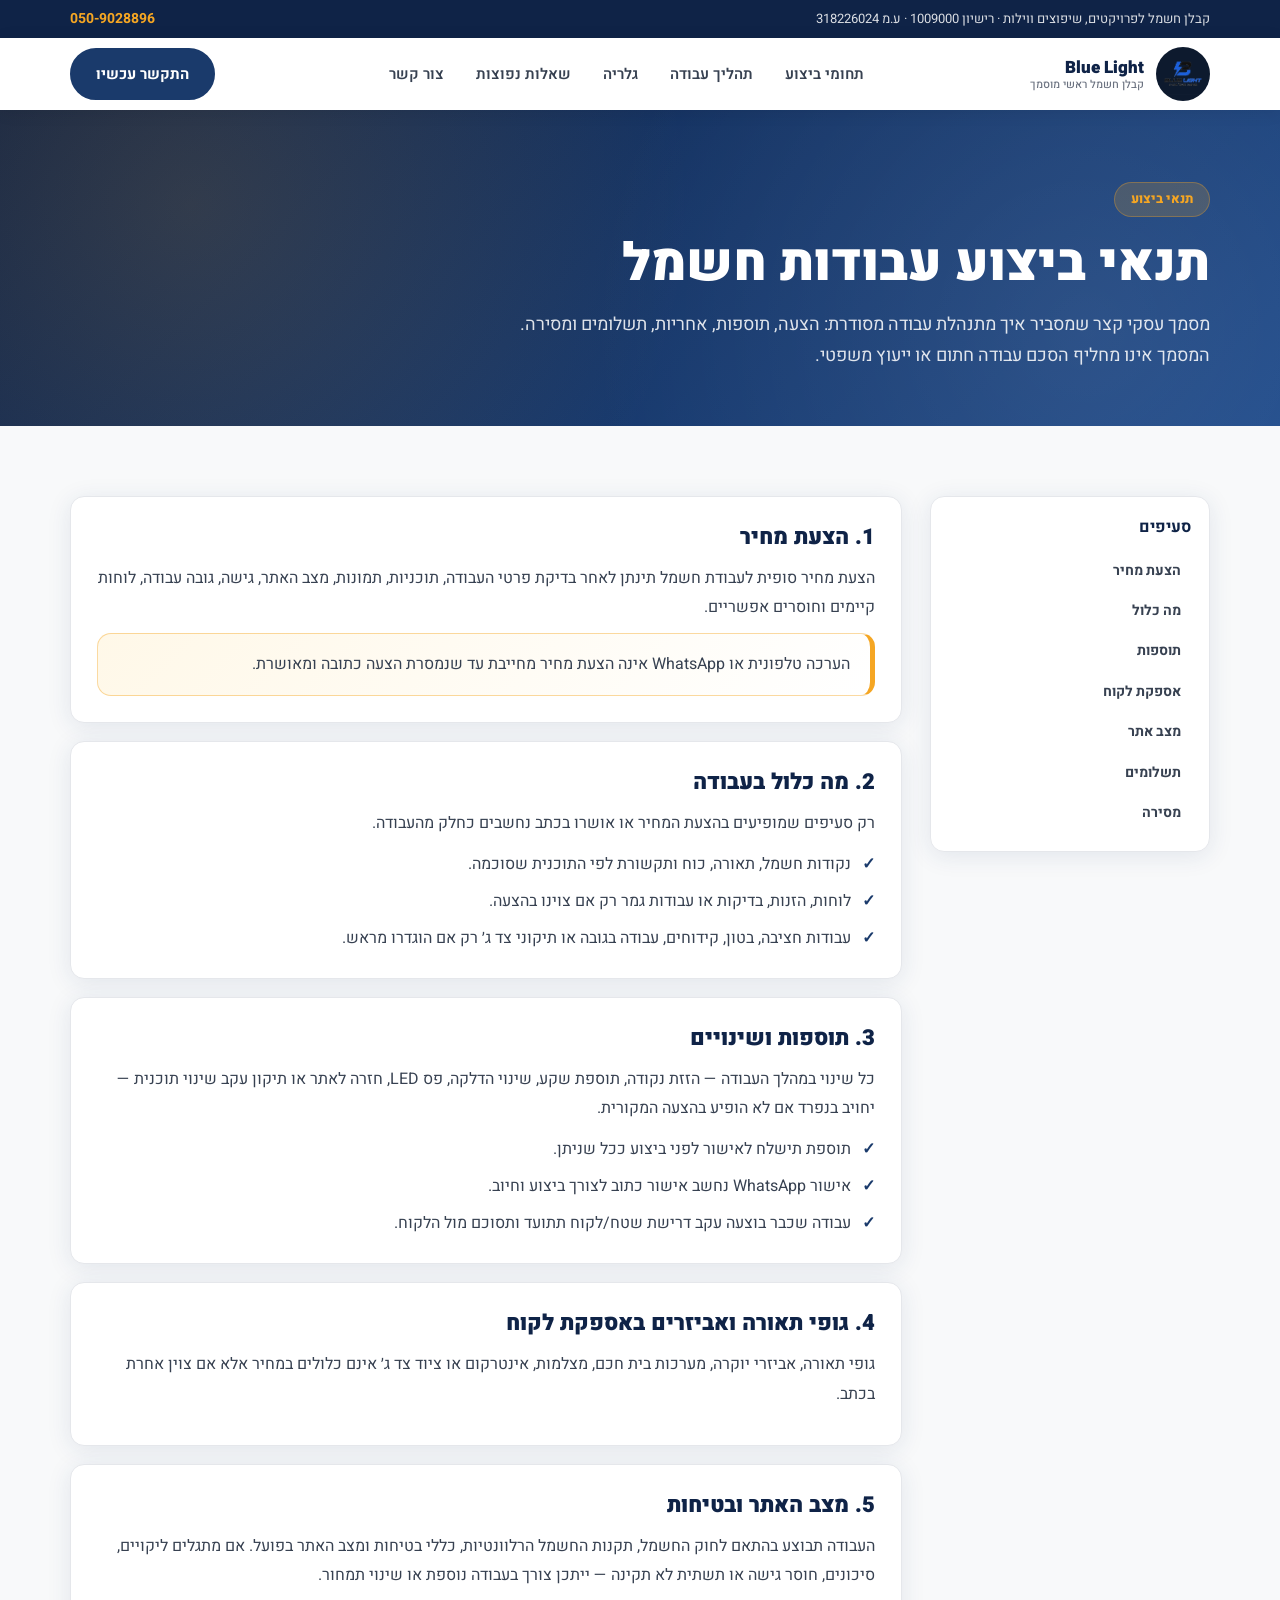
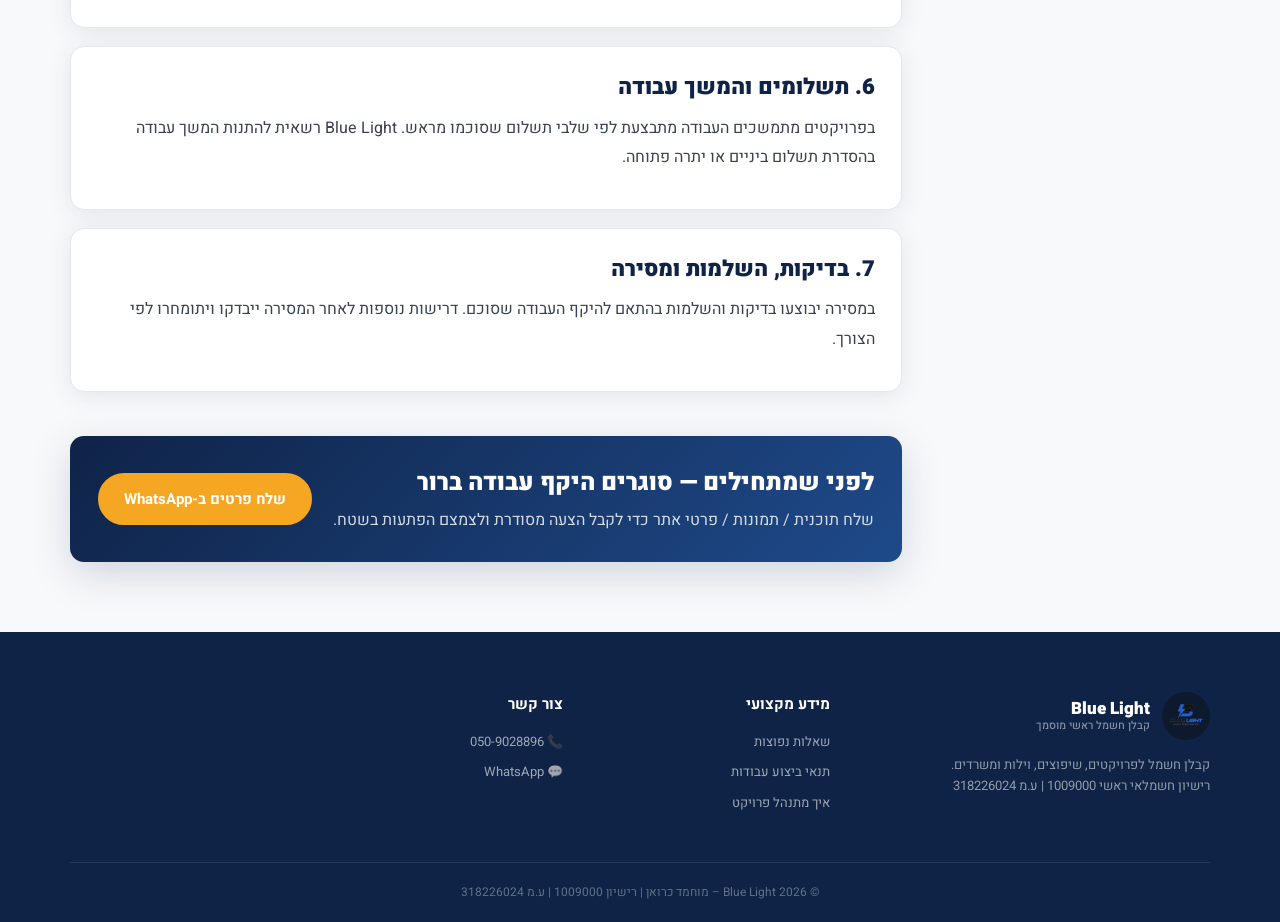
<file: work-terms.html>
<!DOCTYPE html>
<html lang="he" dir="rtl">
<head>
  <meta charset="UTF-8">
  <meta name="viewport" content="width=device-width, initial-scale=1.0">
  <link rel="icon" type="image/jpeg" href="logo.png">
  <link rel="preconnect" href="https://fonts.googleapis.com">
  <link rel="preconnect" href="https://fonts.gstatic.com" crossorigin>
  <link href="https://fonts.googleapis.com/css2?family=Heebo:wght@300;400;500;600;700;800;900&display=swap" rel="stylesheet">
  <link rel="stylesheet" href="style.css">
  <link rel="stylesheet" href="page.css">
  <meta name="description" content="תנאי ביצוע עבודות חשמל עם Blue Light: הצעת מחיר, תוספות, חציבות, אביזרים, בטיחות, תשלומים ומסירה.">
  <link rel="canonical" href="https://bluelight-electric.co.il/work-terms.html">
  <title>תנאי ביצוע עבודות חשמל | Blue Light</title>
</head>
<body>
  <a class="skip-link" href="#main-content">דלג לתוכן הראשי</a>
  <div class="top-bar"><div class="container"><div class="top-bar-inner"><span class="top-bar-text">קבלן חשמל לפרויקטים, שיפוצים ווילות · רישיון 1009000 · ע.מ 318226024</span><a href="tel:0509028896" class="top-bar-phone">050-9028896</a></div></div></div>
  <header class="header" id="header"><div class="container"><div class="header-inner"><a href="index.html" class="logo"><img src="logo.png" alt="Blue Light חשמל" class="logo-img"><div class="logo-text"><span class="logo-name">Blue Light</span><span class="logo-sub">קבלן חשמל ראשי מוסמך</span></div></a><nav class="nav" id="nav"><ul class="nav-list"><li><a href="index.html#services" class="nav-link">תחומי ביצוע</a></li><li><a href="index.html#process" class="nav-link">תהליך עבודה</a></li><li><a href="index.html#gallery" class="nav-link">גלריה</a></li><li><a href="faq.html" class="nav-link">שאלות נפוצות</a></li><li><a href="index.html#contact" class="nav-link">צור קשר</a></li></ul></nav><a href="tel:0509028896" class="btn btn-primary header-cta">התקשר עכשיו</a><button class="hamburger" id="hamburger" aria-label="תפריט"><span></span><span></span><span></span></button></div></div></header>
  <main id="main-content" tabindex="-1">
    <section class="page-hero"><div class="container"><span class="page-kicker">תנאי ביצוע</span><h1 class="page-title">תנאי ביצוע עבודות חשמל</h1><p class="page-subtitle">מסמך עסקי קצר שמסביר איך מתנהלת עבודה מסודרת: הצעה, תוספות, אחריות, תשלומים ומסירה. המסמך אינו מחליף הסכם עבודה חתום או ייעוץ משפטי.</p></div></section>
    <section class="content-page"><div class="container content-layout"><aside class="page-sidebar" aria-label="ניווט בעמוד"><h2>סעיפים</h2><a href="#quote">הצעת מחיר</a><a href="#scope">מה כלול</a><a href="#extras">תוספות</a><a href="#client-supplied">אספקת לקוח</a><a href="#site">מצב אתר</a><a href="#payment">תשלומים</a><a href="#handover">מסירה</a></aside><div class="info-stack">
      <article class="info-card" id="quote"><h2>1. הצעת מחיר</h2><p>הצעת מחיר סופית לעבודת חשמל תינתן לאחר בדיקת פרטי העבודה, תוכניות, תמונות, מצב האתר, גישה, גובה עבודה, לוחות קיימים וחוסרים אפשריים.</p><div class="notice-box">הערכה טלפונית או WhatsApp אינה הצעת מחיר מחייבת עד שנמסרת הצעה כתובה ומאושרת.</div></article>
      <article class="info-card" id="scope"><h2>2. מה כלול בעבודה</h2><p>רק סעיפים שמופיעים בהצעת המחיר או אושרו בכתב נחשבים כחלק מהעבודה.</p><ul class="clean-list"><li>נקודות חשמל, תאורה, כוח ותקשורת לפי התוכנית שסוכמה.</li><li>לוחות, הזנות, בדיקות או עבודות גמר רק אם צוינו בהצעה.</li><li>עבודות חציבה, בטון, קידוחים, עבודה בגובה או תיקוני צד ג׳ רק אם הוגדרו מראש.</li></ul></article>
      <article class="info-card" id="extras"><h2>3. תוספות ושינויים</h2><p>כל שינוי במהלך העבודה — הזזת נקודה, תוספת שקע, שינוי הדלקה, פס LED, חזרה לאתר או תיקון עקב שינוי תוכנית — יחויב בנפרד אם לא הופיע בהצעה המקורית.</p><ul class="clean-list"><li>תוספת תישלח לאישור לפני ביצוע ככל שניתן.</li><li>אישור WhatsApp נחשב אישור כתוב לצורך ביצוע וחיוב.</li><li>עבודה שכבר בוצעה עקב דרישת שטח/לקוח תתועד ותסוכם מול הלקוח.</li></ul></article>
      <article class="info-card" id="client-supplied"><h2>4. גופי תאורה ואביזרים באספקת לקוח</h2><p>גופי תאורה, אביזרי יוקרה, מערכות בית חכם, מצלמות, אינטרקום או ציוד צד ג׳ אינם כלולים במחיר אלא אם צוין אחרת בכתב.</p></article>
      <article class="info-card" id="site"><h2>5. מצב האתר ובטיחות</h2><p>העבודה תבוצע בהתאם לחוק החשמל, תקנות החשמל הרלוונטיות, כללי בטיחות ומצב האתר בפועל. אם מתגלים ליקויים, סיכונים, חוסר גישה או תשתית לא תקינה — ייתכן צורך בעבודה נוספת או שינוי תמחור.</p></article>
      <article class="info-card" id="payment"><h2>6. תשלומים והמשך עבודה</h2><p>בפרויקטים מתמשכים העבודה מתבצעת לפי שלבי תשלום שסוכמו מראש. Blue Light רשאית להתנות המשך עבודה בהסדרת תשלום ביניים או יתרה פתוחה.</p></article>
      <article class="info-card" id="handover"><h2>7. בדיקות, השלמות ומסירה</h2><p>במסירה יבוצעו בדיקות והשלמות בהתאם להיקף העבודה שסוכם. דרישות נוספות לאחר המסירה ייבדקו ויתומחרו לפי הצורך.</p></article>
      <div class="page-cta"><div><h2>לפני שמתחילים — סוגרים היקף עבודה ברור</h2><p>שלח תוכנית / תמונות / פרטי אתר כדי לקבל הצעה מסודרת ולצמצם הפתעות בשטח.</p></div><a class="btn btn-yellow" href="https://wa.me/972509028896?text=שלום%20מוחמד,%20קראתי%20את%20תנאי%20הביצוע%20ואני%20רוצה%20לשלוח%20פרטים%20לקבלת%20הצעת%20מחיר" target="_blank" rel="noopener">שלח פרטים ב-WhatsApp</a></div>
    </div></div></section>
  </main>
  <footer class="footer"><div class="container"><div class="footer-grid"><div class="footer-brand"><div class="logo"><img src="logo.png" alt="Blue Light חשמל" class="logo-img"><div class="logo-text"><span class="logo-name">Blue Light</span><span class="logo-sub">קבלן חשמל ראשי מוסמך</span></div></div><p class="footer-desc">קבלן חשמל לפרויקטים, שיפוצים, וילות ומשרדים.<br>רישיון חשמלאי ראשי 1009000 | ע.מ 318226024</p></div><div class="footer-col"><h4>מידע מקצועי</h4><ul><li><a href="faq.html">שאלות נפוצות</a></li><li><a href="work-terms.html">תנאי ביצוע עבודות</a></li><li><a href="index.html#process">איך מתנהל פרויקט</a></li></ul></div><div class="footer-col"><h4>צור קשר</h4><ul><li><a href="tel:0509028896">📞 050-9028896</a></li><li><a href="https://wa.me/972509028896" target="_blank" rel="noopener">💬 WhatsApp</a></li></ul></div></div><div class="footer-bottom"><p>© 2026 Blue Light – מוחמד כרואן | רישיון 1009000 | ע.מ 318226024</p></div></div></footer>
</body>
</html>
</file>
<file: styles.css>
@font-face{font-family:BlueHebrew;src:url('/assets/noto-hebrew-regular.ttf') format('truetype');font-weight:400;font-display:swap}
@font-face{font-family:BlueHebrew;src:url('/assets/noto-hebrew-bold.ttf') format('truetype');font-weight:700;font-display:swap}
:root{--bg:#14243b;--surface:#1b304b;--ink:#f3f6fa;--muted:#bdcbdc;--blue:#398bff;--line:#34465e;--white:#fff;--max:1320px}
*{box-sizing:border-box}html{scroll-behavior:smooth;scroll-padding-top:105px}body{margin:0;background:var(--bg);color:var(--ink);font-family:BlueHebrew,Arial,sans-serif;font-size:1rem;line-height:1.75}button,input,select,textarea{font:inherit}a{color:inherit;text-decoration:none}button,a,input,select,textarea,summary{-webkit-tap-highlight-color:transparent}button{cursor:pointer}img{display:block;max-width:100%}h1,h2,h3,p,figure{margin:0}h1,h2,h3{font-weight:700}h2{font-size:clamp(2rem,3.3vw,3rem);line-height:1.35;letter-spacing:-.04em}h3{font-size:1.25rem;line-height:1.5}::selection{background:var(--blue);color:white}:focus-visible{outline:3px solid #70acff;outline-offset:5px}.container{width:calc(100% - 112px);max-width:var(--max);margin-inline:auto}.section{padding-block:105px}.eyebrow{font-size:.875rem;color:var(--blue);font-weight:700;margin-bottom:24px;letter-spacing:.02em}.button{min-height:54px;display:inline-flex;align-items:center;justify-content:center;padding:14px 26px;font-size:1rem;font-weight:700;border:1px solid transparent;border-radius:3px;transition:background .2s,transform .2s}.primary{background:var(--blue);color:#03101f}.primary:hover{background:#71adff;transform:translateY(-2px)}.text-link{display:inline-block;font-size:1rem;border-bottom:1px solid #708499;padding-bottom:3px;font-weight:700;transition:color .2s,border-color .2s}.text-link:hover{color:#82b5ff;border-color:var(--blue)}.skip-link{position:fixed;top:-100px;right:20px;background:var(--white);color:var(--bg);padding:12px 20px;z-index:99}.skip-link:focus{top:12px}
.site-header{height:96px;border-bottom:1px solid var(--line);background:rgba(7,17,31,.97);position:sticky;top:0;z-index:20}.header-inner{height:100%;display:flex;align-items:center;gap:34px;justify-content:space-between}.brand{display:flex;align-items:center;gap:10px;flex-shrink:0}.brand img{width:78px;height:52px;object-fit:contain}.brand-text{display:flex;flex-direction:column;gap:2px}.brand-text b{font:700 1.125rem Arial,sans-serif;letter-spacing:.07em}.brand-text small{font-size:.75rem;color:var(--muted)}nav{display:flex;align-items:center;gap:30px}nav a{font-size:.875rem;color:#c7d3df;transition:color .2s}nav a:hover{color:var(--white)}.header-contact{font:700 1rem Arial,sans-serif;border-bottom:1px solid var(--blue);padding:10px 0;letter-spacing:.025em}.menu-toggle{display:none;background:none;border:none;color:white;width:42px;height:42px;padding:8px}.menu-toggle span{display:block;width:24px;height:2px;background:white;margin:6px auto}
.hero{padding-top:52px}.hero-layout{display:grid;grid-template-columns:.96fr 1.04fr;gap:50px;align-items:center;min-height:535px}.hero-copy{padding:14px 0 24px}.hero .eyebrow{display:flex;align-items:center;gap:10px;font-weight:400;color:#b3c2d4}.tiny-line{width:22px;height:2px;background:var(--blue);display:block;flex-shrink:0}h1{font-size:clamp(2.7rem,4.85vw,4.65rem);line-height:1.23;letter-spacing:-.055em;margin-bottom:28px}h1 span{color:var(--blue)}.hero-description{font-size:1.125rem;color:var(--muted);line-height:1.95;margin-bottom:35px}.hero-actions{display:flex;align-items:center;flex-wrap:wrap;gap:24px}.hero-audience{font-size:.875rem;color:#9dacc0;margin-top:25px}.hero-visual{height:530px;position:relative;border-radius:2px;overflow:visible}.hero-visual>img{width:100%;height:100%;object-fit:cover;object-position:38% center;border-radius:2px}.hero-visual:after{content:'';position:absolute;inset:0;background:linear-gradient(0deg,rgba(2,8,15,.85),transparent 38%);pointer-events:none}.hero-visual figcaption{position:absolute;bottom:26px;right:28px;left:28px;z-index:2;display:flex;flex-direction:column;gap:6px;font-size:1rem}.hero-visual figcaption small{font-size:.75rem;color:#d1dae6}.image-accent{position:absolute;top:36px;right:-15px;width:30px;height:110px;background:var(--blue);z-index:2}.hero-baseline{display:flex;justify-content:space-between;gap:24px;padding-block:34px;color:#879aaf;font-size:.75rem}.hero-baseline span:first-child{letter-spacing:.11em;font-family:Arial,sans-serif}.intro-bar{border-block:1px solid var(--line);background:#0b1726}.intro-grid{display:grid;grid-template-columns:repeat(3,1fr);padding-block:25px;gap:24px}.intro-grid p{font-size:.9375rem;display:flex;align-items:center;gap:20px}.intro-grid span{color:var(--blue);font:400 .875rem Arial,sans-serif}
.section-heading{display:flex;justify-content:space-between;align-items:flex-end;gap:70px;margin-bottom:54px}.section-heading .eyebrow{margin-bottom:18px}.section-intro{max-width:350px;color:var(--muted);font-size:1.0625rem;line-height:1.9}.service-list{border-top:1px solid var(--line)}.service-row{display:grid;grid-template-columns:55px .85fr 1.15fr;gap:32px;border-bottom:1px solid var(--line);padding-block:34px;align-items:start}.row-number{font:400 1rem Arial,sans-serif;color:#7f96af;padding-top:7px}.service-row h3{font-size:1.5rem}.service-row p{color:var(--muted);max-width:560px}.tags{display:flex;gap:8px;flex-wrap:wrap;list-style:none;margin:16px 0 0;padding:0}.tags li{font-size:.8125rem;color:#acbed0;border:1px solid #2e3d50;padding:3px 11px;border-radius:2px}.service-footer{display:flex;justify-content:space-between;align-items:center;gap:25px;margin-top:30px;font-size:.9375rem;color:var(--muted)}.service-footer a{white-space:nowrap;color:var(--ink)}
.approach{background:var(--surface);border-block:1px solid var(--line)}.steps{display:grid;grid-template-columns:repeat(4,1fr);gap:30px}.steps article{border-top:1px solid #344354;padding-top:24px}.step-number{font:400 1rem Arial,sans-serif;color:var(--blue);display:block;margin-bottom:30px;direction:ltr;text-align:right}.steps h3{margin-bottom:15px}.steps p{font-size:.9375rem;color:var(--muted);line-height:1.85}.about{display:grid;grid-template-columns:1fr 1fr;gap:90px;align-items:center}.about-wordmark{font:700 clamp(3.4rem,6vw,5.5rem)/.98 Arial,sans-serif;letter-spacing:-.045em;text-align:right;color:#e1eaf5}.about-wordmark span{color:var(--blue)}.about-caption{margin-top:18px;font-size:1rem;color:#a0b5cc}.about-role{color:var(--blue);margin-top:10px;margin-bottom:28px}.about-lead{font-size:1.35rem;line-height:1.85;margin-bottom:20px}.about-copy>p:not(.about-role):not(.about-lead){color:var(--muted)}.project-types{display:flex;flex-wrap:wrap;gap:10px 18px;border-block:1px solid var(--line);padding-block:20px;margin-block:27px;font-size:.875rem;color:#bbcadb}
.faq-section{background:#0a1727;border-block:1px solid var(--line)}.faq-layout{display:grid;grid-template-columns:.75fr 1.25fr;gap:70px}.faq-list{border-top:1px solid #344354}details{border-bottom:1px solid #344354}summary{list-style:none;padding:24px 0;display:flex;justify-content:space-between;gap:25px;align-items:center;cursor:pointer;font-weight:700;font-size:1.0625rem}summary::-webkit-details-marker{display:none}summary:after{content:'+';font:400 1.5rem Arial,sans-serif;color:var(--blue)}details[open] summary:after{content:'−'}details p{color:var(--muted);padding:0 0 25px;font-size:1rem;line-height:1.9}
.contact{position:relative;background:#102344}.contact-layout{display:grid;grid-template-columns:1fr 1fr;gap:90px;align-items:start}.contact h2{font-size:clamp(2.7rem,4.5vw,4rem);line-height:1.23;margin-bottom:25px}.contact-copy>p:not(.eyebrow){color:#b5c4d8}.contact-phone{display:block;width:fit-content;font:400 clamp(1.8rem,3vw,2.55rem) Arial,sans-serif;letter-spacing:-.03em;margin-top:35px;margin-bottom:15px}.contact-phone:hover,.contact-email:hover{color:#8bbcfc}.contact-email{font-family:Arial,sans-serif;display:block;width:fit-content;color:#c5d5e8;font-size:1rem}.hours{font-size:.875rem;margin-top:28px;line-height:1.9}.project-form{padding:32px;background:#0b1b33;border:1px solid #314668;border-radius:3px}.project-form h3{font-size:1.375rem;margin-bottom:28px}.field{display:flex;flex-direction:column;gap:8px;margin-bottom:20px;min-width:0}.form-row{display:grid;grid-template-columns:1fr 1fr;gap:16px}label{font-size:.875rem;color:#e7edf7}label span{font-size:.75rem;color:#afbdd2}input,select,textarea{background:#102440;color:white;width:100%;border:1px solid #3c516e;border-radius:2px;padding:12px 13px;min-height:49px;font-size:1rem}textarea{resize:vertical}input::placeholder,textarea::placeholder{color:#a3b4cd;font-size:.9375rem}select{color:#e9eff8}input:focus,textarea:focus,select:focus{border-color:var(--blue)}.project-form .button{width:100%;margin-top:3px}.form-note{font-size:.8125rem;color:#aabbcf;text-align:center;line-height:1.7;margin-top:16px}.form-status{font-size:.875rem;margin-top:12px;color:#d7e9ff}.form-status a{text-decoration:underline}
.site-footer{background:#040c16;padding-block:38px 24px}.footer-top{display:flex;align-items:center;justify-content:space-between;gap:30px;padding-bottom:28px;border-bottom:1px solid var(--line)}.footer-wordmark{font:700 1.4rem Arial,sans-serif;letter-spacing:.04em}.footer-top p{font-size:.9375rem;color:#a8bbcf}.footer-top>a:last-child{font-size:.875rem;color:#b8c8d9}.footer-bottom{display:flex;align-items:center;justify-content:space-between;gap:20px;padding-top:22px;font-size:.8125rem;color:#94a5b8}.footer-bottom>div{display:flex;gap:24px}.footer-bottom button{padding:0;background:none;border:0;color:#abb9cb;font-size:.875rem}.footer-bottom button:hover{color:var(--white)}.mobile-contact{display:none}dialog{color:var(--ink);background:#0c1a2c;border:1px solid #3a4c63;border-radius:4px;width:min(620px,calc(100% - 40px));padding:0;max-height:85vh}dialog::backdrop{background:rgba(0,4,10,.8)}.dialog-content{padding:38px;position:relative}.dialog-content h2{font-size:1.8rem;margin-bottom:24px}.dialog-content p{color:#c1cedd;margin-bottom:18px;font-size:1rem;line-height:1.9;overflow-wrap:anywhere}.dialog-content a{color:#8ebfff;text-decoration:underline}.dialog-close{position:absolute;left:12px;top:9px;width:38px;height:38px;background:none;border:0;color:white;font:400 1.75rem Arial,sans-serif}
@media(min-width:1600px){.hero-layout{gap:75px;min-height:570px}.hero-visual{height:565px}}
@media(max-width:1100px){.container{width:calc(100% - 64px)}nav{gap:20px}.header-inner{gap:22px}.hero-layout{gap:34px}.hero-visual{height:485px}.hero-actions{gap:16px}.hero-actions .text-link{font-size:.9375rem}.hero-description{font-size:1.0625rem}.hero .eyebrow{font-size:.8125rem}.intro-grid p{gap:12px;font-size:.875rem}.service-row{grid-template-columns:30px .9fr 1.1fr;gap:22px}.service-row h3{font-size:1.35rem}.about,.contact-layout{gap:55px}.steps{gap:22px}.steps h3{font-size:1.125rem}.project-form{padding:26px}}
@media(max-width:850px){.site-header{height:80px}.brand img{width:64px;height:43px}.brand-text b{font-size:1rem}.brand-text small{font-size:.75rem}.header-contact{margin-inline-start:auto}.menu-toggle{display:block}nav{display:none;position:absolute;top:80px;right:0;left:0;background:#0b192b;border-bottom:1px solid var(--line);padding:20px 32px;flex-direction:column;align-items:stretch;gap:0}nav.is-open{display:flex}nav a{font-size:1rem;padding:12px 0}.hero{padding-top:40px}.hero-layout{grid-template-columns:1fr 1fr;gap:28px;min-height:430px}h1{font-size:2.85rem}.hero-visual{height:410px}.hero-description{font-size:1rem}.hero-actions{flex-direction:column;align-items:flex-start;gap:18px}.hero-audience{font-size:.8125rem}.desktop-break{display:none}.hero-baseline{font-size:.75rem;padding-block:28px}.hero-baseline span:first-child{max-width:300px;font-size:.6875rem;line-height:1.7}.section{padding-block:78px}.section-heading{gap:35px}.section-intro{max-width:290px;font-size:1rem}.intro-grid{gap:15px}.intro-grid p{font-size:.8125rem}.steps{grid-template-columns:1fr 1fr;gap:38px}.step-number{margin-bottom:20px}.about{gap:42px}.about-lead{font-size:1.125rem}.faq-layout{gap:40px}.contact-layout{gap:40px}.form-row{grid-template-columns:1fr;gap:0}.footer-top{flex-wrap:wrap}.footer-top p{order:3;width:100%}}
@media(max-width:650px){html{scroll-padding-top:85px}.container{width:calc(100% - 40px)}.section{padding-block:62px}.header-inner{gap:10px}.header-contact{font-size:.8125rem}.brand{gap:4px}.brand img{width:51px;height:34px}.brand-text b{font-size:.875rem}.brand-text small{font-size:.6875rem}.site-header{height:74px}nav{top:74px;padding-inline:20px}.hero{padding-top:36px}.hero-layout{display:flex;flex-direction:column;gap:32px}.hero-copy{width:100%;padding:0}.hero .eyebrow{font-size:.8125rem;margin-bottom:24px;gap:8px}h1{font-size:clamp(2.65rem,10.8vw,3.65rem);line-height:1.25;margin-bottom:23px}.hero-description{font-size:1.0625rem;margin-bottom:28px}.hero-actions{flex-direction:row;align-items:center;gap:18px;flex-wrap:wrap}.hero-actions .button{padding:13px 18px;font-size:.9375rem}.hero-audience{margin-top:22px;font-size:.875rem}.hero-visual{width:100%;height:350px}.hero-visual>img{object-position:32% center}.image-accent{right:-8px;width:16px;height:75px;top:25px}.hero-visual figcaption{right:20px;bottom:20px}.hero-baseline{padding-block:24px;align-items:start;gap:15px;flex-direction:column}.hero-baseline span:first-child{max-width:none;font-size:.625rem;letter-spacing:.075em}.hero-baseline span:last-child{font-size:.8125rem}.intro-grid{grid-template-columns:1fr;padding-block:24px;gap:15px}.intro-grid p{font-size:.9375rem;gap:18px}.section-heading{flex-direction:column;align-items:flex-start;gap:25px;margin-bottom:35px}.section-intro{max-width:100%}h2{font-size:2.15rem}.eyebrow{font-size:.8125rem;margin-bottom:18px}.service-row{grid-template-columns:25px 1fr;gap:8px 14px;padding-block:26px}.service-row h3{font-size:1.3rem}.service-row>div{grid-column:2}.service-row p{font-size:1rem;line-height:1.85}.tags{gap:7px}.tags li{font-size:.75rem;padding:3px 9px}.service-footer{align-items:start;flex-direction:column;gap:18px;font-size:.9375rem}.steps{gap:30px 22px}.steps h3{font-size:1.0625rem}.steps p{font-size:.9375rem}.step-number{font-size:.9375rem;margin-bottom:18px}.about{grid-template-columns:1fr;gap:36px}.about-wordmark{font-size:4.3rem}.about-copy h2{font-size:2.1rem}.about-lead{font-size:1.25rem}.about-role{margin-bottom:20px}.about-label .eyebrow{margin-bottom:24px}.project-types{font-size:.8125rem;gap:8px 16px}.faq-layout{grid-template-columns:1fr;gap:30px}summary{font-size:1rem;padding-block:21px;gap:20px}.contact-layout{grid-template-columns:1fr;gap:38px}.contact h2{font-size:3rem}.contact-phone{font-size:2.25rem;margin-top:26px}.project-form{padding:24px 20px}.project-form h3{font-size:1.25rem}.form-row{grid-template-columns:1fr 1fr;gap:12px}.field{margin-bottom:18px}input,select,textarea{padding:11px 10px}.form-row label{font-size:.8125rem}.form-row label span{font-size:.6875rem}.form-row input::placeholder{font-size:.8125rem}.footer-top{gap:18px}.footer-top p{font-size:.875rem}.footer-bottom{align-items:start;flex-direction:column;gap:18px}.site-footer{padding-bottom:95px}.mobile-contact{display:flex;position:fixed;z-index:15;bottom:15px;left:20px;right:20px;min-height:50px;align-items:center;justify-content:center;background:var(--blue);color:#03101f;border:1px solid #619fff;box-shadow:0 5px 30px #0008;border-radius:3px;font-weight:700;font-size:.9375rem}.dialog-content{padding:35px 24px 22px}}
@media(max-width:380px){.header-contact{display:none}.menu-toggle{margin-inline-start:auto}.hero .eyebrow{font-size:.75rem}.form-row{grid-template-columns:1fr;gap:0}.hero-visual{height:290px}.steps{grid-template-columns:1fr}.hero-actions{gap:20px}h1{font-size:2.5rem}}
@media(prefers-reduced-motion:reduce){html{scroll-behavior:auto}*,*:before,*:after{transition:none!important;animation:none!important}}

/* Readable legal content, form feedback and keyboard navigation. */
[hidden]{display:none!important}
.sr-only{position:absolute;width:1px;height:1px;padding:0;margin:-1px;overflow:hidden;clip:rect(0,0,0,0);white-space:nowrap;border:0}
.no-js .project-form{display:none}
.no-js #main-nav{display:flex}
.no-script-note{padding:24px;border:1px solid var(--line)}
.no-script-note a{text-decoration:underline;overflow-wrap:anywhere}
.footer-legal{position:static;display:flex;flex-direction:row;align-items:center;flex-wrap:wrap;gap:16px 24px;padding:0;background:none;border:0}
.footer-legal a{padding:0;font-size:.875rem;color:#bccadb;text-decoration:underline;text-underline-offset:4px}
.footer-bottom>div{flex-wrap:wrap}
.business-notice{margin-top:25px;font-size:.9375rem}
.privacy-notice{font-size:.875rem;line-height:1.95;color:#c4d2e3;margin-top:22px;text-align:right}
.privacy-notice a{text-decoration:underline;text-underline-offset:3px;color:#b7d6ff}
.form-errors{margin-top:18px;border:1px solid #ffaeb4;background:#311928;color:#ffd7da;padding:14px;font-size:.9375rem}
.form-errors a{text-decoration:underline;text-underline-offset:3px}
.field-error{color:#ffd7da;font-size:.875rem}
[aria-invalid=true]{border-color:#ffaeb4}
.legal-page{padding-block:60px 90px;max-width:900px}
.legal-page h1{font-size:clamp(2rem,5vw,3rem);line-height:1.4;margin-bottom:12px;letter-spacing:-.02em}
.legal-date{font-size:.9375rem;color:#b6c6d9;margin-bottom:35px}
.legal-intro{font-size:1.125rem;line-height:1.95}
.legal-page h2{font-size:1.5rem;line-height:1.5;margin-top:38px;margin-bottom:14px;letter-spacing:0}
.legal-page p,.legal-page li{line-height:1.95;color:#c7d5e5;overflow-wrap:anywhere}
.legal-page p+p{margin-top:15px}
.legal-page ul{padding-inline-start:25px}.legal-page li+li{margin-top:10px}
.legal-page a{color:#a9d0ff;text-decoration:underline;text-underline-offset:4px}
.hero-baseline span:first-child{font-size:.875rem;letter-spacing:.045em}
.hero-visual figcaption small{font-size:.875rem;color:#e1e8f1}
.hero-visual figcaption{background:rgba(7,17,31,.94);padding:12px 14px;border-inline-start:2px solid var(--blue)}
.tags li,.hero .eyebrow,.form-note{font-size:.875rem}
.brand-text small{font-size:.875rem}
.hero-copy,.hero-visual,.about-copy,.about-label,.contact-copy,.project-form,.faq-list{min-width:0}
.contact-email{overflow-wrap:anywhere}
:focus-visible{outline:3px solid #9bcbff;outline-offset:4px}
input:focus-visible,select:focus-visible,textarea:focus-visible{outline-offset:2px}
button,a,summary{touch-action:manipulation}
.footer-legal a,.header-contact,.text-link{min-height:32px;display:inline-flex;align-items:center}
.field label{font-size:.9375rem}.field label span{font-size:.875rem}
@media(max-width:850px){.footer-legal{display:flex}.no-js #main-nav{position:static;flex-wrap:wrap;flex-direction:row;padding:0;gap:12px}.no-js .site-header{height:auto;position:static}.no-js .header-inner{flex-wrap:wrap;padding-block:16px}.no-js .menu-toggle{display:none}}
@media(max-width:650px){.brand-text small{font-size:.75rem}.hero-baseline span:first-child{font-size:.8125rem}.hero-visual figcaption small{font-size:.8125rem}.hero-visual figcaption{left:20px}.form-row{grid-template-columns:1fr;gap:0}.form-row label{font-size:.9375rem}.form-row label span{font-size:.875rem}.form-row input::placeholder{font-size:.9375rem}.header-contact{font-size:.875rem}.site-header{position:static}.hero h1{font-size:clamp(2.25rem,10vw,3.4rem)}.privacy-notice{font-size:.9375rem}.mobile-contact{position:static;margin:0 20px 20px;width:calc(100% - 40px);box-shadow:none}.site-footer{padding-bottom:28px}.footer-legal a{padding-block:8px}.footer-bottom{gap:18px}.legal-page{padding-block:40px 60px}.hero-baseline{gap:10px}}
@media(forced-colors:active){.button,input,select,textarea,.form-errors{border:1px solid ButtonText}a{text-decoration:underline}:focus-visible{outline:3px solid Highlight}.tiny-line,.image-accent{display:none}}

/* A bright masthead gives the original logo a clear, generous placement. */
.site-header{height:116px;background:#f4f8ff;border-bottom:1px solid #c8d6e8;color:#14243b}
.site-header .brand{gap:16px}
.site-header .brand img{width:144px;height:96px;border-radius:6px;border:1px solid #bfd1e8;filter:brightness(1.35);box-shadow:0 3px 12px #14243b20}
.site-header .brand-text b{font-size:1.25rem;color:#14243b}
.site-header .brand-text small{color:#425873}
.site-header nav a{color:#344b66}
.site-header nav a:hover{color:#075fc9}
.site-header .header-contact,.site-header .text-link{color:#14243b;border-color:#075fc9}
.site-header .menu-toggle{color:#14243b}
.site-header .menu-toggle span{background:#14243b}
@media(max-width:1100px){.site-header .header-inner{gap:18px}.site-header .brand{gap:12px}.site-header .brand img{width:126px;height:84px}}
@media(max-width:850px){.site-header{height:104px}.site-header nav{top:104px;background:#f4f8ff;border-color:#c8d6e8}.site-header .brand img{width:126px;height:84px}.site-header .brand-text b{font-size:1.125rem}}
@media(max-width:650px){.site-header{height:92px}.site-header nav{top:92px}.site-header .brand img{width:108px;height:72px}.site-header .brand-text{display:none}.site-header .header-inner{gap:10px}.site-header .header-contact{font-size:.9375rem}.site-header .brand{gap:0}html{scroll-padding-top:105px}}
@media(max-width:380px){.site-header .header-contact{display:inline-flex}.site-header .brand img{width:99px;height:66px}}

.reviews{background:#1b304b;border-block:1px solid var(--line)}
.reviews-layout{display:grid;grid-template-columns:1fr 1fr;gap:80px;align-items:start}
.reviews-copy h2{margin-bottom:24px}.reviews-copy>p:not(.eyebrow){max-width:460px;font-size:1.125rem;color:#d3dfed}
.reviews-copy .review-process{margin-top:20px;font-size:1rem}
.review-rating{border:0;padding:0;margin:0 0 24px;min-width:0}
.review-rating legend{font-size:.9375rem;margin-bottom:10px;font-weight:700}.review-rating legend>span{font-weight:400;color:var(--muted);font-size:.875rem}
.rating-options{display:flex;gap:8px;flex-wrap:wrap;direction:ltr;justify-content:flex-end}
.rating-choice{position:relative;cursor:pointer;flex:1;min-width:44px;max-width:76px}
.rating-choice input{position:absolute;opacity:0;width:1px;height:1px;padding:0;inset:0}
.rating-choice>span:not(.sr-only){display:flex;align-items:center;justify-content:center;min-height:48px;border:1px solid #708499;border-radius:4px;color:#f5d173;background:#14243b;font:700 1.0625rem Arial,sans-serif}
.rating-choice input:checked+span{background:#f5d173;color:#14243b;border-color:#f5d173}
.rating-choice input:focus-visible+span{outline:3px solid #70acff;outline-offset:3px}
.review-consent{display:flex;align-items:flex-start;gap:12px;margin:22px 0;font-size:.9375rem;cursor:pointer}
.review-consent input{appearance:auto;flex-shrink:0;width:20px;height:20px;margin:4px 0 0;padding:0;accent-color:#398bff}
.review-consent small{display:block;color:var(--muted);font-size:.875rem;margin-top:4px}
.no-js .review-form{display:none}
@media(max-width:1000px){.site-header .menu-toggle{display:block}.site-header #main-nav{display:none;position:absolute;top:100%;right:0;left:0;background:#f4f8ff;border-bottom:1px solid #c8d6e8;padding:20px 32px;flex-direction:column;align-items:stretch;gap:0}.site-header #main-nav.is-open{display:flex}.site-header #main-nav a{padding-block:12px}.no-js .site-header #main-nav{display:flex;position:static;flex-wrap:wrap;flex-direction:row;padding:0;gap:12px}.no-js .site-header{height:auto;position:static}.no-js .header-inner{flex-wrap:wrap;padding-block:16px}.no-js .site-header .menu-toggle{display:none}}
@media(max-width:850px){.reviews-layout{gap:40px}}
@media(max-width:650px){.reviews-layout{grid-template-columns:1fr;gap:28px}.reviews-copy>p:not(.eyebrow){font-size:1rem}.rating-options{gap:6px}.site-header #main-nav{padding-inline:20px}}
.reviews-copy h1{font-size:clamp(2rem,3.3vw,3rem);line-height:1.35;letter-spacing:-.04em;margin-bottom:24px}

/* Clear brand and a lighter first impression. */
.site-header .brand img{width:172px;height:112px;border:0;border-radius:0;background:transparent;filter:none;box-shadow:none}
.site-header{height:132px}.site-header .brand-text b{font-size:1.125rem;letter-spacing:.05em}
.hero{background:#eef4fc;color:#14243b;padding-top:56px}
.hero h1{color:#14243b}.hero h1 span{color:#075fc9}
.hero .eyebrow{color:#075fc9}.hero .tiny-line{background:#075fc9}
.hero-description{color:#354b67;max-width:580px}.hero-audience{color:#425873}
.hero .text-link{color:#14243b;border-color:#5c728e}.hero .text-link:hover{color:#075fc9}
.hero-baseline{color:#425873;border-color:#c3d2e5}.hero-baseline span{color:#425873}
.hero-visual{border-radius:8px;overflow:hidden;box-shadow:0 18px 48px #14243b24}
.hero-visual figcaption{color:white;text-shadow:0 1px 8px #000}
.feedback-band{background:#e6effc;color:#14243b;padding-block:46px}
.feedback-inner{display:flex;align-items:center;justify-content:space-between;gap:30px}
.feedback-band .eyebrow{color:#075fc9;margin-bottom:12px}.feedback-band h2{font-size:clamp(1.5rem,2.5vw,2rem);margin-bottom:12px}.feedback-band p:not(.eyebrow){color:#354b67}
.feedback-button{background:#075fc9;color:white;flex-shrink:0}.feedback-button:hover{background:#064b9e}
.legal-page article{overflow-wrap:anywhere}.review-form .form-note{font-size:.9375rem}
@media(max-width:1200px){.site-header .menu-toggle{display:block}.site-header #main-nav{display:none;position:absolute;top:100%;right:0;left:0;background:#f4f8ff;border-bottom:1px solid #c8d6e8;padding:20px 32px;flex-direction:column;align-items:stretch;gap:0}.site-header #main-nav.is-open{display:flex}.site-header #main-nav a{padding-block:12px}.no-js .site-header #main-nav{display:flex;position:static;flex-wrap:wrap;flex-direction:row;padding:0;gap:12px}.no-js .site-header{height:auto;position:static}.no-js .header-inner{flex-wrap:wrap;padding-block:16px}.no-js .site-header .menu-toggle{display:none}}
@media(max-width:850px){.site-header{height:116px}.site-header .brand img{width:150px;height:98px}.hero{padding-top:40px}}
@media(max-width:650px){.site-header{height:104px}.site-header .brand img{width:132px;height:86px}.hero{padding-top:32px}.hero-description{font-size:1.0625rem}.feedback-inner{flex-direction:column;align-items:flex-start;gap:22px}.feedback-band{padding-block:32px}.feedback-button{width:100%}.site-header .header-contact{font-size:.875rem}}
@media(max-width:380px){.site-header .brand img{width:112px;height:73px}.site-header{height:92px}.site-header .header-contact{font-size:.8125rem}}
</file>
<file: style.css>
/* ============================================
   GLOBAL RESET & BASE
   ============================================ */
*, *::before, *::after { box-sizing: border-box; margin: 0; padding: 0; }

:root {
  --blue:          #1a3a6b;
  --blue-dark:     #0f2347;
  --blue-mid:      #1e4a8a;
  --yellow:        #f5a623;
  --yellow-dk:     #e09410;
  --white:         #ffffff;
  --gray-light:    #f8f9fa;
  --gray:          #6b7280;
  --gray-dark:     #374151;
  --text:          #1f2937;
  --border:        #e5e7eb;
  --shadow:        0 4px 24px rgba(26,58,107,.10);
  --shadow-lg:     0 12px 40px rgba(26,58,107,.18);
  --radius:        14px;
  --radius-sm:     8px;
  --transition:    .25s ease;
  --font:          'Heebo', 'Arial', sans-serif;
  --acc-font-scale: 1;
}

html { scroll-behavior: smooth; }

body {
  font-family: var(--font);
  font-size: calc(16px * var(--acc-font-scale));
  color: var(--text);
  background: #fff;
  direction: rtl;
  line-height: 1.6;
}

a { text-decoration: none; color: inherit; }
ul { list-style: none; }
img { max-width: 100%; }

.container {
  max-width: 1180px;
  margin: 0 auto;
  padding: 0 20px;
}

/* ============================================
   BUTTONS
   ============================================ */
.btn {
  display: inline-flex;
  align-items: center;
  gap: 8px;
  padding: 12px 24px;
  border-radius: 50px;
  font-family: var(--font);
  font-weight: 700;
  font-size: 15px;
  cursor: pointer;
  border: 2px solid transparent;
  transition: all var(--transition);
  white-space: nowrap;
}

.btn-lg { padding: 15px 32px; font-size: 17px; }
.btn-full { width: 100%; justify-content: center; }

.btn-primary {
  background: var(--blue);
  color: #fff;
  border-color: var(--blue);
}
.btn-primary:hover { background: var(--blue-dark); border-color: var(--blue-dark); transform: translateY(-2px); box-shadow: 0 6px 20px rgba(26,58,107,.3); }

.btn-yellow {
  background: var(--yellow);
  color: #fff;
  border-color: var(--yellow);
}
.btn-yellow:hover { background: var(--yellow-dk); border-color: var(--yellow-dk); transform: translateY(-2px); box-shadow: 0 6px 20px rgba(245,166,35,.35); }

.btn-outline-white {
  background: transparent;
  color: #fff;
  border-color: rgba(255,255,255,.7);
}
.btn-outline-white:hover { background: rgba(255,255,255,.15); border-color: #fff; transform: translateY(-2px); }

/* ============================================
   SECTION COMMON
   ============================================ */
.section-header { text-align: center; margin-bottom: 56px; }
.section-badge {
  display: inline-block;
  background: rgba(26,58,107,.1);
  color: var(--blue);
  font-size: 13px;
  font-weight: 700;
  letter-spacing: .5px;
  padding: 6px 18px;
  border-radius: 50px;
  margin-bottom: 14px;
  text-transform: uppercase;
}
.section-title { font-size: clamp(26px, 4vw, 38px); font-weight: 900; color: var(--blue-dark); line-height: 1.2; margin-bottom: 14px; }
.section-subtitle { font-size: 17px; color: var(--gray); max-width: 540px; margin: 0 auto; }
.text-yellow { color: var(--yellow); }

/* ============================================
   TOP BAR
   ============================================ */
.top-bar {
  background: var(--blue-dark);
  color: rgba(255,255,255,.85);
  font-size: 13px;
  padding: 8px 0;
}
.top-bar-inner {
  display: flex;
  align-items: center;
  justify-content: space-between;
  gap: 16px;
}
.top-bar-text { font-weight: 400; }
.top-bar-phone {
  display: flex;
  align-items: center;
  gap: 6px;
  color: var(--yellow);
  font-weight: 700;
  font-size: 14px;
  transition: opacity var(--transition);
}
.top-bar-phone:hover { opacity: .8; }

/* ============================================
   HEADER
   ============================================ */
.header {
  position: sticky;
  top: 0;
  z-index: 1000;
  background: #fff;
  box-shadow: 0 2px 16px rgba(0,0,0,.08);
  transition: box-shadow var(--transition);
}
.header-inner {
  display: flex;
  align-items: center;
  justify-content: space-between;
  height: 72px;
  gap: 16px;
}

/* Logo */
.logo {
  display: flex;
  align-items: center;
  gap: 12px;
}
.logo-icon {
  width: 44px;
  height: 44px;
  background: linear-gradient(135deg, var(--blue) 0%, var(--blue-mid) 100%);
  border-radius: 12px;
  display: flex;
  align-items: center;
  justify-content: center;
  font-size: 22px;
  flex-shrink: 0;
}
.logo-img {
  width: 54px;
  height: 54px;
  object-fit: contain;
  border-radius: 50%;
  flex-shrink: 0;
  background: #0d1a2e;
}
.logo-text { display: flex; flex-direction: column; line-height: 1.2; }
.logo-name { font-size: 17px; font-weight: 900; color: var(--blue-dark); }
.logo-sub { font-size: 11px; font-weight: 500; color: var(--gray); }
.footer .logo-img { width: 48px; height: 48px; }

/* Nav */
.nav-list { display: flex; align-items: center; gap: 4px; }
.nav-link {
  padding: 8px 14px;
  border-radius: var(--radius-sm);
  font-size: 15px;
  font-weight: 600;
  color: var(--gray-dark);
  transition: all var(--transition);
}
.nav-link:hover { color: var(--blue); background: rgba(26,58,107,.06); }
.nav-link.active { color: var(--blue); background: rgba(26,58,107,.08); font-weight: 700; }

.header-cta { margin-right: 8px; }

/* Phone CTA inside mobile nav */
.nav-call {
  display: none;
  width: 100%;
  margin-top: 12px;
  text-align: center;
  padding: 14px 20px;
  background: var(--blue);
  color: #fff;
  border-radius: 50px;
  font-size: 17px;
  font-weight: 700;
  text-decoration: none;
  transition: background var(--transition);
}
.nav-call:hover { background: var(--blue-dark); }

/* Hamburger */
.hamburger {
  display: none;
  flex-direction: column;
  gap: 5px;
  background: none;
  border: none;
  cursor: pointer;
  padding: 6px;
}
.hamburger span {
  display: block;
  width: 24px;
  height: 2px;
  background: var(--blue-dark);
  border-radius: 2px;
  transition: all var(--transition);
}

/* ============================================
   HERO
   ============================================ */
.hero {
  position: relative;
  background: linear-gradient(135deg, var(--blue-dark) 0%, var(--blue-mid) 60%, #2563eb 100%);
  color: #fff;
  padding: 90px 0 60px;
  overflow: hidden;
  min-height: 600px;
  display: flex;
  align-items: center;
}
.hero-bg {
  position: absolute;
  inset: 0;
  background:
    radial-gradient(circle at 20% 50%, rgba(245,166,35,.12) 0%, transparent 60%),
    radial-gradient(circle at 80% 20%, rgba(255,255,255,.06) 0%, transparent 50%);
  pointer-events: none;
}
.hero-content {
  position: relative;
  z-index: 1;
  max-width: 680px;
}
.hero-badge {
  display: inline-flex;
  align-items: center;
  gap: 8px;
  background: rgba(255,255,255,.12);
  border: 1px solid rgba(255,255,255,.25);
  color: rgba(255,255,255,.9);
  font-size: 13px;
  font-weight: 600;
  padding: 8px 18px;
  border-radius: 50px;
  margin-bottom: 24px;
}
.hero-title {
  font-size: clamp(32px, 6vw, 60px);
  font-weight: 900;
  line-height: 1.15;
  margin-bottom: 20px;
}
.hero-subtitle {
  font-size: clamp(15px, 2vw, 18px);
  opacity: .85;
  line-height: 1.7;
  margin-bottom: 36px;
  max-width: 560px;
}
.hero-cta {
  display: flex;
  flex-wrap: wrap;
  gap: 14px;
  margin-bottom: 48px;
}
.hero-stats {
  display: flex;
  align-items: center;
  gap: 0;
  flex-wrap: wrap;
  gap: 12px;
}
.stat { text-align: center; }
.stat-num { display: block; font-size: 32px; font-weight: 900; color: var(--yellow); line-height: 1; }
.stat-label { font-size: 12px; opacity: .75; font-weight: 500; margin-top: 4px; }
.stat-divider { width: 1px; height: 48px; background: rgba(255,255,255,.2); }
.hero-wave {
  position: absolute;
  bottom: -2px;
  left: 0;
  right: 0;
  line-height: 0;
}
.hero-wave svg { width: 100%; height: 80px; }

/* ============================================
   SERVICES
   ============================================ */
.services { padding: 90px 0; background: var(--gray-light); }
.services-grid {
  display: grid;
  grid-template-columns: repeat(3, 1fr);
  gap: 24px;
}
.service-card {
  background: #fff;
  border-radius: var(--radius);
  padding: 32px 28px;
  box-shadow: var(--shadow);
  transition: all var(--transition);
  position: relative;
  border: 2px solid transparent;
}
.service-card:hover {
  transform: translateY(-6px);
  box-shadow: var(--shadow-lg);
  border-color: var(--blue);
}
.service-card.featured {
  border-color: var(--yellow);
  background: linear-gradient(160deg, #fff 60%, #fffdf0);
}
.service-badge-featured {
  position: absolute;
  top: -12px;
  right: 24px;
  background: var(--yellow);
  color: #fff;
  font-size: 12px;
  font-weight: 700;
  padding: 4px 14px;
  border-radius: 50px;
}
.service-icon {
  width: 60px;
  height: 60px;
  background: linear-gradient(135deg, rgba(26,58,107,.08) 0%, rgba(26,58,107,.04) 100%);
  border-radius: 14px;
  display: flex;
  align-items: center;
  justify-content: center;
  margin-bottom: 18px;
  color: var(--blue);
}
.service-card.featured .service-icon { background: linear-gradient(135deg, rgba(245,166,35,.15) 0%, rgba(245,166,35,.07) 100%); color: var(--yellow-dk); }
.service-card h3 { font-size: 20px; font-weight: 800; color: var(--blue-dark); margin-bottom: 10px; }
.service-card p { color: var(--gray); font-size: 14px; line-height: 1.65; margin-bottom: 16px; }
.service-list li {
  font-size: 13px;
  color: var(--gray-dark);
  padding: 5px 0;
  border-bottom: 1px solid var(--border);
  display: flex;
  align-items: center;
  gap: 8px;
}
.service-list li:last-child { border-bottom: none; }
.service-list li::before { content: "✓"; color: var(--blue); font-weight: 700; flex-shrink: 0; }

/* ============================================
   ABOUT
   ============================================ */
.about { padding: 90px 0; background: #fff; }
.about-grid {
  display: grid;
  grid-template-columns: 1fr 1.3fr;
  gap: 60px;
  align-items: center;
}
.about-image-wrap { position: relative; }
.about-image-card {
  background: linear-gradient(135deg, var(--blue) 0%, var(--blue-mid) 100%);
  border-radius: 24px;
  padding: 48px 32px;
  text-align: center;
  color: #fff;
  box-shadow: var(--shadow-lg);
}
.about-image-inner { display: flex; flex-direction: column; align-items: center; gap: 24px; }
.about-icon-big { font-size: 80px; line-height: 1; }
.about-license {
  background: rgba(255,255,255,.15);
  border: 1px solid rgba(255,255,255,.3);
  border-radius: var(--radius-sm);
  padding: 12px 24px;
  text-align: center;
}
.license-label { font-size: 12px; opacity: .75; font-weight: 500; margin-bottom: 4px; }
.license-num { font-size: 22px; font-weight: 900; letter-spacing: 1px; }
.about-badge-float {
  position: absolute;
  bottom: -24px;
  left: -24px;
  background: var(--yellow);
  color: #fff;
  border-radius: var(--radius);
  padding: 16px 20px;
  text-align: center;
  box-shadow: var(--shadow);
}
.badge-num { font-size: 30px; font-weight: 900; line-height: 1; }
.badge-text { font-size: 12px; font-weight: 600; margin-top: 2px; }

.about-content .section-badge { margin-bottom: 12px; }
.about-content .section-title { text-align: right; margin-bottom: 20px; }
.about-text { color: var(--gray); font-size: 16px; line-height: 1.75; margin-bottom: 16px; }
.about-features { display: flex; flex-direction: column; gap: 14px; margin: 28px 0 32px; }
.about-feature {
  display: flex;
  align-items: flex-start;
  gap: 14px;
}
.feature-check {
  width: 28px;
  height: 28px;
  background: rgba(26,58,107,.1);
  color: var(--blue);
  border-radius: 50%;
  display: flex;
  align-items: center;
  justify-content: center;
  font-weight: 700;
  font-size: 14px;
  flex-shrink: 0;
  margin-top: 1px;
}
.about-feature strong { display: block; font-size: 15px; font-weight: 700; color: var(--text); margin-bottom: 2px; }
.about-feature span { font-size: 13px; color: var(--gray); }

/* ============================================
   WHY US
   ============================================ */
.why-us { padding: 90px 0; background: var(--blue-dark); }
.why-us .section-badge { background: rgba(245,166,35,.2); color: var(--yellow); }
.why-us .section-title { color: #fff; }
.why-us .section-subtitle { color: rgba(255,255,255,.65); }
.why-grid {
  display: grid;
  grid-template-columns: repeat(5, 1fr);
  gap: 20px;
}
.why-card {
  background: rgba(255,255,255,.07);
  border: 1px solid rgba(255,255,255,.12);
  border-radius: var(--radius);
  padding: 28px 20px;
  text-align: center;
  transition: all var(--transition);
}
.why-card:hover {
  background: rgba(255,255,255,.12);
  border-color: var(--yellow);
  transform: translateY(-4px);
}
.why-num { font-size: 13px; font-weight: 700; color: var(--yellow); opacity: .7; margin-bottom: 10px; }
.why-icon { font-size: 36px; margin-bottom: 12px; }
.why-card h3 { font-size: 16px; font-weight: 700; color: #fff; margin-bottom: 10px; }
.why-card p { font-size: 13px; color: rgba(255,255,255,.6); line-height: 1.6; }

/* ============================================
   TESTIMONIALS
   ============================================ */
.testimonials { padding: 90px 0; background: var(--gray-light); }
.testimonials-grid {
  display: grid;
  grid-template-columns: repeat(3, 1fr);
  gap: 24px;
}
.testimonial-card {
  background: #fff;
  border-radius: var(--radius);
  padding: 28px;
  box-shadow: var(--shadow);
  transition: all var(--transition);
  border: 2px solid transparent;
}
.testimonial-card:hover { transform: translateY(-4px); box-shadow: var(--shadow-lg); }
.testimonial-card.featured-t { border-color: var(--yellow); }
.stars { color: var(--yellow); font-size: 18px; margin-bottom: 14px; letter-spacing: 2px; }
.testimonial-text { color: var(--gray-dark); font-size: 15px; line-height: 1.7; margin-bottom: 20px; font-style: italic; }
.testimonial-author { display: flex; align-items: center; gap: 12px; }
.author-avatar {
  width: 42px;
  height: 42px;
  background: linear-gradient(135deg, var(--blue) 0%, var(--blue-mid) 100%);
  color: #fff;
  border-radius: 50%;
  display: flex;
  align-items: center;
  justify-content: center;
  font-weight: 700;
  font-size: 18px;
  flex-shrink: 0;
}
.author-name { font-weight: 700; font-size: 14px; color: var(--text); }
.author-city { font-size: 12px; color: var(--gray); margin-top: 2px; }

/* ============================================
   COVERAGE
   ============================================ */
.coverage { padding: 70px 0; background: #fff; }
.coverage-inner { text-align: center; }
.coverage-inner .section-title { margin-bottom: 32px; }
.cities-grid {
  display: flex;
  flex-wrap: wrap;
  justify-content: center;
  gap: 10px;
}
.city-tag {
  background: var(--gray-light);
  border: 1px solid var(--border);
  border-radius: 50px;
  padding: 8px 18px;
  font-size: 14px;
  font-weight: 600;
  color: var(--gray-dark);
  transition: all var(--transition);
}
.city-tag:hover { background: var(--blue); color: #fff; border-color: var(--blue); }

/* ============================================
   CONTACT
   ============================================ */
.contact { padding: 90px 0; background: var(--gray-light); }
.contact-grid {
  display: grid;
  grid-template-columns: 1fr 1.2fr;
  gap: 60px;
  align-items: start;
}
.contact-info .section-badge { margin-bottom: 12px; }
.contact-info .section-title { text-align: right; margin-bottom: 16px; }
.contact-text { color: var(--gray); font-size: 16px; margin-bottom: 32px; }
.contact-methods { display: flex; flex-direction: column; gap: 16px; }
.contact-method {
  display: flex;
  align-items: center;
  gap: 16px;
  padding: 16px 20px;
  background: #fff;
  border-radius: var(--radius);
  box-shadow: var(--shadow);
  transition: all var(--transition);
  border: 2px solid transparent;
}
.contact-method:not(.no-link):hover { border-color: var(--blue); transform: translateX(-4px); }
.method-icon {
  width: 48px;
  height: 48px;
  border-radius: 12px;
  display: flex;
  align-items: center;
  justify-content: center;
  flex-shrink: 0;
  color: #fff;
}
.method-phone { background: var(--blue); }
.method-wa { background: #25d366; }
.method-loc { background: var(--gray-dark); }
.method-label { font-size: 12px; color: var(--gray); margin-bottom: 2px; }
.method-value { font-size: 16px; font-weight: 700; color: var(--text); }

/* Contact Form */
.contact-form-wrap {
  background: #fff;
  border-radius: var(--radius);
  padding: 36px 32px;
  box-shadow: var(--shadow-lg);
}
.contact-form h3 { font-size: 22px; font-weight: 800; color: var(--blue-dark); margin-bottom: 24px; }
.form-group { margin-bottom: 18px; }
.form-group label { display: block; font-size: 14px; font-weight: 600; color: var(--gray-dark); margin-bottom: 7px; }
.form-group input,
.form-group select,
.form-group textarea {
  width: 100%;
  padding: 12px 16px;
  border: 2px solid var(--border);
  border-radius: var(--radius-sm);
  font-family: var(--font);
  font-size: 15px;
  color: var(--text);
  background: #fff;
  transition: border-color var(--transition);
  direction: rtl;
}
.form-group input:focus,
.form-group select:focus,
.form-group textarea:focus {
  outline: none;
  border-color: var(--blue);
  box-shadow: 0 0 0 3px rgba(26,58,107,.1);
}
.form-group textarea { resize: vertical; min-height: 90px; }
.form-group select { appearance: none; cursor: pointer; }
.form-note { text-align: center; font-size: 13px; color: var(--gray); margin-top: 12px; }

/* ============================================
   FOOTER
   ============================================ */
.footer { background: var(--blue-dark); color: rgba(255,255,255,.75); padding: 60px 0 0; }
.footer-grid {
  display: grid;
  grid-template-columns: 1.5fr 1fr 1fr 1fr;
  gap: 40px;
  padding-bottom: 48px;
  border-bottom: 1px solid rgba(255,255,255,.1);
}
.footer .logo-name { color: #fff; }
.footer .logo-sub { color: rgba(255,255,255,.5); }
.footer .logo-icon { background: rgba(255,255,255,.1); }
.footer-desc { font-size: 13px; margin-top: 14px; line-height: 1.65; color: rgba(255,255,255,.55); }
.footer-col h4 { font-size: 15px; font-weight: 700; color: #fff; margin-bottom: 16px; }
.footer-col ul { display: flex; flex-direction: column; gap: 10px; }
.footer-col li { font-size: 13px; }
.footer-col a { color: rgba(255,255,255,.6); transition: color var(--transition); }
.footer-col a:hover { color: var(--yellow); }
.footer-bottom {
  padding: 20px 0;
  text-align: center;
  font-size: 12px;
  color: rgba(255,255,255,.35);
}

/* ============================================
   FLOATING BUTTONS
   ============================================ */
.whatsapp-float {
  position: fixed;
  bottom: 24px;
  left: 24px;
  background: #25d366;
  color: #fff;
  border-radius: 50px;
  padding: 14px 20px;
  display: flex;
  align-items: center;
  gap: 8px;
  box-shadow: 0 6px 24px rgba(37,211,102,.4);
  z-index: 900;
  font-weight: 700;
  font-size: 15px;
  transition: all var(--transition);
}
.whatsapp-float:hover { transform: translateY(-3px); box-shadow: 0 10px 30px rgba(37,211,102,.5); }

.phone-float {
  position: fixed;
  bottom: 24px;
  right: 24px;
  background: var(--blue);
  color: #fff;
  width: 58px;
  height: 58px;
  border-radius: 50%;
  display: none;
  align-items: center;
  justify-content: center;
  box-shadow: 0 6px 24px rgba(26,58,107,.4);
  z-index: 900;
  transition: all var(--transition);
}
.phone-float:hover { transform: translateY(-3px); background: var(--blue-dark); }

/* ============================================
   RESPONSIVE
   ============================================ */
@media (max-width: 1024px) {
  .services-grid { grid-template-columns: repeat(2, 1fr); }
  .why-grid { grid-template-columns: repeat(3, 1fr); }
  .footer-grid { grid-template-columns: 1fr 1fr; }
}

@media (max-width: 768px) {
  .top-bar-text { display: none; }
  .nav { display: none; position: fixed; top: 0; right: 0; bottom: 0; width: 280px; background: #fff; padding: 80px 24px 24px; box-shadow: -4px 0 30px rgba(0,0,0,.15); transform: translateX(100%); transition: transform .3s ease; z-index: 999; }
  .nav.open { transform: translateX(0); display: block; }
  .nav-list { flex-direction: column; gap: 4px; }
  .nav-link { display: block; padding: 14px 16px; font-size: 17px; }
  .hamburger { display: flex; }
  .header-cta { display: none; }
  .nav-call { display: block; }

  .hero { padding: 60px 0 50px; }
  .hero-stats { gap: 20px; }
  .stat-divider { display: none; }

  .services-grid { grid-template-columns: 1fr; }
  .about-grid { grid-template-columns: 1fr; gap: 40px; }
  .about-badge-float { left: auto; right: 0; bottom: -16px; }
  .why-grid { grid-template-columns: repeat(2, 1fr); }
  .testimonials-grid { grid-template-columns: 1fr; }
  .contact-grid { grid-template-columns: 1fr; gap: 36px; }
  .footer-grid { grid-template-columns: 1fr 1fr; }

  .phone-float { display: flex; }
  .whatsapp-float span { display: none; }
  .whatsapp-float { padding: 14px; border-radius: 50%; width: 58px; height: 58px; justify-content: center; }
}

@media (max-width: 480px) {
  .hero-cta { flex-direction: column; }
  .hero-cta .btn { width: 100%; justify-content: center; }
  .why-grid { grid-template-columns: 1fr; }
  .footer-grid { grid-template-columns: 1fr; }
  .contact-form-wrap { padding: 24px 20px; }
}

/* ============================================
   ANIMATIONS
   ============================================ */
@keyframes fadeUp {
  from { opacity: 0; transform: translateY(24px); }
  to   { opacity: 1; transform: translateY(0); }
}
.fade-up { opacity: 0; }
.fade-up.visible { animation: fadeUp .6s ease forwards; }

/* ============================================
   AUDIENCE
   ============================================ */
.audience { padding: 80px 0; background: var(--blue-dark); }
.audience .section-badge { background: rgba(245,166,35,.2); color: var(--yellow); }
.audience .section-title { color: #fff; }
.audience .section-subtitle { color: rgba(255,255,255,.65); }
.audience-grid {
  display: grid;
  grid-template-columns: repeat(9, 1fr);
  gap: 12px;
}
.audience-card {
  background: rgba(255,255,255,.07);
  border: 1px solid rgba(255,255,255,.12);
  border-radius: var(--radius);
  padding: 20px 10px;
  text-align: center;
  transition: all var(--transition);
}
.audience-card:hover { background: rgba(255,255,255,.14); border-color: var(--yellow); transform: translateY(-3px); }
.audience-icon { font-size: 28px; margin-bottom: 8px; }
.audience-label { font-size: 12px; font-weight: 600; color: rgba(255,255,255,.85); line-height: 1.3; }

/* ============================================
   PROCESS
   ============================================ */
.process { padding: 90px 0; background: #fff; }
.process-steps {
  display: grid;
  grid-template-columns: repeat(3, 1fr);
  gap: 24px;
}
.process-step {
  background: var(--gray-light);
  border-radius: var(--radius);
  padding: 32px 24px;
  text-align: center;
  transition: all var(--transition);
  border: 2px solid transparent;
}
.process-step:hover { background: #fff; border-color: var(--blue); box-shadow: var(--shadow-lg); transform: translateY(-4px); }
.step-num {
  display: inline-flex;
  align-items: center;
  justify-content: center;
  width: 40px;
  height: 40px;
  background: var(--yellow);
  color: #fff;
  font-size: 14px;
  font-weight: 900;
  border-radius: 50%;
  margin: 0 auto 14px;
}
.step-icon { font-size: 34px; margin-bottom: 12px; display: block; }
.process-step h3 { font-size: 17px; font-weight: 800; color: var(--blue-dark); margin-bottom: 10px; }
.process-step p { font-size: 14px; color: var(--gray); line-height: 1.65; }

/* ============================================
   GALLERY
   ============================================ */
.gallery { padding: 90px 0; background: var(--gray-light); }
.gallery-grid {
  display: grid;
  grid-template-columns: repeat(3, 1fr);
  gap: 20px;
  margin-bottom: 40px;
}
.gallery-item {
  border-radius: var(--radius);
  aspect-ratio: 4/3;
  display: flex;
  align-items: center;
  justify-content: center;
  overflow: hidden;
  transition: transform var(--transition), box-shadow var(--transition);
  cursor: default;
}
.gallery-item:hover { transform: translateY(-4px); box-shadow: var(--shadow-lg); }
.gallery-item-inner { text-align: center; padding: 20px; }
.gallery-item-icon { font-size: 48px; margin-bottom: 12px; display: block; }
.gallery-item-label { font-size: 17px; font-weight: 800; color: #fff; margin-bottom: 4px; }
.gallery-item-tag { font-size: 13px; color: rgba(255,255,255,.7); }
.gallery-item--panels  { background: linear-gradient(135deg, #0f2347 0%, #1e4a8a 100%); }
.gallery-item--infra   { background: linear-gradient(135deg, #1a3a6b 0%, #2d3b55 100%); }
.gallery-item--lighting{ background: linear-gradient(135deg, #1a3a6b 0%, #c47600 100%); }
.gallery-item--led     { background: linear-gradient(135deg, #0f2347 0%, #166a16 100%); }
.gallery-item--network { background: linear-gradient(135deg, #1a3a6b 0%, #0369a1 100%); }
.gallery-item--finish  { background: linear-gradient(135deg, #0f2347 0%, #4a1a6b 100%); }
.gallery-cta { display: flex; align-items: center; justify-content: center; gap: 20px; flex-wrap: wrap; }
.gallery-cta p { font-size: 16px; color: var(--gray-dark); font-weight: 600; }

/* ============================================
   TESTIMONIALS PLACEHOLDER
   ============================================ */
.testimonials-soon {
  text-align: center;
  background: #fff;
  border-radius: var(--radius);
  padding: 56px 32px;
  max-width: 480px;
  margin: 0 auto;
  box-shadow: var(--shadow);
}
.soon-stars { font-size: 30px; color: var(--yellow); letter-spacing: 4px; margin-bottom: 20px; }
.soon-text { font-size: 17px; color: var(--gray-dark); font-weight: 600; margin-bottom: 28px; line-height: 1.5; }

/* Responsive — new sections */
@media (max-width: 1024px) {
  .audience-grid { grid-template-columns: repeat(5, 1fr); }
  .process-steps { grid-template-columns: repeat(2, 1fr); }
}
@media (max-width: 768px) {
  .audience-grid { grid-template-columns: repeat(3, 1fr); }
  .gallery-grid { grid-template-columns: repeat(2, 1fr); }
}
@media (max-width: 480px) {
  .process-steps { grid-template-columns: 1fr; }
  .gallery-grid { grid-template-columns: 1fr; }
  .gallery-cta { flex-direction: column; text-align: center; }
}

/* ============================================
   COOKIE BANNER
   ============================================ */
.cookie-banner {
  display: none;
  position: fixed;
  bottom: 0;
  left: 0;
  right: 0;
  background: var(--blue-dark);
  border-top: 3px solid var(--yellow);
  padding: 16px 0;
  z-index: 9998;
  box-shadow: 0 -4px 24px rgba(0,0,0,.25);
}
.cookie-banner.show { display: block; }
.cookie-content {
  display: flex;
  align-items: center;
  justify-content: space-between;
  gap: 20px;
  flex-wrap: wrap;
}
.cookie-content p { font-size: 14px; color: rgba(255,255,255,.85); line-height: 1.5; flex: 1; min-width: 200px; }
.cookie-content a { color: var(--yellow); text-decoration: underline; }
.cookie-btns { display: flex; gap: 10px; flex-shrink: 0; }
.btn-cookie {
  padding: 10px 24px;
  border-radius: 50px;
  font-family: var(--font);
  font-weight: 700;
  font-size: 14px;
  cursor: pointer;
  border: 2px solid;
  transition: all var(--transition);
  white-space: nowrap;
}
.btn-cookie-reject { background: transparent; color: #fff; border-color: rgba(255,255,255,.5); }
.btn-cookie-reject:hover { background: rgba(255,255,255,.1); border-color: #fff; }
.btn-cookie-accept { background: var(--yellow); color: #fff; border-color: var(--yellow); }
.btn-cookie-accept:hover { background: var(--yellow-dk); border-color: var(--yellow-dk); }

/* ============================================
   LEGAL MODAL
   ============================================ */
.legal-overlay {
  display: none;
  position: fixed;
  inset: 0;
  background: rgba(0,0,0,.65);
  z-index: 9999;
  align-items: center;
  justify-content: center;
  padding: 20px;
}
.legal-overlay.show { display: flex; }
.legal-modal {
  background: #fff;
  border-radius: var(--radius);
  max-width: 680px;
  width: 100%;
  max-height: 85vh;
  overflow-y: auto;
  padding: 48px 40px 36px;
  position: relative;
  direction: rtl;
}
.legal-close {
  position: absolute;
  top: 14px;
  left: 14px;
  background: var(--gray-light);
  border: none;
  width: 36px;
  height: 36px;
  border-radius: 50%;
  font-size: 15px;
  cursor: pointer;
  display: flex;
  align-items: center;
  justify-content: center;
  transition: background var(--transition);
  color: var(--gray-dark);
  font-weight: 700;
}
.legal-close:hover { background: var(--border); }
.legal-content h2 { font-size: 24px; font-weight: 900; color: var(--blue-dark); margin-bottom: 6px; }
.legal-content .legal-date { font-size: 13px; color: var(--gray); margin-bottom: 28px; display: block; }
.legal-content h3 { font-size: 16px; font-weight: 700; color: var(--blue-dark); margin: 22px 0 8px; }
.legal-content p { font-size: 14px; color: var(--gray-dark); line-height: 1.75; margin-bottom: 8px; }
.legal-content ul { list-style: disc; padding-right: 20px; margin-bottom: 8px; }
.legal-content ul li { font-size: 14px; color: var(--gray-dark); line-height: 1.75; margin-bottom: 4px; }
.legal-content a { color: var(--blue); text-decoration: underline; }

/* ============================================
   FORM CONSENT CHECKBOX
   ============================================ */
.form-check {
  display: flex;
  align-items: flex-start;
  gap: 10px;
  margin-bottom: 18px;
}
.form-check input[type="checkbox"] {
  width: 18px;
  height: 18px;
  margin-top: 2px;
  flex-shrink: 0;
  accent-color: var(--blue);
  cursor: pointer;
}
.form-check label {
  font-size: 13px;
  color: var(--gray-dark);
  cursor: pointer;
  font-weight: 400;
  line-height: 1.6;
  margin-bottom: 0;
}
.form-check label a { color: var(--blue); text-decoration: underline; }

/* ============================================
   FOOTER LEGAL LINKS
   ============================================ */
.footer-legal {
  display: flex;
  flex-wrap: wrap;
  justify-content: center;
  gap: 8px 20px;
  padding: 14px 0;
  border-top: 1px solid rgba(255,255,255,.1);
}
.footer-legal a { font-size: 12px; color: rgba(255,255,255,.45); transition: color var(--transition); text-decoration: underline; }
.footer-legal a:hover { color: var(--yellow); }
.footer-legal-sep { color: rgba(255,255,255,.2); font-size: 12px; }

@media (max-width: 480px) {
  .cookie-btns { width: 100%; }
  .btn-cookie { flex: 1; text-align: center; }
  .legal-modal { padding: 40px 20px 24px; }
}

/* ============================================
   SKIP TO CONTENT
   ============================================ */
.skip-link {
  position: absolute;
  top: -100%;
  right: 16px;
  background: var(--yellow);
  color: #fff;
  font-weight: 700;
  font-size: 15px;
  padding: 10px 22px;
  border-radius: 0 0 8px 8px;
  z-index: 99999;
  transition: top .15s;
  text-decoration: none;
  white-space: nowrap;
}
.skip-link:focus { top: 0; outline: 3px solid #fff; outline-offset: 2px; }

/* ============================================
   ACCESSIBILITY WIDGET
   ============================================ */
.acc-widget {
  position: fixed;
  bottom: 96px;
  left: 20px;
  z-index: 9100;
}
.acc-trigger {
  background: var(--blue);
  color: #fff;
  border: none;
  border-radius: 50px;
  padding: 10px 18px;
  display: flex;
  align-items: center;
  gap: 7px;
  font-family: var(--font);
  font-size: 13px;
  font-weight: 700;
  cursor: pointer;
  box-shadow: 0 4px 16px rgba(26,58,107,.35);
  transition: all var(--transition);
  white-space: nowrap;
}
.acc-trigger:hover { background: var(--blue-dark); transform: translateY(-2px); box-shadow: 0 6px 20px rgba(26,58,107,.45); }
.acc-panel {
  position: absolute;
  bottom: calc(100% + 10px);
  left: 0;
  background: #fff;
  border-radius: var(--radius);
  box-shadow: var(--shadow-lg);
  border: 1px solid var(--border);
  padding: 18px;
  width: 252px;
}
.acc-panel[hidden] { display: none; }
.acc-panel-title {
  font-size: 13px;
  font-weight: 800;
  color: var(--blue-dark);
  text-align: center;
  margin-bottom: 14px;
  padding-bottom: 10px;
  border-bottom: 1px solid var(--border);
}
.acc-tools {
  display: grid;
  grid-template-columns: 1fr 1fr;
  gap: 7px;
  margin-bottom: 12px;
}
.acc-tool {
  display: flex;
  flex-direction: column;
  align-items: center;
  gap: 4px;
  padding: 10px 6px;
  background: var(--gray-light);
  border: 2px solid transparent;
  border-radius: var(--radius-sm);
  cursor: pointer;
  font-family: var(--font);
  transition: all var(--transition);
  text-align: center;
}
.acc-tool:hover { border-color: var(--blue); background: rgba(26,58,107,.07); }
.acc-tool[aria-pressed="true"],
.acc-tool.acc-active { border-color: var(--blue); background: rgba(26,58,107,.12); }
.acc-icon { font-size: 17px; font-weight: 900; line-height: 1; color: var(--blue-dark); }
.acc-lbl { font-size: 10px; font-weight: 600; color: var(--gray); line-height: 1.3; }
.acc-tool[aria-pressed="true"] .acc-icon,
.acc-tool[aria-pressed="true"] .acc-lbl,
.acc-tool.acc-active .acc-icon,
.acc-tool.acc-active .acc-lbl { color: var(--blue); }
.acc-skip-btn {
  display: block;
  text-align: center;
  padding: 8px;
  background: var(--blue);
  color: #fff;
  border-radius: var(--radius-sm);
  font-size: 13px;
  font-weight: 600;
  text-decoration: none;
  margin-bottom: 6px;
  transition: background var(--transition);
}
.acc-skip-btn:hover { background: var(--blue-dark); color: #fff; }
.acc-statement-btn {
  display: block;
  width: 100%;
  text-align: center;
  padding: 7px;
  background: transparent;
  color: var(--blue);
  border: 1px solid var(--border);
  border-radius: var(--radius-sm);
  font-family: var(--font);
  font-size: 12px;
  font-weight: 600;
  cursor: pointer;
  transition: all var(--transition);
  text-decoration: underline;
}
.acc-statement-btn:hover { background: rgba(26,58,107,.05); border-color: var(--blue); }

/* ============================================
   ACCESSIBILITY STATES
   ============================================ */
html.acc-text-lg body { font-size: 18px; }
html.acc-text-xl body { font-size: 20px; }

html.acc-contrast {
  --blue:       #003399;
  --blue-dark:  #001a66;
  --blue-mid:   #0044cc;
  --yellow:     #b35900;
  --yellow-dk:  #884400;
  --text:       #000000;
  --gray:       #2a2a2a;
  --gray-dark:  #111111;
  --border:     #000000;
  --gray-light: #f0f0f0;
  --shadow:     0 2px 8px rgba(0,0,0,.35);
}
html.acc-contrast body { background: #ffffff; }
html.acc-contrast .service-card,
html.acc-contrast .why-card,
html.acc-contrast .audience-card,
html.acc-contrast .process-step,
html.acc-contrast .contact-form-wrap { border: 1px solid #000; }

html.acc-links a { text-decoration: underline !important; text-underline-offset: 3px; }

html.acc-no-motion *,
html.acc-no-motion *::before,
html.acc-no-motion *::after {
  animation-duration: 0.001ms !important;
  animation-iteration-count: 1 !important;
  transition-duration: 0.001ms !important;
}

/* ============================================
   THANK YOU PAGE
   ============================================ */
.thankyou-hero {
  min-height: calc(100vh - 120px);
  background: var(--gray-light);
  display: flex;
  align-items: center;
  padding: 60px 0;
}
.thankyou-card {
  background: #fff;
  border-radius: var(--radius);
  padding: 56px 48px;
  max-width: 640px;
  margin: 0 auto;
  text-align: center;
  box-shadow: var(--shadow-lg);
}
.thankyou-icon { font-size: 72px; margin-bottom: 24px; display: block; }
.thankyou-card h1 { font-size: 32px; font-weight: 900; color: var(--blue-dark); margin-bottom: 16px; }
.thankyou-card > p { font-size: 17px; color: var(--gray); line-height: 1.7; margin-bottom: 40px; }
.thankyou-steps {
  display: flex;
  gap: 20px;
  justify-content: center;
  margin-bottom: 40px;
  flex-wrap: wrap;
}
.ty-step {
  display: flex;
  flex-direction: column;
  align-items: center;
  gap: 10px;
  max-width: 160px;
}
.ty-step-num {
  width: 36px;
  height: 36px;
  background: var(--yellow);
  color: #fff;
  border-radius: 50%;
  display: flex;
  align-items: center;
  justify-content: center;
  font-weight: 900;
  font-size: 16px;
  flex-shrink: 0;
}
.ty-step p { font-size: 13px; color: var(--gray-dark); text-align: center; line-height: 1.5; margin: 0; }
.thankyou-cta { display: flex; gap: 14px; justify-content: center; flex-wrap: wrap; margin-bottom: 24px; }
.thankyou-note { font-size: 12px; color: var(--gray); }
.btn-outline-blue {
  background: transparent;
  color: var(--blue);
  border: 2px solid var(--blue);
  border-radius: 50px;
  padding: 15px 32px;
  font-family: var(--font);
  font-weight: 700;
  font-size: 17px;
  cursor: pointer;
  text-decoration: none;
  display: inline-flex;
  align-items: center;
  transition: all var(--transition);
}
.btn-outline-blue:hover { background: var(--blue); color: #fff; }

@media (max-width: 480px) {
  .thankyou-card { padding: 36px 20px; }
  .thankyou-steps { flex-direction: column; align-items: center; }
  .acc-panel { width: 220px; }
}

/* ============================================
   FORM ROW (TWO COLUMNS)
   ============================================ */
.form-row {
  display: grid;
  grid-template-columns: 1fr 1fr;
  gap: 0 18px;
}
@media (max-width: 540px) {
  .form-row { grid-template-columns: 1fr; }
}

/* ============================================
   CONSENT CHECKBOX
   ============================================ */
.consent-check {
  display: flex;
  align-items: flex-start;
  gap: 10px;
  margin-bottom: 18px;
  cursor: pointer;
}
.consent-check input[type="checkbox"] {
  width: 18px;
  height: 18px;
  margin-top: 3px;
  flex-shrink: 0;
  accent-color: var(--blue);
  cursor: pointer;
}
.consent-check span {
  font-size: 13px;
  color: var(--gray-dark);
  line-height: 1.6;
}
.consent-check span a { color: var(--blue); text-decoration: underline; }

/* ============================================
   COMING SOON / TESTIMONIALS PLACEHOLDER
   ============================================ */
.coming-soon-card {
  text-align: center;
  background: #fff;
  border-radius: var(--radius);
  padding: 56px 32px;
  max-width: 520px;
  margin: 0 auto;
  box-shadow: var(--shadow);
}
.coming-soon-card h3 {
  font-size: 22px;
  font-weight: 800;
  color: var(--blue-dark);
  margin-bottom: 12px;
}
.soon-icon { font-size: 48px; margin-bottom: 18px; display: block; }
.coming-soon-card .soon-text { font-size: 16px; color: var(--gray); margin-bottom: 24px; line-height: 1.6; }

/* ============================================
   SERVICE ICON FONT SIZE
   ============================================ */
.service-icon { font-size: 28px; }

/* ============================================
   SITEMAP / 404 PAGE
   ============================================ */
.error-page {
  min-height: calc(100vh - 200px);
  display: flex;
  align-items: center;
  justify-content: center;
  text-align: center;
  padding: 60px 20px;
}
.error-code { font-size: 96px; font-weight: 900; color: var(--blue); line-height: 1; }
.error-title { font-size: 28px; font-weight: 800; color: var(--blue-dark); margin: 16px 0 12px; }
.error-text { font-size: 17px; color: var(--gray); margin-bottom: 32px; }

/* Cookie banner body offset — prevents content hidden behind banner */
body.cookie-active { padding-bottom: 80px; }
</file>
<file: page.css>
/* Professional content pages: FAQ / Work Terms */
.page-hero{background:linear-gradient(135deg,var(--blue-dark) 0%,var(--blue-mid) 100%);color:#fff;padding:72px 0 54px;position:relative;overflow:hidden}.page-hero::before{content:"";position:absolute;inset:0;background:radial-gradient(circle at 15% 30%,rgba(245,166,35,.14),transparent 45%),radial-gradient(circle at 85% 70%,rgba(255,255,255,.08),transparent 45%)}.page-hero .container{position:relative;z-index:1}.page-kicker{display:inline-flex;background:rgba(245,166,35,.18);color:var(--yellow);border:1px solid rgba(245,166,35,.32);border-radius:50px;padding:6px 16px;font-size:13px;font-weight:800;margin-bottom:18px}.page-title{font-size:clamp(30px,5vw,52px);line-height:1.15;font-weight:900;margin-bottom:14px}.page-subtitle{max-width:720px;font-size:18px;opacity:.86;line-height:1.75}.content-page{padding:70px 0;background:var(--gray-light)}.content-layout{display:grid;grid-template-columns:280px 1fr;gap:28px;align-items:start}.page-sidebar{position:sticky;top:96px;background:#fff;border:1px solid var(--border);border-radius:var(--radius);box-shadow:var(--shadow);padding:18px}.page-sidebar h2{font-size:16px;color:var(--blue-dark);margin-bottom:10px}.page-sidebar a{display:block;padding:9px 10px;border-radius:var(--radius-sm);color:var(--gray-dark);font-weight:700;font-size:14px;transition:all .2s ease}.page-sidebar a:hover,.page-sidebar a:focus,.page-sidebar a.active{color:var(--blue);background:rgba(26,58,107,.07);padding-right:16px}.info-stack{display:flex;flex-direction:column;gap:18px}.info-card,.faq-item{background:#fff;border-radius:var(--radius);border:1px solid var(--border);box-shadow:var(--shadow);padding:26px}.info-card h2,.faq-item h2,.faq-item h3{color:var(--blue-dark);font-size:22px;font-weight:900;line-height:1.3;margin-bottom:12px}.info-card p,.faq-item p{color:var(--gray-dark);line-height:1.85;margin-bottom:10px}.clean-list{display:grid;gap:10px;margin-top:12px}.clean-list li{position:relative;padding-right:24px;color:var(--gray-dark);line-height:1.7}.clean-list li::before{content:"✓";position:absolute;right:0;top:0;color:var(--blue);font-weight:900}.notice-box{background:linear-gradient(135deg,#fff8e8 0%,#fff 100%);border:1px solid rgba(245,166,35,.42);border-right:5px solid var(--yellow);border-radius:var(--radius);padding:18px 20px;color:var(--gray-dark)}.page-cta{margin-top:26px;background:linear-gradient(135deg,var(--blue-dark),var(--blue-mid));color:#fff;border-radius:var(--radius);padding:28px;box-shadow:var(--shadow-lg);display:flex;align-items:center;justify-content:space-between;gap:18px;flex-wrap:wrap}.page-cta h2{font-size:24px;font-weight:900;margin-bottom:6px}.page-cta p{opacity:.82;max-width:650px}@media(max-width:900px){.content-layout{grid-template-columns:1fr}.page-sidebar{position:static}}@media(max-width:480px){.page-hero{padding:54px 0 42px}.content-page{padding:44px 0}.info-card,.faq-item{padding:20px}.page-cta{padding:22px}.page-cta .btn{width:100%;justify-content:center}}
</file>
